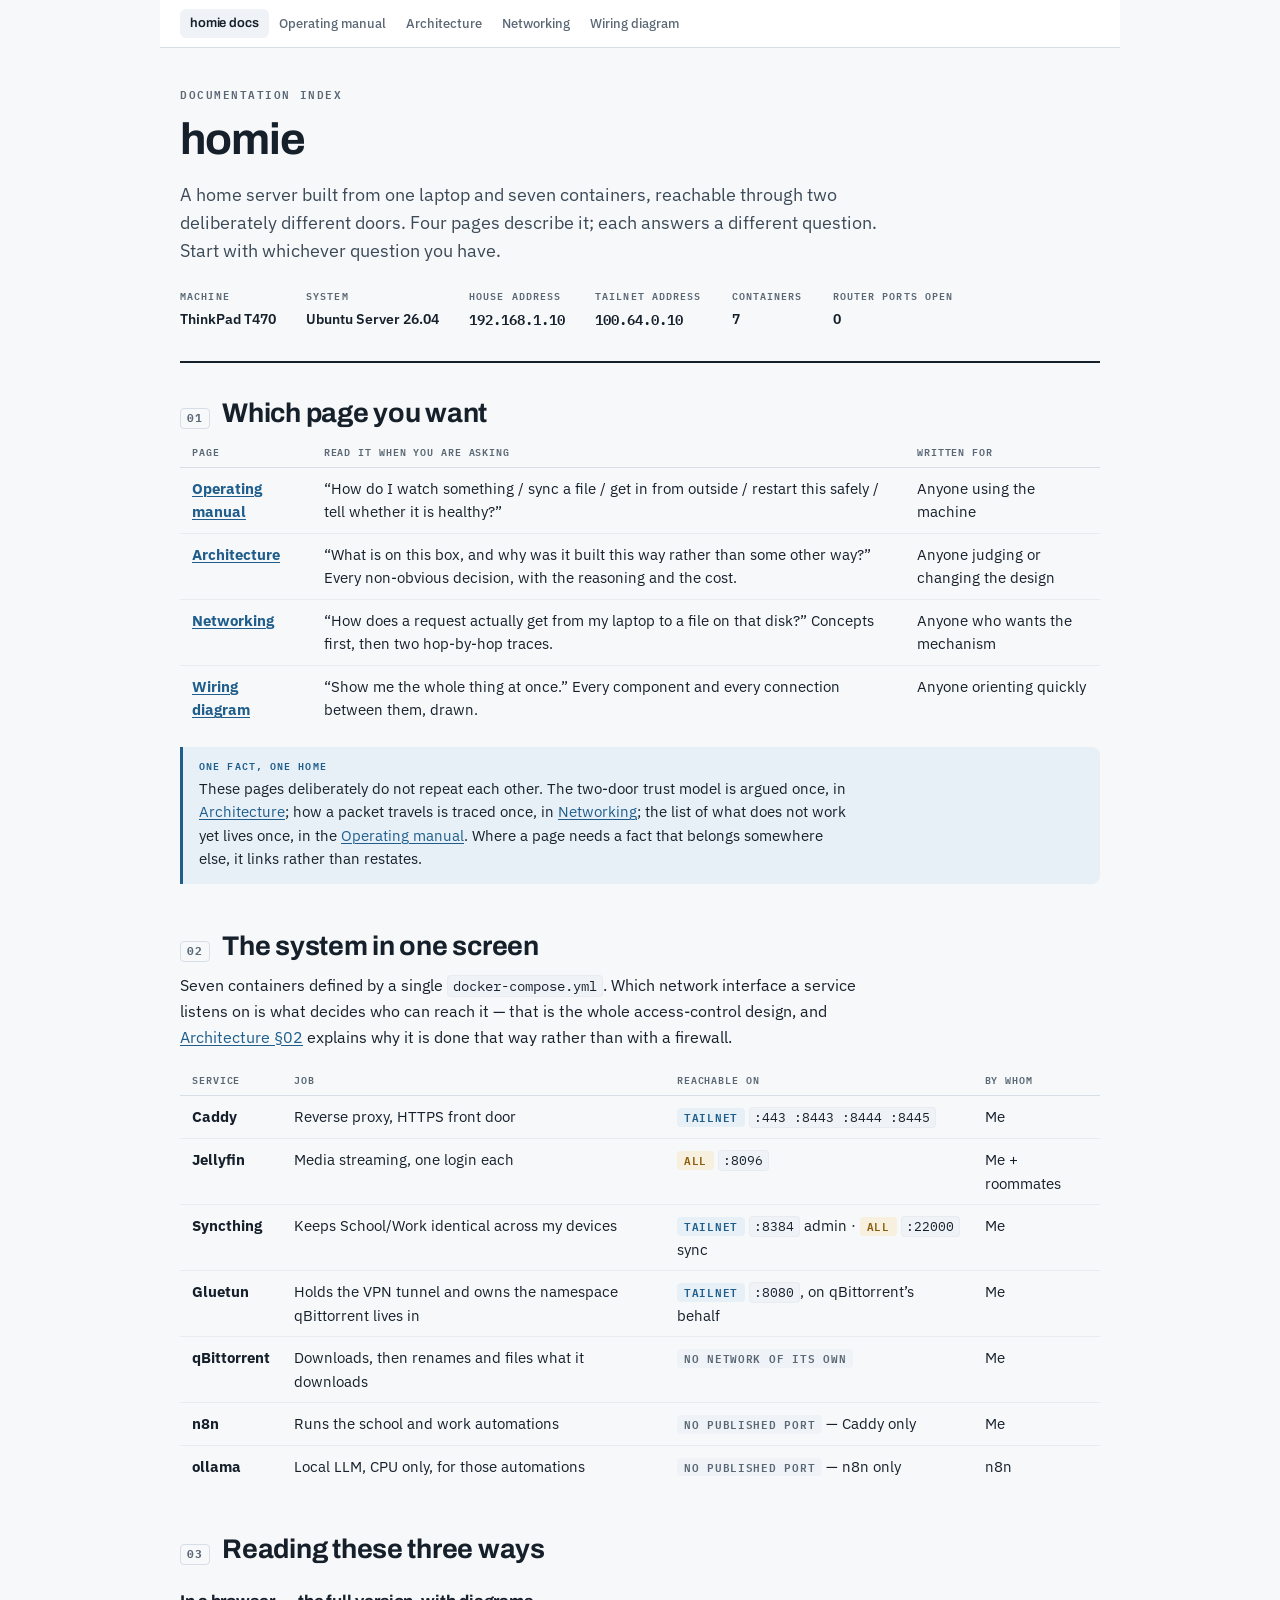
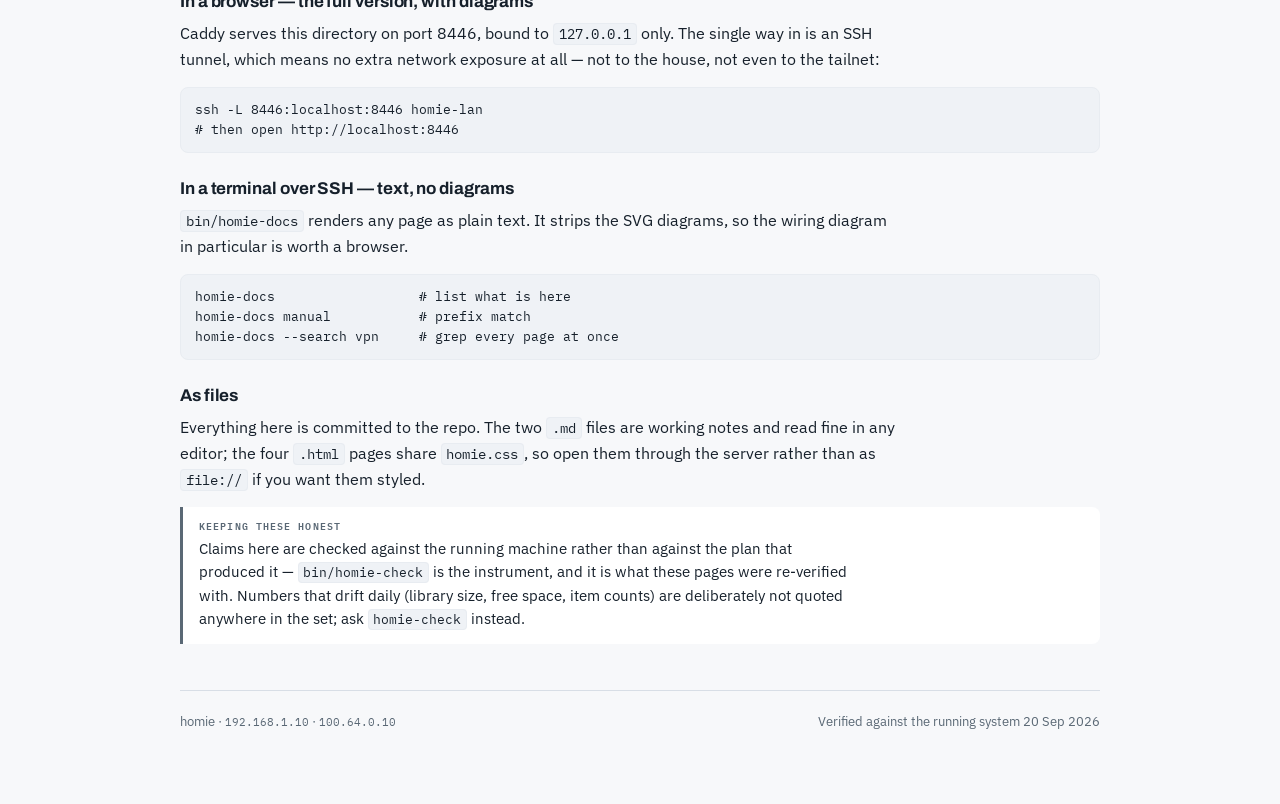
<file: docs/index.html>
<!doctype html>
<html lang="en">
<head>
<meta charset="utf-8">
<meta name="viewport" content="width=device-width,initial-scale=1,viewport-fit=cover">
<title>homie — documentation</title>
<link rel="preconnect" href="https://fonts.googleapis.com">
<link rel="preconnect" href="https://fonts.gstatic.com" crossorigin>
<link rel="stylesheet" href="https://fonts.googleapis.com/css2?family=Archivo:wght@600;700;800&family=IBM+Plex+Mono:wght@400;500;600&family=IBM+Plex+Sans:wght@400;500;600&display=swap">
<link rel="stylesheet" href="homie.css">
</head>
<body>
<div class="wrap">

<nav class="nav">
  <a class="nav-home" href="index.html" aria-current="page">homie docs</a>
  <a href="operating-manual.html">Operating manual</a>
  <a href="architecture.html">Architecture</a>
  <a href="networking.html">Networking</a>
  <a href="wiring-diagram.html">Wiring diagram</a>
</nav>

<header class="masthead">
  <div class="eyebrow">Documentation index</div>
  <h1>homie</h1>
  <p class="standfirst">
    A home server built from one laptop and seven containers, reachable through two
    deliberately different doors. Four pages describe it; each answers a different
    question. Start with whichever question you have.
  </p>
  <div class="facts">
    <div><div class="lbl">Machine</div><div class="val">ThinkPad T470</div></div>
    <div><div class="lbl">System</div><div class="val">Ubuntu Server 26.04</div></div>
    <div><div class="lbl">House address</div><div class="val mono">192.168.1.10</div></div>
    <div><div class="lbl">Tailnet address</div><div class="val mono">100.64.0.10</div></div>
    <div><div class="lbl">Containers</div><div class="val">7</div></div>
    <div><div class="lbl">Router ports open</div><div class="val">0</div></div>
  </div>
</header>

<section id="map">
  <div class="sec-head"><span class="sec-num">01</span><h2>Which page you want</h2></div>

  <div class="tablewrap">
  <table>
    <thead>
      <tr><th>Page</th><th>Read it when you are asking</th><th>Written for</th></tr>
    </thead>
    <tbody>
      <tr>
        <td><a href="operating-manual.html"><strong>Operating manual</strong></a></td>
        <td>“How do I watch something / sync a file / get in from outside / restart this
            safely / tell whether it is healthy?”</td>
        <td>Anyone using the machine</td>
      </tr>
      <tr>
        <td><a href="architecture.html"><strong>Architecture</strong></a></td>
        <td>“What is on this box, and why was it built this way rather than some other
            way?” Every non-obvious decision, with the reasoning and the cost.</td>
        <td>Anyone judging or changing the design</td>
      </tr>
      <tr>
        <td><a href="networking.html"><strong>Networking</strong></a></td>
        <td>“How does a request actually get from my laptop to a file on that disk?”
            Concepts first, then two hop-by-hop traces.</td>
        <td>Anyone who wants the mechanism</td>
      </tr>
      <tr>
        <td><a href="wiring-diagram.html"><strong>Wiring diagram</strong></a></td>
        <td>“Show me the whole thing at once.” Every component and every connection
            between them, drawn.</td>
        <td>Anyone orienting quickly</td>
      </tr>
    </tbody>
  </table>
  </div>

  <div class="note note-info">
    <span class="lbl">One fact, one home</span>
    <p>These pages deliberately do not repeat each other. The two-door trust model is
      argued once, in <a href="architecture.html">Architecture</a>; how a packet travels
      is traced once, in <a href="networking.html">Networking</a>; the list of what does
      not work yet lives once, in the
      <a href="operating-manual.html#gaps">Operating manual</a>. Where a page needs a
      fact that belongs somewhere else, it links rather than restates.</p>
  </div>
</section>

<section id="glance">
  <div class="sec-head"><span class="sec-num">02</span><h2>The system in one screen</h2></div>
  <p>
    Seven containers defined by a single <code>docker-compose.yml</code>. Which network
    interface a service listens on is what decides who can reach it — that is the whole
    access-control design, and <a href="architecture.html#doors">Architecture §02</a>
    explains why it is done that way rather than with a firewall.
  </p>

  <div class="tablewrap">
  <table>
    <thead>
      <tr><th>Service</th><th>Job</th><th>Reachable on</th><th>By whom</th></tr>
    </thead>
    <tbody>
      <tr><td><strong>Caddy</strong></td><td>Reverse proxy, HTTPS front door</td>
          <td><span class="tag tag-tailnet">tailnet</span> <code>:443 :8443 :8444 :8445</code></td><td>Me</td></tr>
      <tr><td><strong>Jellyfin</strong></td><td>Media streaming, one login each</td>
          <td><span class="tag tag-lan">all</span> <code>:8096</code></td><td>Me + roommates</td></tr>
      <tr><td><strong>Syncthing</strong></td><td>Keeps School/Work identical across my devices</td>
          <td><span class="tag tag-tailnet">tailnet</span> <code>:8384</code> admin · <span class="tag tag-lan">all</span> <code>:22000</code> sync</td><td>Me</td></tr>
      <tr><td><strong>Gluetun</strong></td><td>Holds the VPN tunnel and owns the namespace qBittorrent lives in</td>
          <td><span class="tag tag-tailnet">tailnet</span> <code>:8080</code>, on qBittorrent’s behalf</td><td>Me</td></tr>
      <tr><td><strong>qBittorrent</strong></td><td>Downloads, then renames and files what it downloads</td>
          <td><span class="tag">no network of its own</span></td><td>Me</td></tr>
      <tr><td><strong>n8n</strong></td><td>Runs the school and work automations</td>
          <td><span class="tag">no published port</span> — Caddy only</td><td>Me</td></tr>
      <tr><td><strong>ollama</strong></td><td>Local LLM, CPU only, for those automations</td>
          <td><span class="tag">no published port</span> — n8n only</td><td>n8n</td></tr>
    </tbody>
  </table>
  </div>
</section>

<section id="reading">
  <div class="sec-head"><span class="sec-num">03</span><h2>Reading these three ways</h2></div>

  <h3>In a browser — the full version, with diagrams</h3>
  <p>
    Caddy serves this directory on port 8446, bound to <code>127.0.0.1</code> only. The
    single way in is an SSH tunnel, which means no extra network exposure at all — not to
    the house, not even to the tailnet:
  </p>
<pre><code>ssh -L 8446:localhost:8446 homie-lan
# then open http://localhost:8446</code></pre>

  <h3>In a terminal over SSH — text, no diagrams</h3>
  <p>
    <code>bin/homie-docs</code> renders any page as plain text. It strips the SVG
    diagrams, so the wiring diagram in particular is worth a browser.
  </p>
<pre><code>homie-docs                  # list what is here
homie-docs manual           # prefix match
homie-docs --search vpn     # grep every page at once</code></pre>

  <h3>As files</h3>
  <p>
    Everything here is committed to the repo. The two <code>.md</code> files are working
    notes and read fine in any editor; the four <code>.html</code> pages share
    <code>homie.css</code>, so open them through the server rather than as
    <code>file://</code> if you want them styled.
  </p>

  <div class="note">
    <span class="lbl">Keeping these honest</span>
    <p>
      Claims here are checked against the running machine rather than against the plan
      that produced it — <code>bin/homie-check</code> is the instrument, and it is what
      these pages were re-verified with. Numbers that drift daily (library size, free
      space, item counts) are deliberately not quoted anywhere in the set; ask
      <code>homie-check</code> instead.
    </p>
  </div>
</section>

<footer>
  <span>homie · <span class="mono">192.168.1.10</span> · <span class="mono">100.64.0.10</span></span>
  <span>Verified against the running system 20 Sep 2026</span>
</footer>

</div>
</body>
</html>
</file>
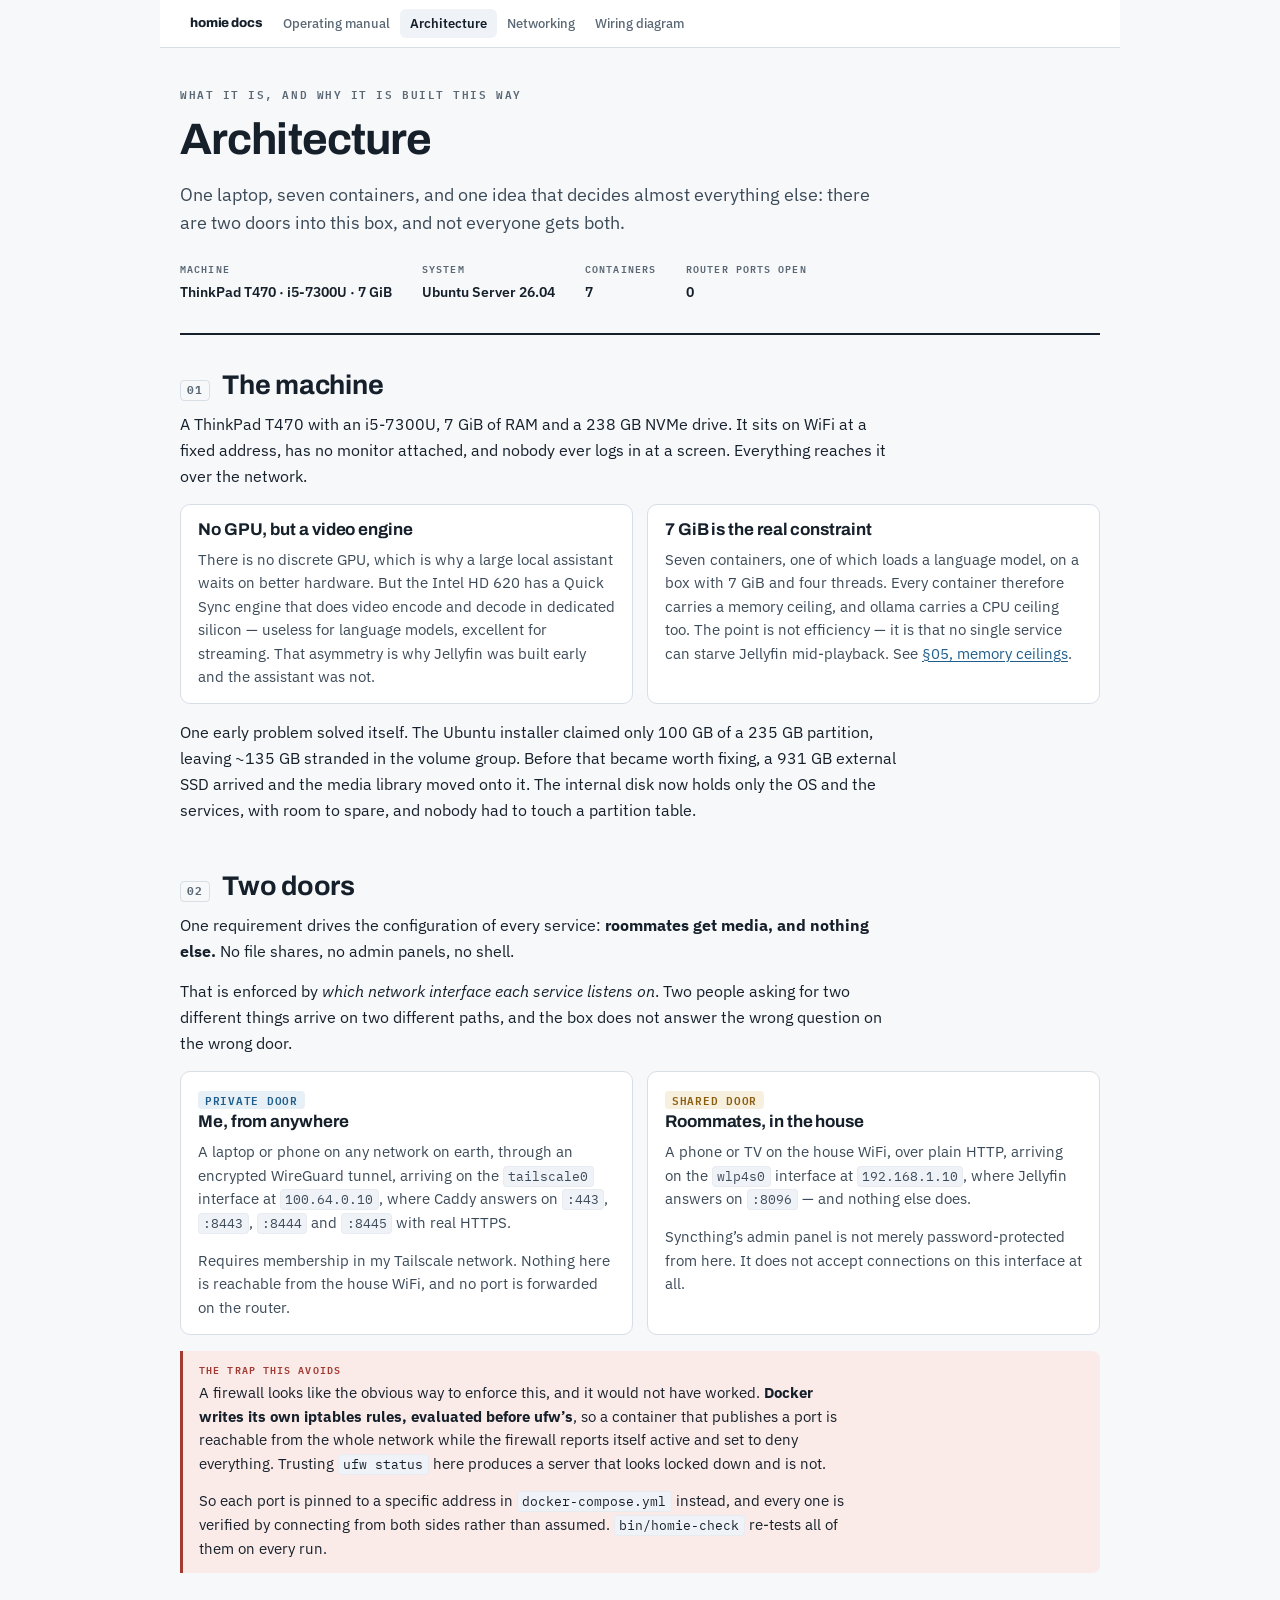
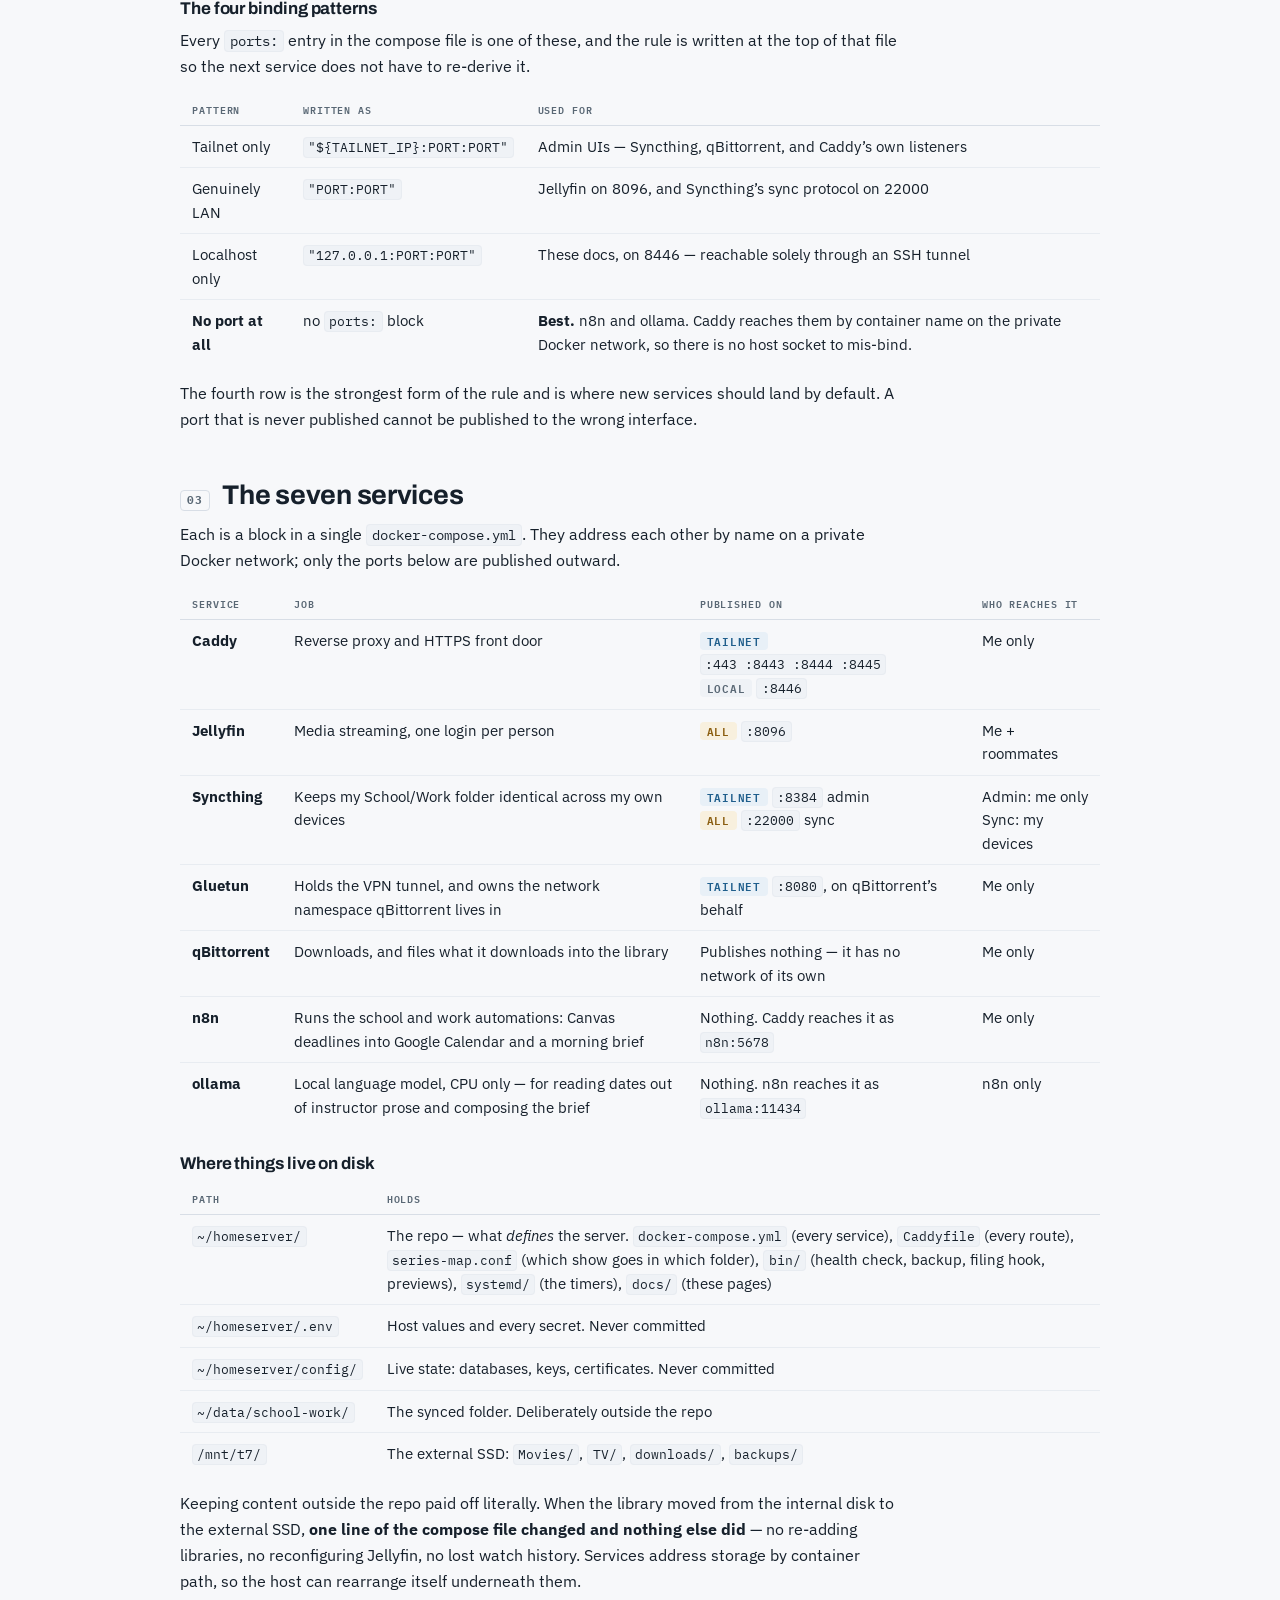
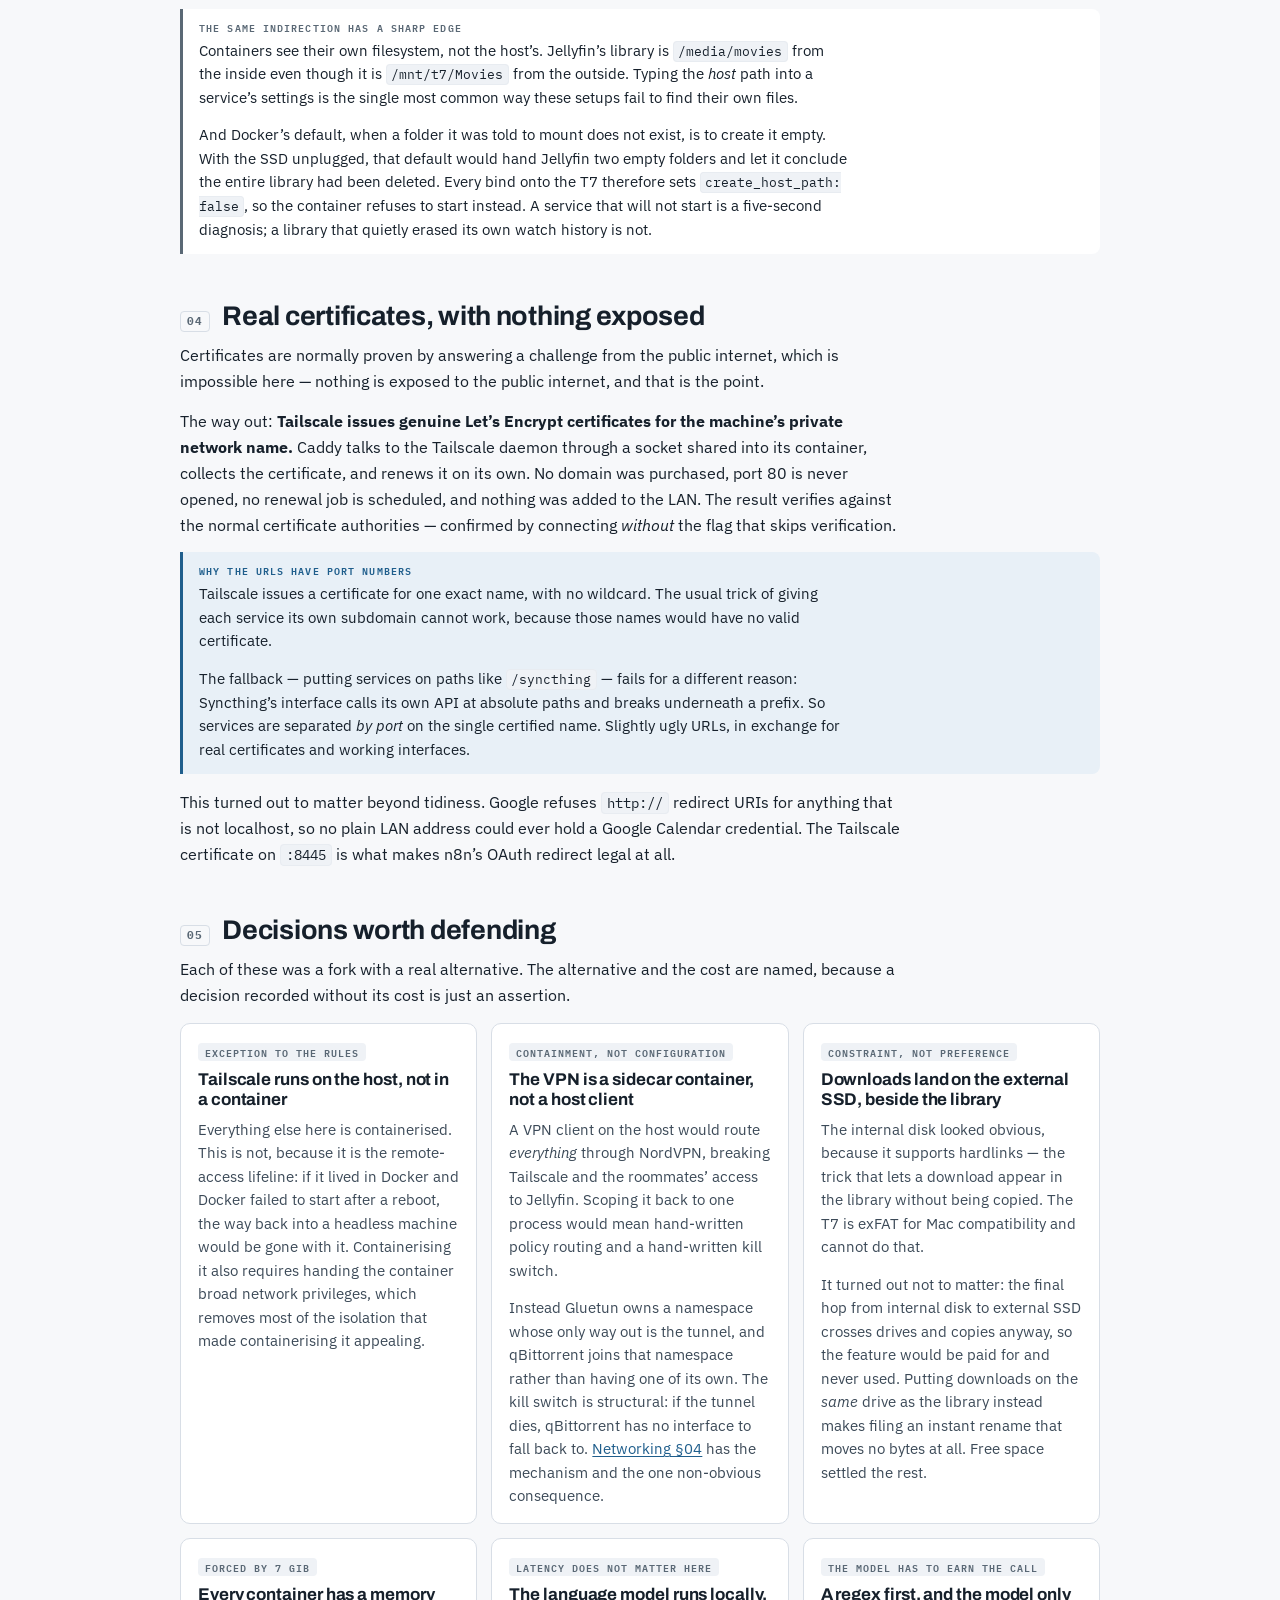
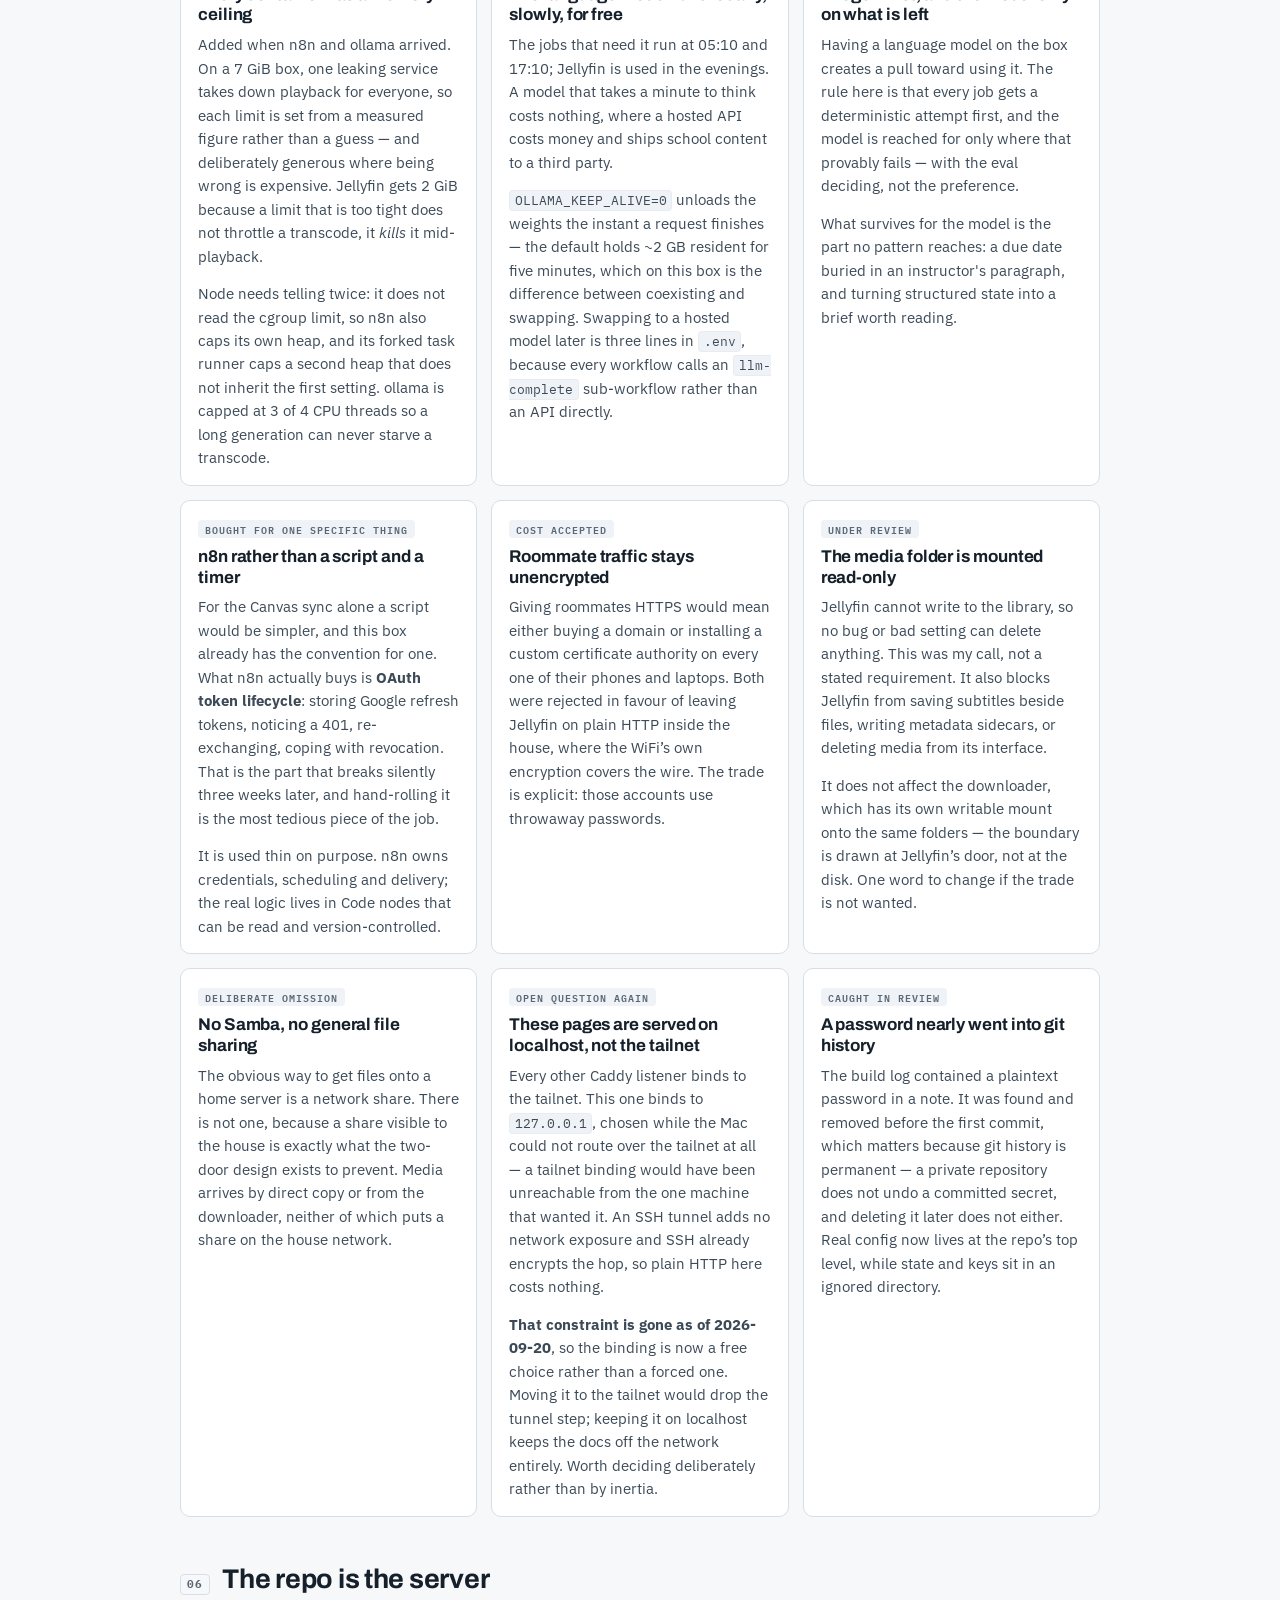
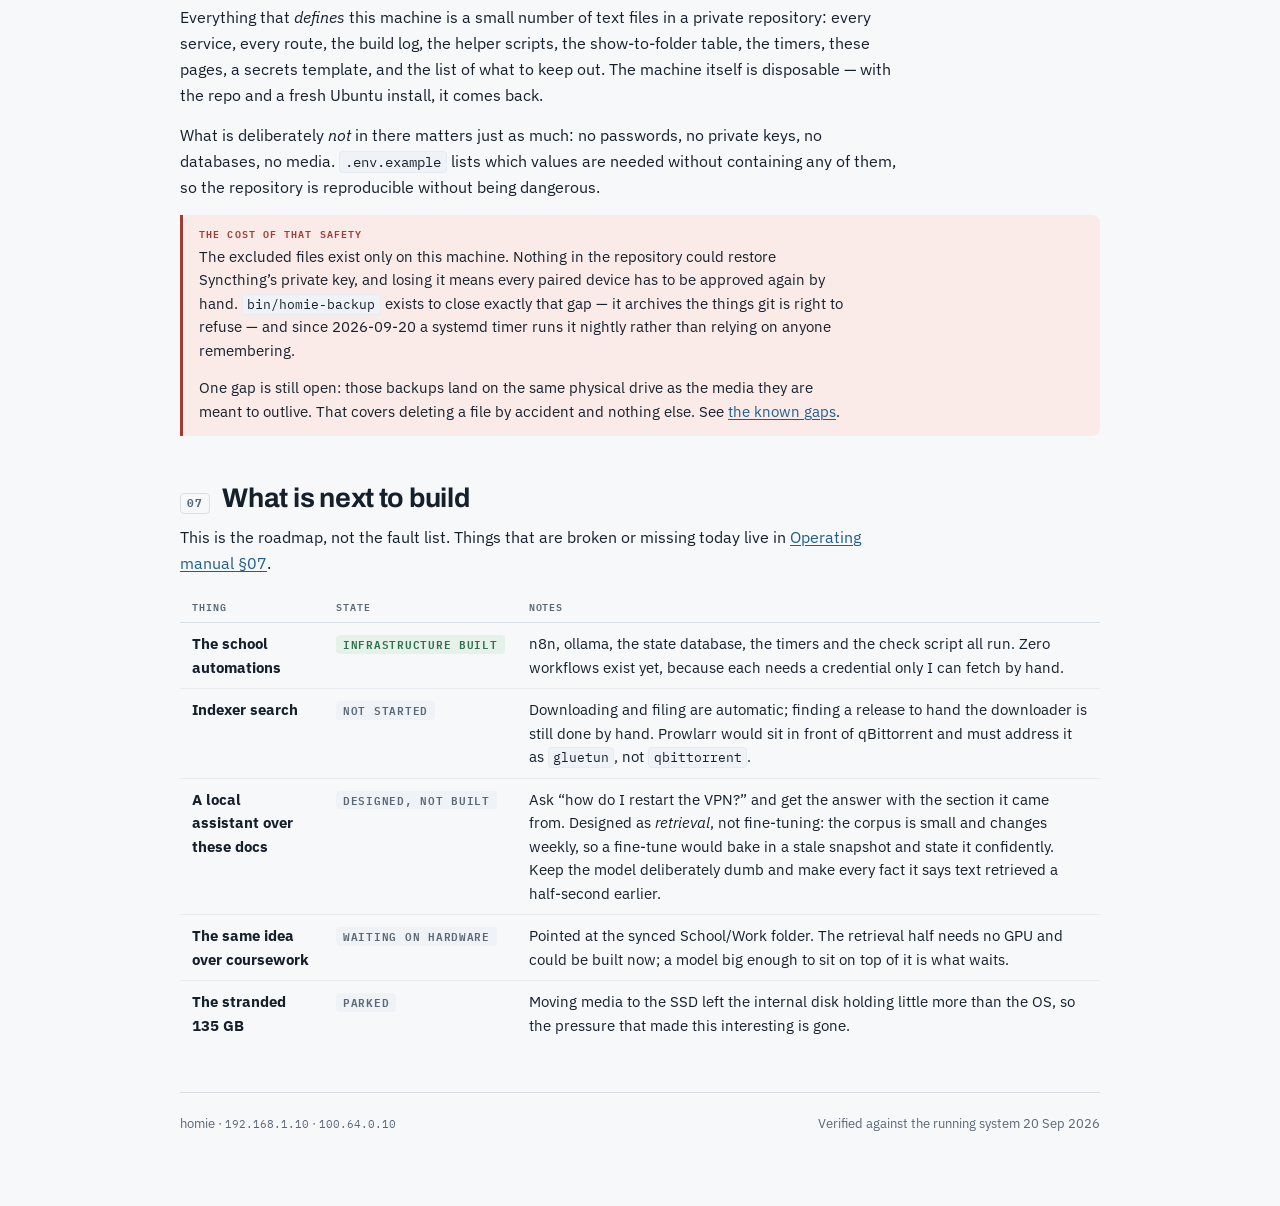
<file: docs/architecture.html>
<!doctype html>
<html lang="en">
<head>
<meta charset="utf-8">
<meta name="viewport" content="width=device-width,initial-scale=1,viewport-fit=cover">
<title>homie — architecture</title>
<link rel="preconnect" href="https://fonts.googleapis.com">
<link rel="preconnect" href="https://fonts.gstatic.com" crossorigin>
<link rel="stylesheet" href="https://fonts.googleapis.com/css2?family=Archivo:wght@600;700;800&family=IBM+Plex+Mono:wght@400;500;600&family=IBM+Plex+Sans:wght@400;500;600&display=swap">
<link rel="stylesheet" href="homie.css">
</head>
<body>
<div class="wrap">

<nav class="nav">
  <a class="nav-home" href="index.html">homie docs</a>
  <a href="operating-manual.html">Operating manual</a>
  <a href="architecture.html" aria-current="page">Architecture</a>
  <a href="networking.html">Networking</a>
  <a href="wiring-diagram.html">Wiring diagram</a>
</nav>

<header class="masthead">
  <div class="eyebrow">What it is, and why it is built this way</div>
  <h1>Architecture</h1>
  <p class="standfirst">
    One laptop, seven containers, and one idea that decides almost everything else:
    there are two doors into this box, and not everyone gets both.
  </p>
  <div class="facts">
    <div><div class="lbl">Machine</div><div class="val">ThinkPad T470 · i5-7300U · 7 GiB</div></div>
    <div><div class="lbl">System</div><div class="val">Ubuntu Server 26.04</div></div>
    <div><div class="lbl">Containers</div><div class="val">7</div></div>
    <div><div class="lbl">Router ports open</div><div class="val">0</div></div>
  </div>
</header>

<section id="machine">
  <div class="sec-head"><span class="sec-num">01</span><h2>The machine</h2></div>
  <p>
    A ThinkPad T470 with an i5-7300U, 7 GiB of RAM and a 238 GB NVMe drive. It sits on
    WiFi at a fixed address, has no monitor attached, and nobody ever logs in at a
    screen. Everything reaches it over the network.
  </p>

  <div class="cards cards-2">
    <div class="card">
      <h3>No GPU, but a video engine</h3>
      <p>
        There is no discrete GPU, which is why a large local assistant waits on better
        hardware. But the Intel HD 620 has a Quick Sync engine that does video encode and
        decode in dedicated silicon — useless for language models, excellent for
        streaming. That asymmetry is why Jellyfin was built early and the assistant was
        not.
      </p>
    </div>
    <div class="card">
      <h3>7 GiB is the real constraint</h3>
      <p>
        Seven containers, one of which loads a language model, on a box with 7 GiB and
        four threads. Every container therefore carries a memory ceiling, and ollama
        carries a CPU ceiling too. The point is not efficiency — it is that no single
        service can starve Jellyfin mid-playback. See
        <a href="#limits">§05, memory ceilings</a>.
      </p>
    </div>
  </div>

  <p>
    One early problem solved itself. The Ubuntu installer claimed only 100 GB of a 235 GB
    partition, leaving ~135 GB stranded in the volume group. Before that became worth
    fixing, a 931 GB external SSD arrived and the media library moved onto it. The
    internal disk now holds only the OS and the services, with room to spare, and nobody
    had to touch a partition table.
  </p>
</section>

<section id="doors">
  <div class="sec-head"><span class="sec-num">02</span><h2>Two doors</h2></div>
  <p>
    One requirement drives the configuration of every service: <strong>roommates get
    media, and nothing else.</strong> No file shares, no admin panels, no shell.
  </p>
  <p>
    That is enforced by <em>which network interface each service listens on</em>. Two
    people asking for two different things arrive on two different paths, and the box
    does not answer the wrong question on the wrong door.
  </p>

  <div class="cards cards-2">
    <div class="card">
      <span class="tag tag-tailnet">Private door</span>
      <h3>Me, from anywhere</h3>
      <p>
        A laptop or phone on any network on earth, through an encrypted WireGuard tunnel,
        arriving on the <code>tailscale0</code> interface at <code>100.64.0.10</code>,
        where Caddy answers on <code>:443</code>, <code>:8443</code>, <code>:8444</code>
        and <code>:8445</code> with real HTTPS.
      </p>
      <p>
        Requires membership in my Tailscale network. Nothing here is reachable from the
        house WiFi, and no port is forwarded on the router.
      </p>
    </div>
    <div class="card">
      <span class="tag tag-lan">Shared door</span>
      <h3>Roommates, in the house</h3>
      <p>
        A phone or TV on the house WiFi, over plain HTTP, arriving on the
        <code>wlp4s0</code> interface at <code>192.168.1.10</code>, where Jellyfin
        answers on <code>:8096</code> — and nothing else does.
      </p>
      <p>
        Syncthing’s admin panel is not merely password-protected from here. It does not
        accept connections on this interface at all.
      </p>
    </div>
  </div>

  <div class="note note-warn">
    <span class="lbl">The trap this avoids</span>
    <p>
      A firewall looks like the obvious way to enforce this, and it would not have
      worked. <strong>Docker writes its own iptables rules, evaluated before ufw’s</strong>,
      so a container that publishes a port is reachable from the whole network while the
      firewall reports itself active and set to deny everything. Trusting
      <code>ufw status</code> here produces a server that looks locked down and is not.
    </p>
    <p>
      So each port is pinned to a specific address in <code>docker-compose.yml</code>
      instead, and every one is verified by connecting from both sides rather than
      assumed. <code>bin/homie-check</code> re-tests all of them on every run.
    </p>
  </div>

  <h3>The four binding patterns</h3>
  <p>
    Every <code>ports:</code> entry in the compose file is one of these, and the rule is
    written at the top of that file so the next service does not have to re-derive it.
  </p>
  <div class="tablewrap">
  <table>
    <thead><tr><th>Pattern</th><th>Written as</th><th>Used for</th></tr></thead>
    <tbody>
      <tr><td>Tailnet only</td><td><code>"${TAILNET_IP}:PORT:PORT"</code></td>
          <td>Admin UIs — Syncthing, qBittorrent, and Caddy’s own listeners</td></tr>
      <tr><td>Genuinely LAN</td><td><code>"PORT:PORT"</code></td>
          <td>Jellyfin on 8096, and Syncthing’s sync protocol on 22000</td></tr>
      <tr><td>Localhost only</td><td><code>"127.0.0.1:PORT:PORT"</code></td>
          <td>These docs, on 8446 — reachable solely through an SSH tunnel</td></tr>
      <tr><td><strong>No port at all</strong></td><td>no <code>ports:</code> block</td>
          <td><strong>Best.</strong> n8n and ollama. Caddy reaches them by container name
              on the private Docker network, so there is no host socket to mis-bind.</td></tr>
    </tbody>
  </table>
  </div>
  <p>
    The fourth row is the strongest form of the rule and is where new services should
    land by default. A port that is never published cannot be published to the wrong
    interface.
  </p>
</section>

<section id="services">
  <div class="sec-head"><span class="sec-num">03</span><h2>The seven services</h2></div>
  <p>
    Each is a block in a single <code>docker-compose.yml</code>. They address each other
    by name on a private Docker network; only the ports below are published outward.
  </p>

  <div class="tablewrap">
  <table>
    <thead><tr><th>Service</th><th>Job</th><th>Published on</th><th>Who reaches it</th></tr></thead>
    <tbody>
      <tr><td><strong>Caddy</strong></td>
          <td>Reverse proxy and HTTPS front door</td>
          <td><span class="tag tag-tailnet">tailnet</span> <code>:443 :8443 :8444 :8445</code><br>
              <span class="tag">local</span> <code>:8446</code></td>
          <td>Me only</td></tr>
      <tr><td><strong>Jellyfin</strong></td>
          <td>Media streaming, one login per person</td>
          <td><span class="tag tag-lan">all</span> <code>:8096</code></td>
          <td>Me + roommates</td></tr>
      <tr><td><strong>Syncthing</strong></td>
          <td>Keeps my School/Work folder identical across my own devices</td>
          <td><span class="tag tag-tailnet">tailnet</span> <code>:8384</code> admin<br>
              <span class="tag tag-lan">all</span> <code>:22000</code> sync</td>
          <td>Admin: me only<br>Sync: my devices</td></tr>
      <tr><td><strong>Gluetun</strong></td>
          <td>Holds the VPN tunnel, and owns the network namespace qBittorrent lives in</td>
          <td><span class="tag tag-tailnet">tailnet</span> <code>:8080</code>,
              on qBittorrent’s behalf</td>
          <td>Me only</td></tr>
      <tr><td><strong>qBittorrent</strong></td>
          <td>Downloads, and files what it downloads into the library</td>
          <td>Publishes nothing — it has no network of its own</td>
          <td>Me only</td></tr>
      <tr><td><strong>n8n</strong></td>
          <td>Runs the school and work automations: Canvas deadlines into Google
              Calendar and a morning brief</td>
          <td>Nothing. Caddy reaches it as <code>n8n:5678</code></td>
          <td>Me only</td></tr>
      <tr><td><strong>ollama</strong></td>
          <td>Local language model, CPU only — for reading dates out of instructor prose and composing the brief</td>
          <td>Nothing. n8n reaches it as <code>ollama:11434</code></td>
          <td>n8n only</td></tr>
    </tbody>
  </table>
  </div>

  <h3>Where things live on disk</h3>
  <div class="tablewrap">
  <table>
    <thead><tr><th>Path</th><th>Holds</th></tr></thead>
    <tbody>
      <tr><td><code>~/homeserver/</code></td>
          <td>The repo — what <em>defines</em> the server. <code>docker-compose.yml</code>
              (every service), <code>Caddyfile</code> (every route),
              <code>series-map.conf</code> (which show goes in which folder),
              <code>bin/</code> (health check, backup, filing hook, previews),
              <code>systemd/</code> (the timers), <code>docs/</code> (these pages)</td></tr>
      <tr><td><code>~/homeserver/.env</code></td>
          <td>Host values and every secret. Never committed</td></tr>
      <tr><td><code>~/homeserver/config/</code></td>
          <td>Live state: databases, keys, certificates. Never committed</td></tr>
      <tr><td><code>~/data/school-work/</code></td>
          <td>The synced folder. Deliberately outside the repo</td></tr>
      <tr><td><code>/mnt/t7/</code></td>
          <td>The external SSD: <code>Movies/</code>, <code>TV/</code>,
              <code>downloads/</code>, <code>backups/</code></td></tr>
    </tbody>
  </table>
  </div>

  <p>
    Keeping content outside the repo paid off literally. When the library moved from the
    internal disk to the external SSD, <strong>one line of the compose file changed and
    nothing else did</strong> — no re-adding libraries, no reconfiguring Jellyfin, no
    lost watch history. Services address storage by container path, so the host can
    rearrange itself underneath them.
  </p>

  <div class="note">
    <span class="lbl">The same indirection has a sharp edge</span>
    <p>
      Containers see their own filesystem, not the host’s. Jellyfin’s library is
      <code>/media/movies</code> from the inside even though it is
      <code>/mnt/t7/Movies</code> from the outside. Typing the <em>host</em> path into a
      service’s settings is the single most common way these setups fail to find their
      own files.
    </p>
    <p>
      And Docker’s default, when a folder it was told to mount does not exist, is to
      create it empty. With the SSD unplugged, that default would hand Jellyfin two empty
      folders and let it conclude the entire library had been deleted. Every bind onto
      the T7 therefore sets <code>create_host_path: false</code>, so the container
      refuses to start instead. A service that will not start is a five-second diagnosis;
      a library that quietly erased its own watch history is not.
    </p>
  </div>
</section>

<section id="https">
  <div class="sec-head"><span class="sec-num">04</span><h2>Real certificates, with nothing exposed</h2></div>
  <p>
    Certificates are normally proven by answering a challenge from the public internet,
    which is impossible here — nothing is exposed to the public internet, and that is the
    point.
  </p>
  <p>
    The way out: <strong>Tailscale issues genuine Let’s Encrypt certificates for the
    machine’s private network name.</strong> Caddy talks to the Tailscale daemon through
    a socket shared into its container, collects the certificate, and renews it on its
    own. No domain was purchased, port 80 is never opened, no renewal job is scheduled,
    and nothing was added to the LAN. The result verifies against the normal certificate
    authorities — confirmed by connecting <em>without</em> the flag that skips
    verification.
  </p>

  <div class="note note-info">
    <span class="lbl">Why the URLs have port numbers</span>
    <p>
      Tailscale issues a certificate for one exact name, with no wildcard. The usual
      trick of giving each service its own subdomain cannot work, because those names
      would have no valid certificate.
    </p>
    <p>
      The fallback — putting services on paths like <code>/syncthing</code> — fails for a
      different reason: Syncthing’s interface calls its own API at absolute paths and
      breaks underneath a prefix. So services are separated <em>by port</em> on the single
      certified name. Slightly ugly URLs, in exchange for real certificates and working
      interfaces.
    </p>
  </div>

  <p>
    This turned out to matter beyond tidiness. Google refuses <code>http://</code>
    redirect URIs for anything that is not localhost, so no plain LAN address could ever
    hold a Google Calendar credential. The Tailscale certificate on
    <code>:8445</code> is what makes n8n’s OAuth redirect legal at all.
  </p>
</section>

<section id="decisions">
  <div class="sec-head"><span class="sec-num">05</span><h2>Decisions worth defending</h2></div>
  <p>
    Each of these was a fork with a real alternative. The alternative and the cost are
    named, because a decision recorded without its cost is just an assertion.
  </p>

  <div class="cards cards-2">

    <div class="card" id="tailscale-host">
      <span class="verdict">Exception to the rules</span>
      <h3>Tailscale runs on the host, not in a container</h3>
      <p>
        Everything else here is containerised. This is not, because it is the
        remote-access lifeline: if it lived in Docker and Docker failed to start after a
        reboot, the way back into a headless machine would be gone with it.
        Containerising it also requires handing the container broad network privileges,
        which removes most of the isolation that made containerising it appealing.
      </p>
    </div>

    <div class="card" id="vpn-sidecar">
      <span class="verdict">Containment, not configuration</span>
      <h3>The VPN is a sidecar container, not a host client</h3>
      <p>
        A VPN client on the host would route <em>everything</em> through NordVPN,
        breaking Tailscale and the roommates’ access to Jellyfin. Scoping it back to one
        process would mean hand-written policy routing and a hand-written kill switch.
      </p>
      <p>
        Instead Gluetun owns a namespace whose only way out is the tunnel, and
        qBittorrent joins that namespace rather than having one of its own. The kill
        switch is structural: if the tunnel dies, qBittorrent has no interface to fall
        back to. <a href="networking.html#vpn">Networking §04</a> has the mechanism and
        the one non-obvious consequence.
      </p>
    </div>

    <div class="card" id="downloads-t7">
      <span class="verdict">Constraint, not preference</span>
      <h3>Downloads land on the external SSD, beside the library</h3>
      <p>
        The internal disk looked obvious, because it supports hardlinks — the trick that
        lets a download appear in the library without being copied. The T7 is exFAT for
        Mac compatibility and cannot do that.
      </p>
      <p>
        It turned out not to matter: the final hop from internal disk to external SSD
        crosses drives and copies anyway, so the feature would be paid for and never
        used. Putting downloads on the <em>same</em> drive as the library instead makes
        filing an instant rename that moves no bytes at all. Free space settled the rest.
      </p>
    </div>

    <div class="card" id="limits">
      <span class="verdict">Forced by 7 GiB</span>
      <h3>Every container has a memory ceiling</h3>
      <p>
        Added when n8n and ollama arrived. On a 7 GiB box, one leaking service takes down
        playback for everyone, so each limit is set from a measured figure rather than a
        guess — and deliberately generous where being wrong is expensive. Jellyfin gets
        2 GiB because a limit that is too tight does not throttle a transcode, it
        <em>kills</em> it mid-playback.
      </p>
      <p>
        Node needs telling twice: it does not read the cgroup limit, so n8n also caps its
        own heap, and its forked task runner caps a second heap that does not inherit the
        first setting. ollama is capped at 3 of 4 CPU threads so a long generation can
        never starve a transcode.
      </p>
    </div>

    <div class="card" id="ollama-local">
      <span class="verdict">Latency does not matter here</span>
      <h3>The language model runs locally, slowly, for free</h3>
      <p>
        The jobs that need it run at 05:10 and 17:10; Jellyfin is used in the evenings.
        A model that takes a minute to think costs nothing, where a hosted API costs money
        and ships school content to a third party.
      </p>
      <p>
        <code>OLLAMA_KEEP_ALIVE=0</code> unloads the weights the instant a request
        finishes — the default holds ~2 GB resident for five minutes, which on this box is
        the difference between coexisting and swapping. Swapping to a hosted model later
        is three lines in <code>.env</code>, because every workflow calls an
        <code>llm-complete</code> sub-workflow rather than an API directly.
      </p>
    </div>

    <div class="card" id="rules-before-model">
      <span class="verdict">The model has to earn the call</span>
      <h3>A regex first, and the model only on what is left</h3>
      <p>
        Having a language model on the box creates a pull toward using it. The rule here is
        that every job gets a deterministic attempt first, and the model is reached for only
        where that provably fails — with the eval deciding, not the preference.
      </p>
      <p>
        What survives for the model is the part no pattern reaches: a due date buried in an
        instructor's paragraph, and turning structured state into a brief worth reading.
      </p>
    </div>

    <div class="card" id="n8n-why">
      <span class="verdict">Bought for one specific thing</span>
      <h3>n8n rather than a script and a timer</h3>
      <p>
        For the Canvas sync alone a script would be simpler, and this box already has the
        convention for one. What n8n actually buys is <strong>OAuth token
        lifecycle</strong>: storing Google refresh tokens, noticing a 401, re-exchanging,
        coping with revocation. That is the part that breaks silently three weeks later,
        and hand-rolling it is the most tedious piece of the job.
      </p>
      <p>
        It is used thin on purpose. n8n owns credentials, scheduling and delivery; the
        real logic lives in Code nodes that can be read and version-controlled.
      </p>
    </div>

    <div class="card" id="roommate-http">
      <span class="verdict">Cost accepted</span>
      <h3>Roommate traffic stays unencrypted</h3>
      <p>
        Giving roommates HTTPS would mean either buying a domain or installing a custom
        certificate authority on every one of their phones and laptops. Both were
        rejected in favour of leaving Jellyfin on plain HTTP inside the house, where the
        WiFi’s own encryption covers the wire. The trade is explicit: those accounts use
        throwaway passwords.
      </p>
    </div>

    <div class="card" id="readonly">
      <span class="verdict">Under review</span>
      <h3>The media folder is mounted read-only</h3>
      <p>
        Jellyfin cannot write to the library, so no bug or bad setting can delete
        anything. This was my call, not a stated requirement. It also blocks Jellyfin from
        saving subtitles beside files, writing metadata sidecars, or deleting media from
        its interface.
      </p>
      <p>
        It does not affect the downloader, which has its own writable mount onto the same
        folders — the boundary is drawn at Jellyfin’s door, not at the disk. One word to
        change if the trade is not wanted.
      </p>
    </div>

    <div class="card" id="no-samba">
      <span class="verdict">Deliberate omission</span>
      <h3>No Samba, no general file sharing</h3>
      <p>
        The obvious way to get files onto a home server is a network share. There is not
        one, because a share visible to the house is exactly what the two-door design
        exists to prevent. Media arrives by direct copy or from the downloader, neither of
        which puts a share on the house network.
      </p>
    </div>

    <div class="card" id="docs-localhost">
      <span class="verdict">Open question again</span>
      <h3>These pages are served on localhost, not the tailnet</h3>
      <p>
        Every other Caddy listener binds to the tailnet. This one binds to
        <code>127.0.0.1</code>, chosen while the Mac could not route over the tailnet at
        all — a tailnet binding would have been unreachable from the one machine that
        wanted it. An SSH tunnel adds no network exposure and SSH already encrypts the
        hop, so plain HTTP here costs nothing.
      </p>
      <p>
        <strong>That constraint is gone as of 2026-09-20</strong>, so the binding is now a
        free choice rather than a forced one. Moving it to the tailnet would drop the
        tunnel step; keeping it on localhost keeps the docs off the network entirely.
        Worth deciding deliberately rather than by inertia.
      </p>
    </div>

    <div class="card" id="secret-caught">
      <span class="verdict">Caught in review</span>
      <h3>A password nearly went into git history</h3>
      <p>
        The build log contained a plaintext password in a note. It was found and removed
        before the first commit, which matters because git history is permanent — a
        private repository does not undo a committed secret, and deleting it later does
        not either. Real config now lives at the repo’s top level, while state and keys
        sit in an ignored directory.
      </p>
    </div>

  </div>
</section>

<section id="repo">
  <div class="sec-head"><span class="sec-num">06</span><h2>The repo is the server</h2></div>
  <p>
    Everything that <em>defines</em> this machine is a small number of text files in a
    private repository: every service, every route, the build log, the helper scripts,
    the show-to-folder table, the timers, these pages, a secrets template, and the list of
    what to keep out. The machine itself is disposable — with the repo and a fresh Ubuntu
    install, it comes back.
  </p>
  <p>
    What is deliberately <em>not</em> in there matters just as much: no passwords, no
    private keys, no databases, no media. <code>.env.example</code> lists which values are
    needed without containing any of them, so the repository is reproducible without
    being dangerous.
  </p>

  <div class="note note-warn">
    <span class="lbl">The cost of that safety</span>
    <p>
      The excluded files exist only on this machine. Nothing in the repository could
      restore Syncthing’s private key, and losing it means every paired device has to be
      approved again by hand. <code>bin/homie-backup</code> exists to close exactly that
      gap — it archives the things git is right to refuse — and since 2026-09-20 a systemd
      timer runs it nightly rather than relying on anyone remembering.
    </p>
    <p>
      One gap is still open: those backups land on the same physical drive as the media
      they are meant to outlive. That covers deleting a file by accident and nothing else.
      See <a href="operating-manual.html#gaps">the known gaps</a>.
    </p>
  </div>
</section>

<section id="next">
  <div class="sec-head"><span class="sec-num">07</span><h2>What is next to build</h2></div>
  <p>
    This is the roadmap, not the fault list. Things that are broken or missing today live
    in <a href="operating-manual.html#gaps">Operating manual §07</a>.
  </p>

  <div class="tablewrap">
  <table>
    <thead><tr><th>Thing</th><th>State</th><th>Notes</th></tr></thead>
    <tbody>
      <tr>
        <td><strong>The school automations</strong></td>
        <td><span class="tag tag-ok">Infrastructure built</span></td>
        <td>n8n, ollama, the state database, the timers and the check script all run.
            Zero workflows exist yet, because each needs a credential only I can fetch by
            hand.</td>
      </tr>
      <tr>
        <td><strong>Indexer search</strong></td>
        <td><span class="tag">Not started</span></td>
        <td>Downloading and filing are automatic; finding a release to hand the
            downloader is still done by hand. Prowlarr would sit in front of qBittorrent
            and must address it as <code>gluetun</code>, not <code>qbittorrent</code>.</td>
      </tr>
      <tr>
        <td><strong>A local assistant over these docs</strong></td>
        <td><span class="tag">Designed, not built</span></td>
        <td>Ask “how do I restart the VPN?” and get the answer with the section it came
            from. Designed as <em>retrieval</em>, not fine-tuning: the corpus is small and
            changes weekly, so a fine-tune would bake in a stale snapshot and state it
            confidently. Keep the model deliberately dumb and make every fact it says text
            retrieved a half-second earlier.</td>
      </tr>
      <tr>
        <td><strong>The same idea over coursework</strong></td>
        <td><span class="tag">Waiting on hardware</span></td>
        <td>Pointed at the synced School/Work folder. The retrieval half needs no GPU and
            could be built now; a model big enough to sit on top of it is what waits.</td>
      </tr>
      <tr>
        <td><strong>The stranded 135 GB</strong></td>
        <td><span class="tag">Parked</span></td>
        <td>Moving media to the SSD left the internal disk holding little more than the
            OS, so the pressure that made this interesting is gone.</td>
      </tr>
    </tbody>
  </table>
  </div>
</section>

<footer>
  <span>homie · <span class="mono">192.168.1.10</span> · <span class="mono">100.64.0.10</span></span>
  <span>Verified against the running system 20 Sep 2026</span>
</footer>

</div>
</body>
</html>
</file>
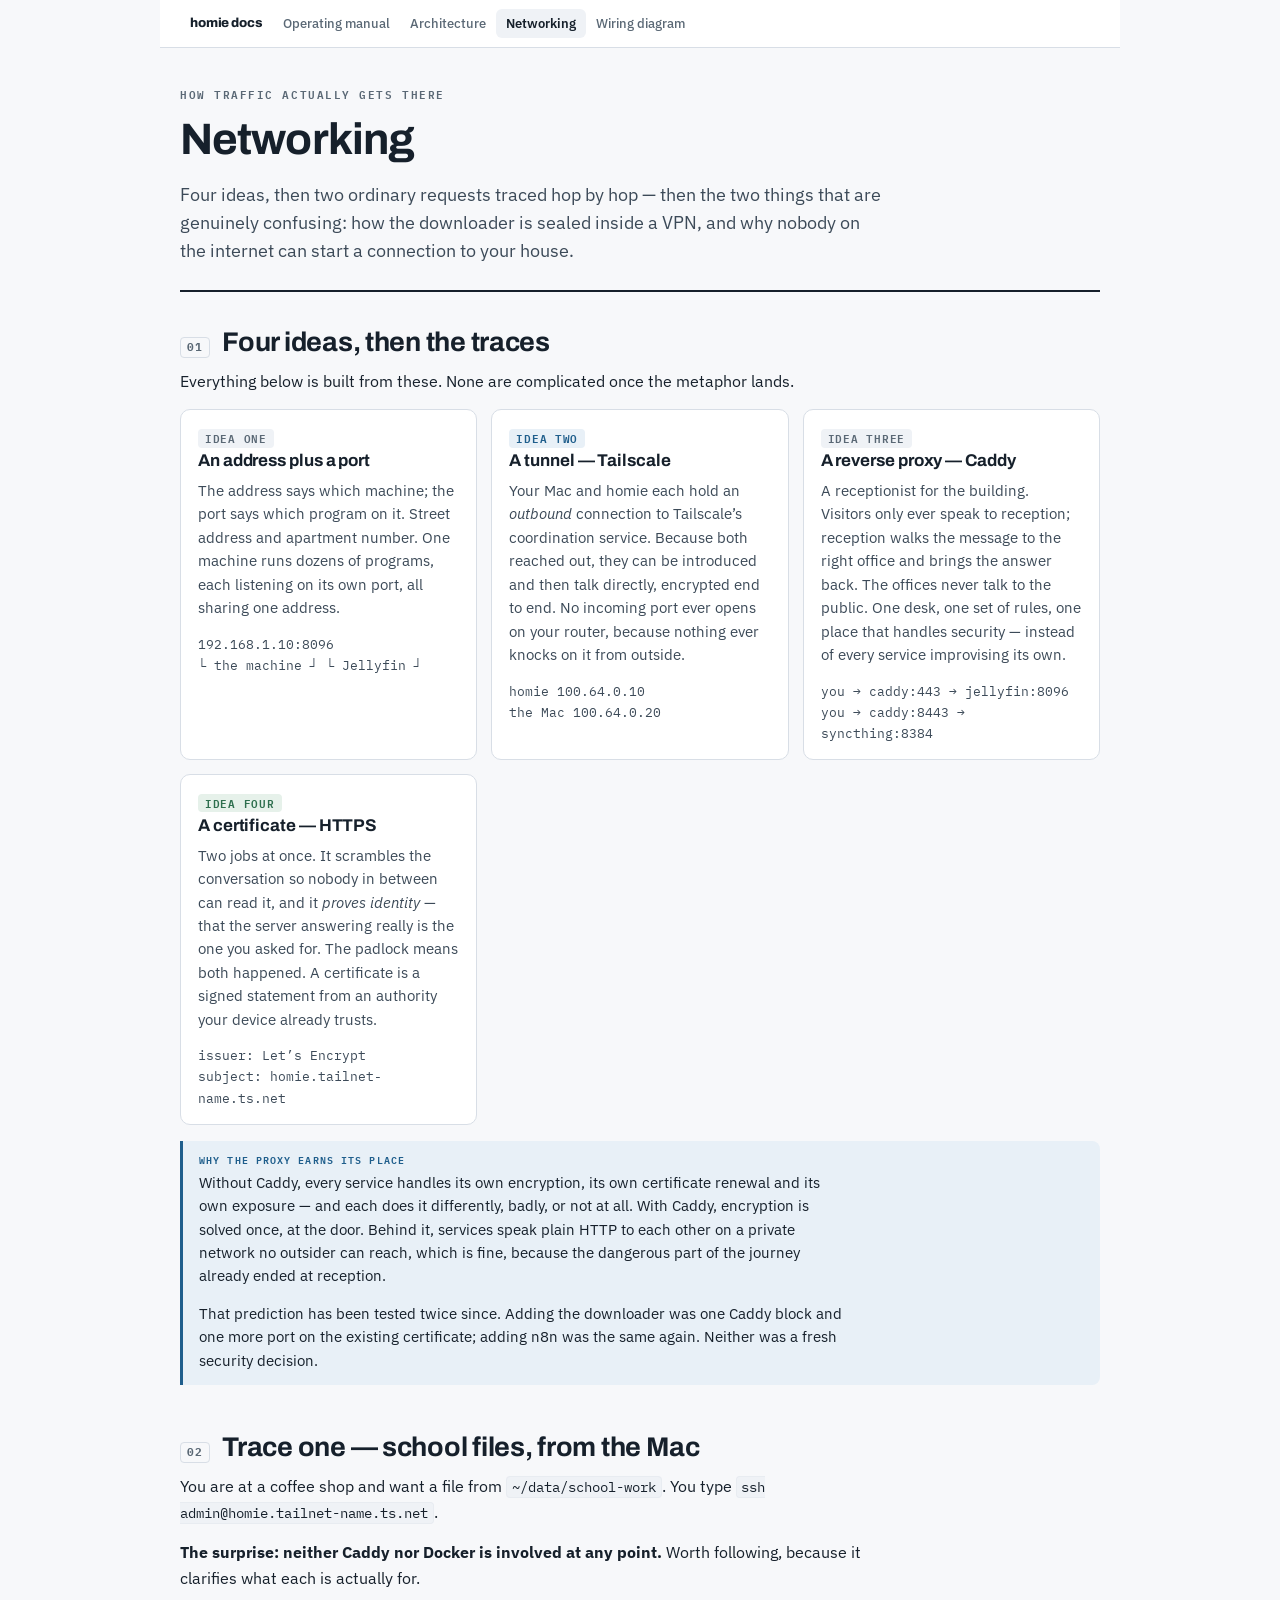
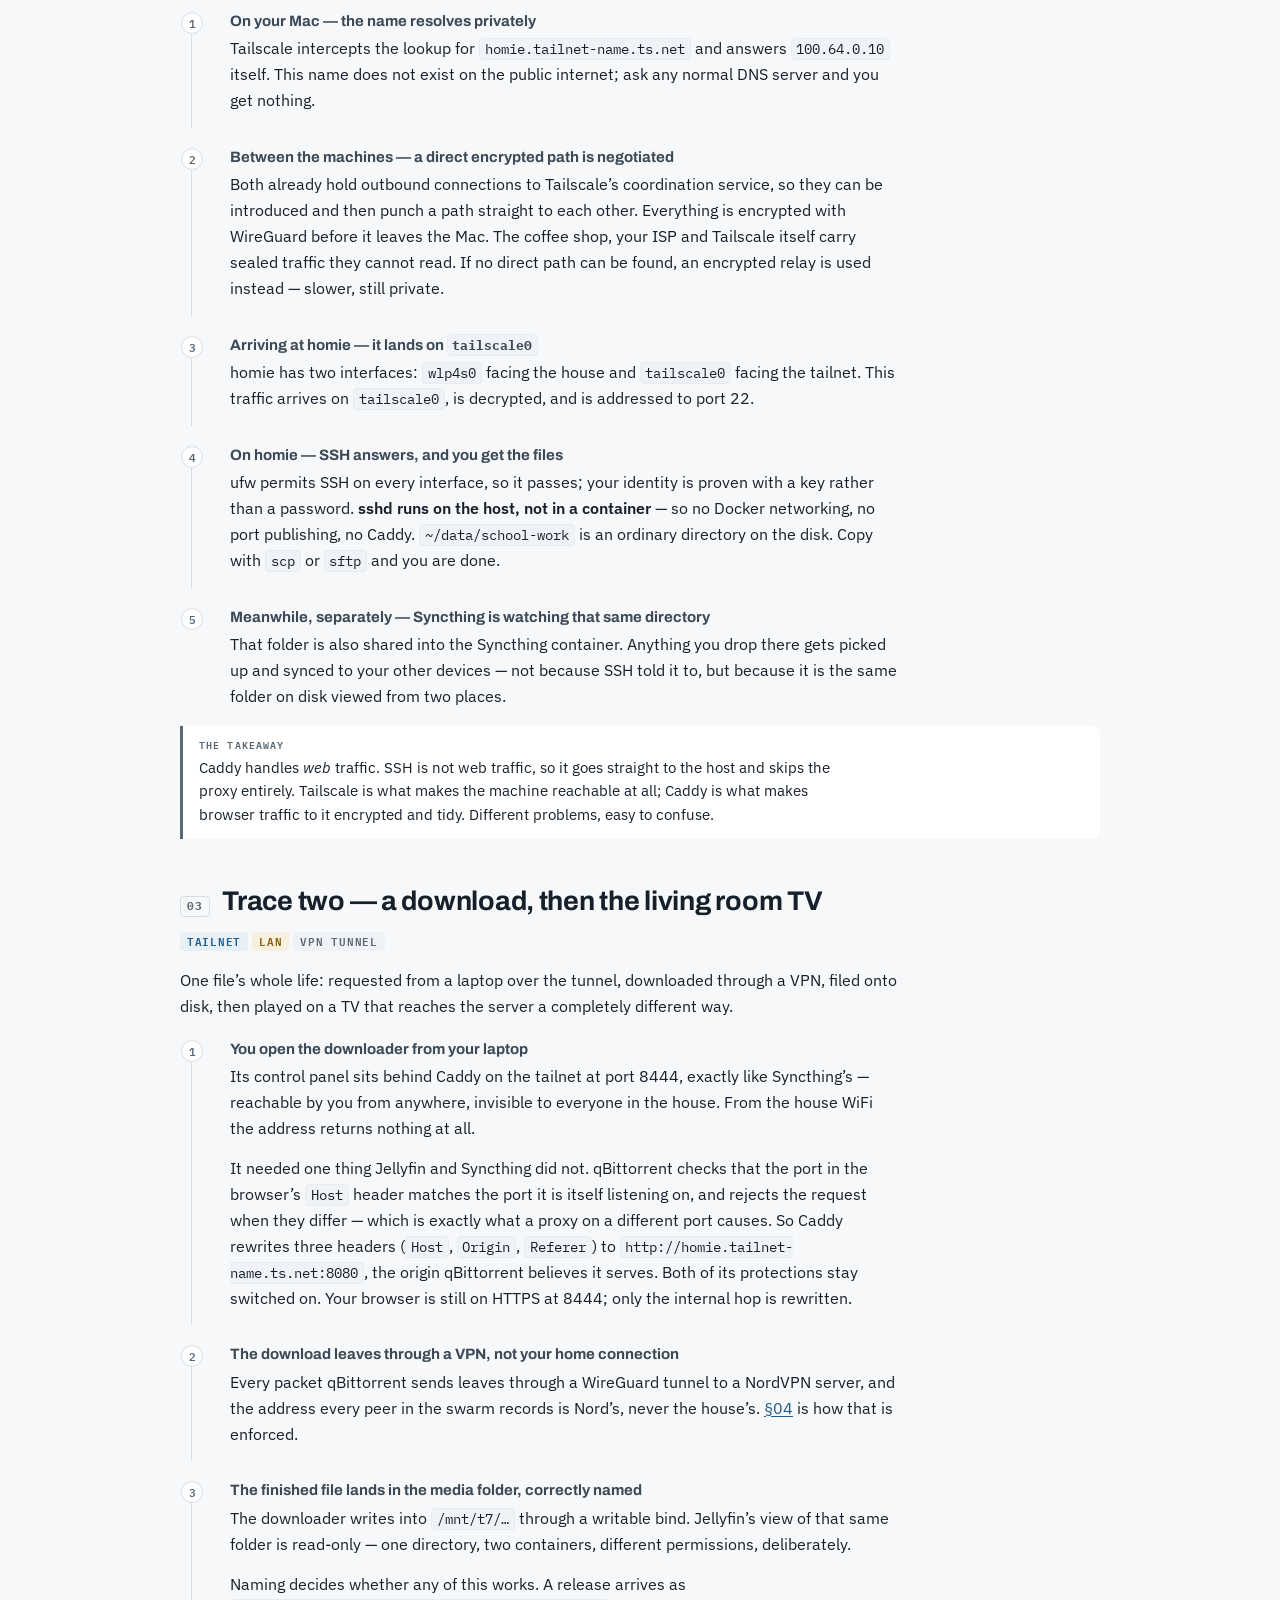
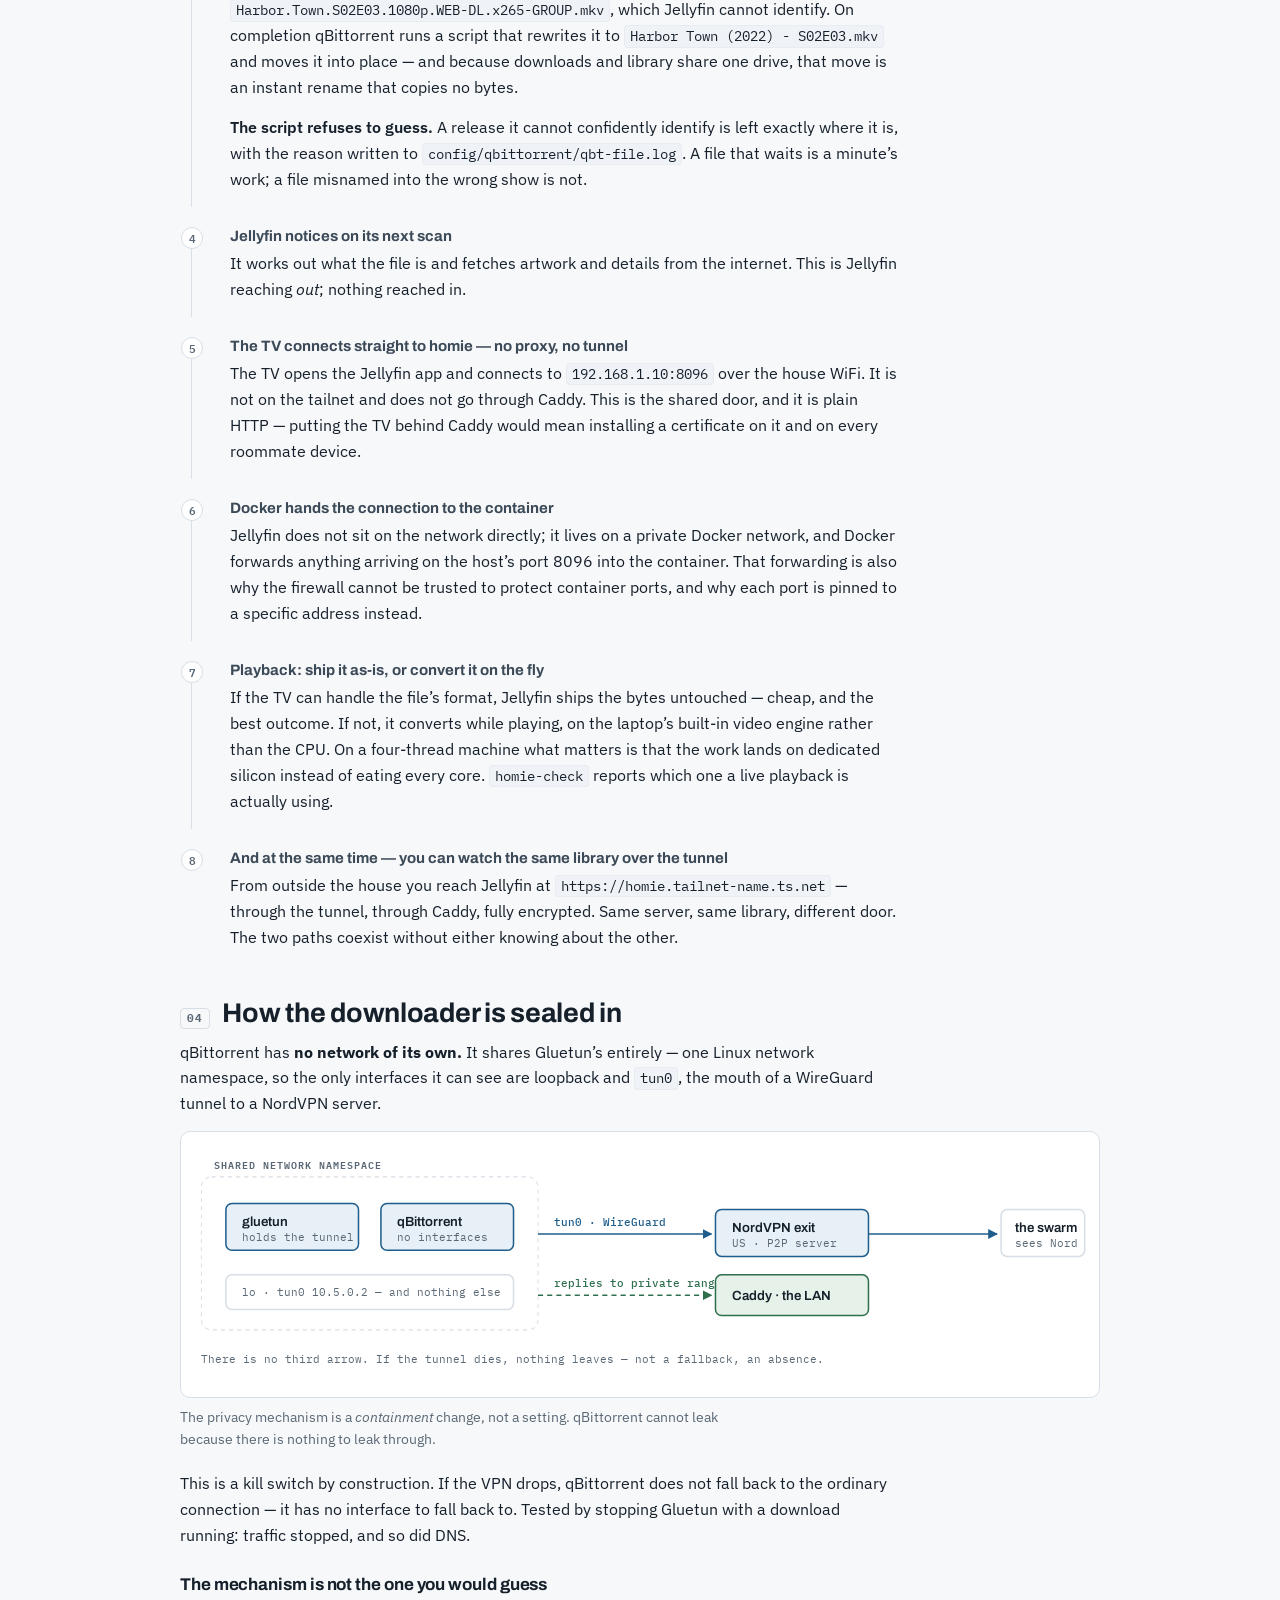
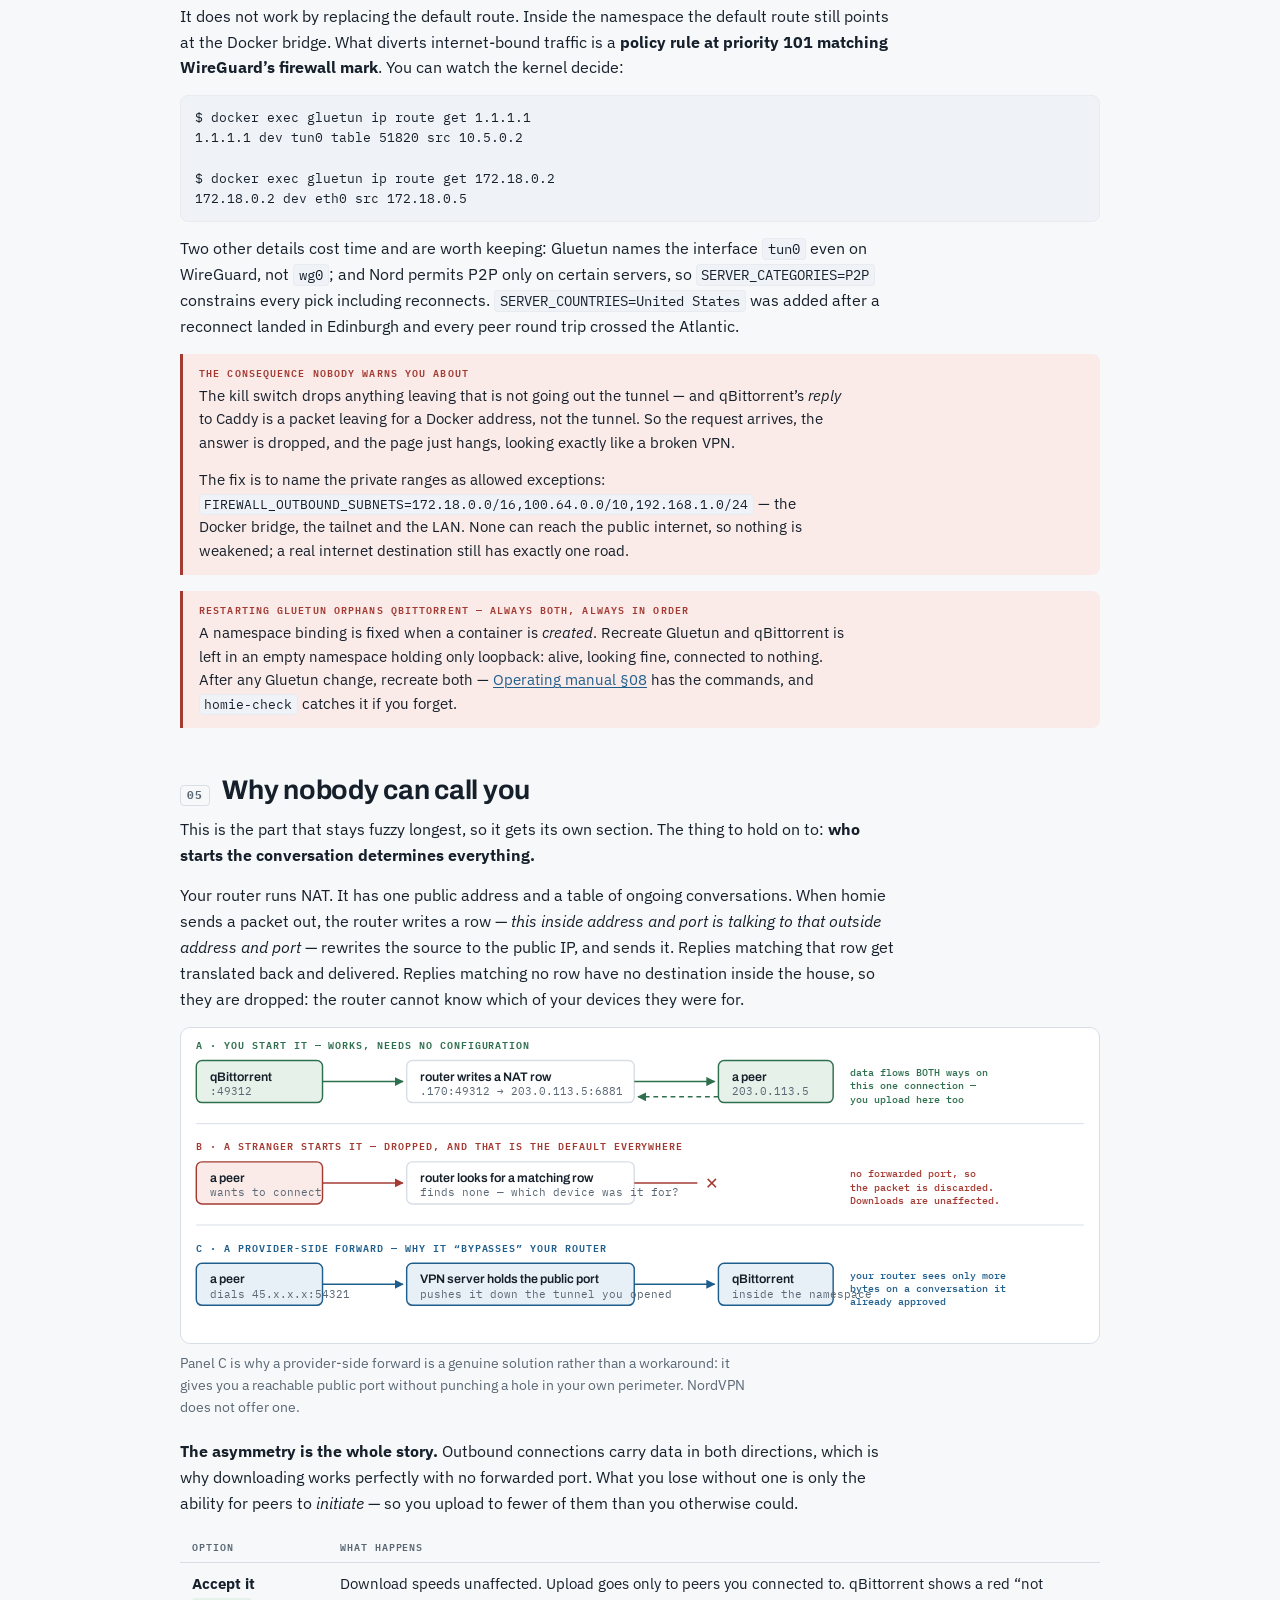
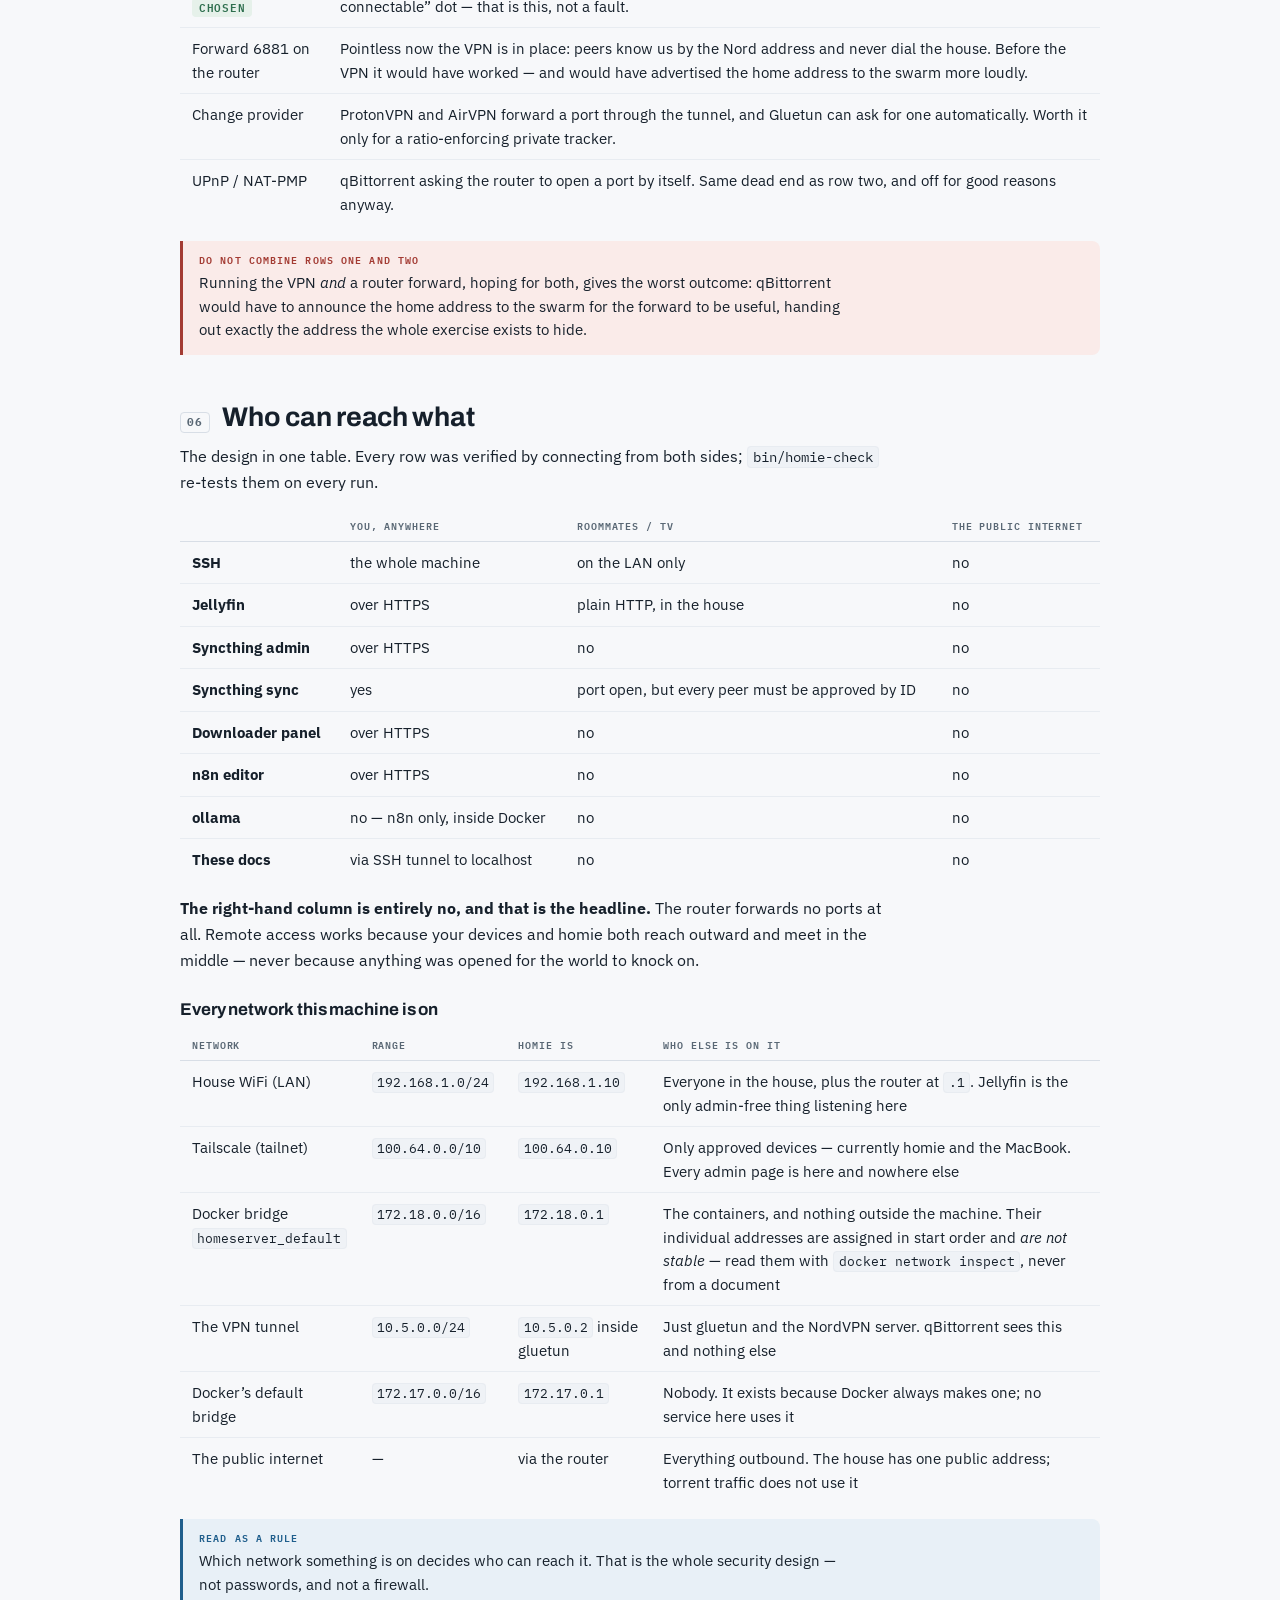
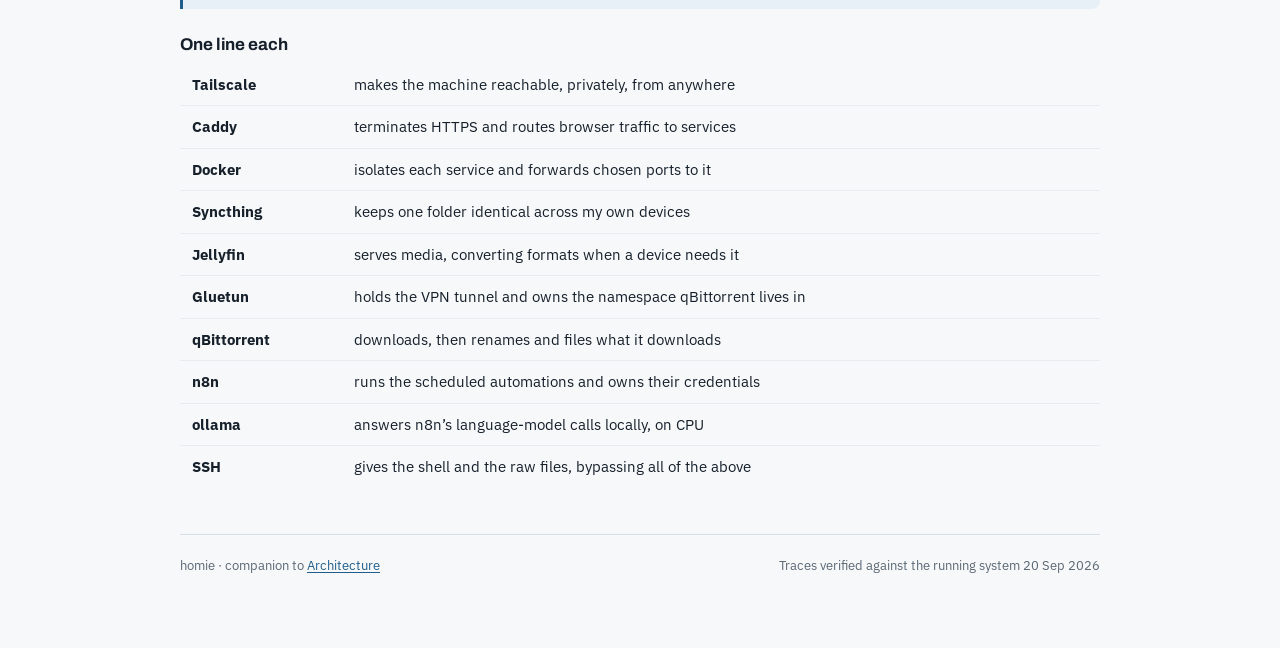
<file: docs/networking.html>
<!doctype html>
<html lang="en">
<head>
<meta charset="utf-8">
<meta name="viewport" content="width=device-width,initial-scale=1,viewport-fit=cover">
<title>homie — networking</title>
<link rel="preconnect" href="https://fonts.googleapis.com">
<link rel="preconnect" href="https://fonts.gstatic.com" crossorigin>
<link rel="stylesheet" href="https://fonts.googleapis.com/css2?family=Archivo:wght@600;700;800&family=IBM+Plex+Mono:wght@400;500;600&family=IBM+Plex+Sans:wght@400;500;600&display=swap">
<link rel="stylesheet" href="homie.css">
</head>
<body>
<div class="wrap">

<nav class="nav">
  <a class="nav-home" href="index.html">homie docs</a>
  <a href="operating-manual.html">Operating manual</a>
  <a href="architecture.html">Architecture</a>
  <a href="networking.html" aria-current="page">Networking</a>
  <a href="wiring-diagram.html">Wiring diagram</a>
</nav>

<header class="masthead">
  <div class="eyebrow">How traffic actually gets there</div>
  <h1>Networking</h1>
  <p class="standfirst">
    Four ideas, then two ordinary requests traced hop by hop — then the two things that
    are genuinely confusing: how the downloader is sealed inside a VPN, and why nobody on
    the internet can start a connection to your house.
  </p>
</header>

<section id="ideas">
  <div class="sec-head"><span class="sec-num">01</span><h2>Four ideas, then the traces</h2></div>
  <p>Everything below is built from these. None are complicated once the metaphor lands.</p>

  <div class="cards cards-2">
    <div class="card">
      <span class="tag">Idea one</span>
      <h3>An address plus a port</h3>
      <p>
        The address says which machine; the port says which program on it. Street address
        and apartment number. One machine runs dozens of programs, each listening on its
        own port, all sharing one address.
      </p>
      <p class="mono" style="font-size:13px">192.168.1.10:8096<br>└ the machine ┘ └ Jellyfin ┘</p>
    </div>

    <div class="card">
      <span class="tag tag-tailnet">Idea two</span>
      <h3>A tunnel — Tailscale</h3>
      <p>
        Your Mac and homie each hold an <em>outbound</em> connection to Tailscale’s
        coordination service. Because both reached out, they can be introduced and then
        talk directly, encrypted end to end. No incoming port ever opens on your router,
        because nothing ever knocks on it from outside.
      </p>
      <p class="mono" style="font-size:13px">homie   100.64.0.10<br>the Mac 100.64.0.20</p>
    </div>

    <div class="card">
      <span class="tag">Idea three</span>
      <h3>A reverse proxy — Caddy</h3>
      <p>
        A receptionist for the building. Visitors only ever speak to reception; reception
        walks the message to the right office and brings the answer back. The offices
        never talk to the public. One desk, one set of rules, one place that handles
        security — instead of every service improvising its own.
      </p>
      <p class="mono" style="font-size:13px">you → caddy:443  → jellyfin:8096<br>you → caddy:8443 → syncthing:8384</p>
    </div>

    <div class="card">
      <span class="tag tag-ok">Idea four</span>
      <h3>A certificate — HTTPS</h3>
      <p>
        Two jobs at once. It scrambles the conversation so nobody in between can read it,
        and it <em>proves identity</em> — that the server answering really is the one you
        asked for. The padlock means both happened. A certificate is a signed statement
        from an authority your device already trusts.
      </p>
      <p class="mono" style="font-size:13px">issuer:  Let’s Encrypt<br>subject: homie.tailnet-name.ts.net</p>
    </div>
  </div>

  <div class="note note-info">
    <span class="lbl">Why the proxy earns its place</span>
    <p>
      Without Caddy, every service handles its own encryption, its own certificate
      renewal and its own exposure — and each does it differently, badly, or not at all.
      With Caddy, encryption is solved once, at the door. Behind it, services speak plain
      HTTP to each other on a private network no outsider can reach, which is fine,
      because the dangerous part of the journey already ended at reception.
    </p>
    <p>
      That prediction has been tested twice since. Adding the downloader was one Caddy
      block and one more port on the existing certificate; adding n8n was the same again.
      Neither was a fresh security decision.
    </p>
  </div>
</section>

<section id="trace-ssh">
  <div class="sec-head"><span class="sec-num">02</span><h2>Trace one — school files, from the Mac</h2></div>
  <p>
    You are at a coffee shop and want a file from <code>~/data/school-work</code>. You
    type <code>ssh admin@homie.tailnet-name.ts.net</code>.
  </p>
  <p>
    <strong>The surprise: neither Caddy nor Docker is involved at any point.</strong>
    Worth following, because it clarifies what each is actually for.
  </p>

  <ol class="steps">
    <li>
      <h4>On your Mac — the name resolves privately</h4>
      <p>
        Tailscale intercepts the lookup for <code>homie.tailnet-name.ts.net</code> and
        answers <code>100.64.0.10</code> itself. This name does not exist on the public
        internet; ask any normal DNS server and you get nothing.
      </p>
    </li>
    <li>
      <h4>Between the machines — a direct encrypted path is negotiated</h4>
      <p>
        Both already hold outbound connections to Tailscale’s coordination service, so
        they can be introduced and then punch a path straight to each other. Everything is
        encrypted with WireGuard before it leaves the Mac. The coffee shop, your ISP and
        Tailscale itself carry sealed traffic they cannot read. If no direct path can be
        found, an encrypted relay is used instead — slower, still private.
      </p>
    </li>
    <li>
      <h4>Arriving at homie — it lands on <code>tailscale0</code></h4>
      <p>
        homie has two interfaces: <code>wlp4s0</code> facing the house and
        <code>tailscale0</code> facing the tailnet. This traffic arrives on
        <code>tailscale0</code>, is decrypted, and is addressed to port 22.
      </p>
    </li>
    <li>
      <h4>On homie — SSH answers, and you get the files</h4>
      <p>
        ufw permits SSH on every interface, so it passes; your identity is proven with a
        key rather than a password. <strong>sshd runs on the host, not in a
        container</strong> — so no Docker networking, no port publishing, no Caddy.
        <code>~/data/school-work</code> is an ordinary directory on the disk. Copy with
        <code>scp</code> or <code>sftp</code> and you are done.
      </p>
    </li>
    <li>
      <h4>Meanwhile, separately — Syncthing is watching that same directory</h4>
      <p>
        That folder is also shared into the Syncthing container. Anything you drop there
        gets picked up and synced to your other devices — not because SSH told it to, but
        because it is the same folder on disk viewed from two places.
      </p>
    </li>
  </ol>

  <div class="note">
    <span class="lbl">The takeaway</span>
    <p>
      Caddy handles <em>web</em> traffic. SSH is not web traffic, so it goes straight to
      the host and skips the proxy entirely. Tailscale is what makes the machine
      reachable at all; Caddy is what makes browser traffic to it encrypted and tidy.
      Different problems, easy to confuse.
    </p>
  </div>
</section>

<section id="trace-media">
  <div class="sec-head"><span class="sec-num">03</span><h2>Trace two — a download, then the living room TV</h2></div>
  <p>
    <span class="tag tag-tailnet">tailnet</span>
    <span class="tag tag-lan">LAN</span>
    <span class="tag">VPN tunnel</span>
  </p>
  <p>
    One file’s whole life: requested from a laptop over the tunnel, downloaded through a
    VPN, filed onto disk, then played on a TV that reaches the server a completely
    different way.
  </p>

  <ol class="steps">
    <li>
      <h4>You open the downloader from your laptop</h4>
      <p>
        Its control panel sits behind Caddy on the tailnet at port 8444, exactly like
        Syncthing’s — reachable by you from anywhere, invisible to everyone in the house.
        From the house WiFi the address returns nothing at all.
      </p>
      <p>
        It needed one thing Jellyfin and Syncthing did not. qBittorrent checks that the
        port in the browser’s <code>Host</code> header matches the port it is itself
        listening on, and rejects the request when they differ — which is exactly what a
        proxy on a different port causes. So Caddy rewrites three headers
        (<code>Host</code>, <code>Origin</code>, <code>Referer</code>) to
        <code>http://homie.tailnet-name.ts.net:8080</code>, the origin qBittorrent believes
        it serves. Both of its protections stay switched on. Your browser is still on
        HTTPS at 8444; only the internal hop is rewritten.
      </p>
    </li>
    <li>
      <h4>The download leaves through a VPN, not your home connection</h4>
      <p>
        Every packet qBittorrent sends leaves through a WireGuard tunnel to a NordVPN
        server, and the address every peer in the swarm records is Nord’s, never the
        house’s. <a href="#vpn">§04</a> is how that is enforced.
      </p>
    </li>
    <li>
      <h4>The finished file lands in the media folder, correctly named</h4>
      <p>
        The downloader writes into <code>/mnt/t7/…</code> through a writable bind.
        Jellyfin’s view of that same folder is read-only — one directory, two containers,
        different permissions, deliberately.
      </p>
      <p>
        Naming decides whether any of this works. A release arrives as
        <code>Harbor.Town.S02E03.1080p.WEB-DL.x265-GROUP.mkv</code>, which Jellyfin cannot
        identify. On completion qBittorrent runs a script that rewrites it to
        <code>Harbor Town (2022) - S02E03.mkv</code> and moves it into place — and because
        downloads and library share one drive, that move is an instant rename that copies
        no bytes.
      </p>
      <p>
        <strong>The script refuses to guess.</strong> A release it cannot confidently
        identify is left exactly where it is, with the reason written to
        <code>config/qbittorrent/qbt-file.log</code>. A file that waits is a minute’s
        work; a file misnamed into the wrong show is not.
      </p>
    </li>
    <li>
      <h4>Jellyfin notices on its next scan</h4>
      <p>
        It works out what the file is and fetches artwork and details from the internet.
        This is Jellyfin reaching <em>out</em>; nothing reached in.
      </p>
    </li>
    <li>
      <h4>The TV connects straight to homie — no proxy, no tunnel</h4>
      <p>
        The TV opens the Jellyfin app and connects to <code>192.168.1.10:8096</code> over
        the house WiFi. It is not on the tailnet and does not go through Caddy. This is
        the shared door, and it is plain HTTP — putting the TV behind Caddy would mean
        installing a certificate on it and on every roommate device.
      </p>
    </li>
    <li>
      <h4>Docker hands the connection to the container</h4>
      <p>
        Jellyfin does not sit on the network directly; it lives on a private Docker
        network, and Docker forwards anything arriving on the host’s port 8096 into the
        container. That forwarding is also why the firewall cannot be trusted to protect
        container ports, and why each port is pinned to a specific address instead.
      </p>
    </li>
    <li>
      <h4>Playback: ship it as-is, or convert it on the fly</h4>
      <p>
        If the TV can handle the file’s format, Jellyfin ships the bytes untouched —
        cheap, and the best outcome. If not, it converts while playing, on the laptop’s
        built-in video engine rather than the CPU. On a four-thread machine what matters
        is that the work lands on dedicated silicon instead of eating every core.
        <code>homie-check</code> reports which one a live playback is actually using.
      </p>
    </li>
    <li>
      <h4>And at the same time — you can watch the same library over the tunnel</h4>
      <p>
        From outside the house you reach Jellyfin at
        <code>https://homie.tailnet-name.ts.net</code> — through the tunnel, through Caddy,
        fully encrypted. Same server, same library, different door. The two paths coexist
        without either knowing about the other.
      </p>
    </li>
  </ol>
</section>

<section id="vpn">
  <div class="sec-head"><span class="sec-num">04</span><h2>How the downloader is sealed in</h2></div>
  <p>
    qBittorrent has <strong>no network of its own.</strong> It shares Gluetun’s entirely —
    one Linux network namespace, so the only interfaces it can see are loopback and
    <code>tun0</code>, the mouth of a WireGuard tunnel to a NordVPN server.
  </p>

  <figure>
    <div class="figwrap">
    <svg class="diagram" viewBox="0 0 900 260" role="img"
         aria-label="Diagram. A dashed box labelled shared network namespace contains two programs, gluetun and qBittorrent. A single arrow labelled tun0 WireGuard leaves the box toward a NordVPN exit server and on to the peer swarm. A second short arrow labelled replies only goes from the namespace back to Caddy on the Docker bridge. No other path leaves the box.">
      <rect class="d-zone" x="20" y="44" width="330" height="150" rx="10"/>
      <text class="d-zonelbl" x="32" y="36">shared network namespace</text>

      <rect class="d-box d-box-t" x="44" y="70" width="130" height="46" rx="6"/>
      <text class="d-name" x="60" y="92">gluetun</text>
      <text class="d-sub"  x="60" y="107">holds the tunnel</text>

      <rect class="d-box d-box-t" x="196" y="70" width="130" height="46" rx="6"/>
      <text class="d-name" x="212" y="92">qBittorrent</text>
      <text class="d-sub"  x="212" y="107">no interfaces</text>

      <rect class="d-box" x="44" y="140" width="282" height="34" rx="6"/>
      <text class="d-sub" x="60" y="161">lo · tun0 10.5.0.2 — and nothing else</text>

      <path class="d-line d-line-t" d="M350 100 H 520" marker-end="url(#nk-t)"/>
      <text class="d-edge d-edge-t" x="366" y="92">tun0 · WireGuard</text>

      <rect class="d-box d-box-t" x="524" y="76" width="150" height="46" rx="6"/>
      <text class="d-name" x="540" y="98">NordVPN exit</text>
      <text class="d-sub"  x="540" y="113">US · P2P server</text>

      <path class="d-line d-line-t" d="M674 100 H 800" marker-end="url(#nk-t)"/>
      <rect class="d-box" x="804" y="76" width="82" height="46" rx="6"/>
      <text class="d-name" x="818" y="98">the swarm</text>
      <text class="d-sub"  x="818" y="113">sees Nord</text>

      <path class="d-line d-line-d d-dash" d="M350 160 H 520" marker-end="url(#nk-d)"/>
      <text class="d-edge d-edge-d" x="366" y="152">replies to private ranges only</text>
      <rect class="d-box d-box-d" x="524" y="140" width="150" height="40" rx="6"/>
      <text class="d-name" x="540" y="165">Caddy · the LAN</text>

      <text class="d-sub" x="20" y="226">There is no third arrow. If the tunnel dies, nothing leaves — not a fallback, an absence.</text>

      <defs>
        <marker id="nk-t" viewBox="0 0 10 10" refX="9" refY="5" markerWidth="6" markerHeight="6" orient="auto-start-reverse">
          <path d="M0,0 L10,5 L0,10 z" fill="var(--tailnet)"/>
        </marker>
        <marker id="nk-d" viewBox="0 0 10 10" refX="9" refY="5" markerWidth="6" markerHeight="6" orient="auto-start-reverse">
          <path d="M0,0 L10,5 L0,10 z" fill="var(--disk)"/>
        </marker>
      </defs>
    </svg>
    </div>
    <figcaption>
      The privacy mechanism is a <em>containment</em> change, not a setting. qBittorrent
      cannot leak because there is nothing to leak through.
    </figcaption>
  </figure>

  <p>
    This is a kill switch by construction. If the VPN drops, qBittorrent does not fall
    back to the ordinary connection — it has no interface to fall back to. Tested by
    stopping Gluetun with a download running: traffic stopped, and so did DNS.
  </p>

  <h3>The mechanism is not the one you would guess</h3>
  <p>
    It does not work by replacing the default route. Inside the namespace the default
    route still points at the Docker bridge. What diverts internet-bound traffic is a
    <strong>policy rule at priority 101 matching WireGuard’s firewall mark</strong>. You
    can watch the kernel decide:
  </p>
<pre><code>$ docker exec gluetun ip route get 1.1.1.1
1.1.1.1 dev tun0 table 51820 src 10.5.0.2

$ docker exec gluetun ip route get 172.18.0.2
172.18.0.2 dev eth0 src 172.18.0.5</code></pre>
  <p>
    Two other details cost time and are worth keeping: Gluetun names the interface
    <code>tun0</code> even on WireGuard, not <code>wg0</code>; and Nord permits P2P only
    on certain servers, so <code>SERVER_CATEGORIES=P2P</code> constrains every pick
    including reconnects. <code>SERVER_COUNTRIES=United States</code> was added after a
    reconnect landed in Edinburgh and every peer round trip crossed the Atlantic.
  </p>

  <div class="note note-warn">
    <span class="lbl">The consequence nobody warns you about</span>
    <p>
      The kill switch drops anything leaving that is not going out the tunnel — and
      qBittorrent’s <em>reply</em> to Caddy is a packet leaving for a Docker address, not
      the tunnel. So the request arrives, the answer is dropped, and the page just hangs,
      looking exactly like a broken VPN.
    </p>
    <p>
      The fix is to name the private ranges as allowed exceptions:
      <code>FIREWALL_OUTBOUND_SUBNETS=172.18.0.0/16,100.64.0.0/10,192.168.1.0/24</code> —
      the Docker bridge, the tailnet and the LAN. None can reach the public internet, so
      nothing is weakened; a real internet destination still has exactly one road.
    </p>
  </div>

  <div class="note note-warn">
    <span class="lbl">Restarting Gluetun orphans qBittorrent — always both, always in order</span>
    <p>
      A namespace binding is fixed when a container is <em>created</em>. Recreate Gluetun
      and qBittorrent is left in an empty namespace holding only loopback: alive, looking
      fine, connected to nothing. After any Gluetun change, recreate both —
      <a href="operating-manual.html#restart">Operating manual §08</a> has the commands,
      and <code>homie-check</code> catches it if you forget.
    </p>
  </div>
</section>

<section id="inbound">
  <div class="sec-head"><span class="sec-num">05</span><h2>Why nobody can call you</h2></div>
  <p>
    This is the part that stays fuzzy longest, so it gets its own section. The thing to
    hold on to: <strong>who starts the conversation determines everything.</strong>
  </p>
  <p>
    Your router runs NAT. It has one public address and a table of ongoing conversations.
    When homie sends a packet out, the router writes a row — <em>this inside address and
    port is talking to that outside address and port</em> — rewrites the source to the
    public IP, and sends it. Replies matching that row get translated back and delivered.
    Replies matching no row have no destination inside the house, so they are dropped:
    the router cannot know which of your devices they were for.
  </p>

  <figure>
    <div class="figwrap">
    <svg class="diagram" viewBox="0 0 960 330" role="img"
         aria-label="Three panels. A: you start the connection — qBittorrent to the router, which writes a NAT row, out to a peer; data flows both ways on that one connection. B: a stranger starts it — a peer sends to your public address, the router finds no matching row and drops the packet. C: a provider-side port forward — a peer connects to a public port on the VPN server, which pushes it down the tunnel you already opened, surfacing inside the namespace; your router only ever sees more bytes on a conversation it already approved.">

      <!-- PANEL A -->
      <text class="d-zonelbl" x="16" y="22" style="fill:var(--disk)">A · you start it — works, needs no configuration</text>
      <rect class="d-box d-box-d" x="16" y="34" width="132" height="44" rx="6"/>
      <text class="d-name" x="30" y="55">qBittorrent</text>
      <text class="d-sub"  x="30" y="70">:49312</text>
      <path class="d-line d-line-d" d="M148 56 H 232" marker-end="url(#nb-d)"/>
      <rect class="d-box" x="236" y="34" width="238" height="44" rx="6"/>
      <text class="d-name" x="250" y="55">router writes a NAT row</text>
      <text class="d-sub"  x="250" y="70">.170:49312 → 203.0.113.5:6881</text>
      <path class="d-line d-line-d" d="M474 56 H 558" marker-end="url(#nb-d)"/>
      <rect class="d-box d-box-d" x="562" y="34" width="120" height="44" rx="6"/>
      <text class="d-name" x="576" y="55">a peer</text>
      <text class="d-sub"  x="576" y="70">203.0.113.5</text>
      <path class="d-line d-line-d d-dash" d="M562 72 H 478" marker-end="url(#nb-d)"/>
      <text class="d-edge d-edge-d" x="700" y="50">data flows BOTH ways on</text>
      <text class="d-edge d-edge-d" x="700" y="64">this one connection —</text>
      <text class="d-edge d-edge-d" x="700" y="78">you upload here too</text>

      <line x1="16" y1="100" x2="944" y2="100" stroke="var(--rule)" stroke-width="1"/>

      <!-- PANEL B -->
      <text class="d-zonelbl" x="16" y="128" style="fill:var(--alert)">B · a stranger starts it — dropped, and that is the default everywhere</text>
      <rect class="d-box d-box-a" x="16" y="140" width="132" height="44" rx="6"/>
      <text class="d-name" x="30" y="161">a peer</text>
      <text class="d-sub"  x="30" y="176">wants to connect</text>
      <path class="d-line d-line-a" d="M148 162 H 232" marker-end="url(#nb-a)"/>
      <rect class="d-box" x="236" y="140" width="238" height="44" rx="6"/>
      <text class="d-name" x="250" y="161">router looks for a matching row</text>
      <text class="d-sub"  x="250" y="176">finds none — which device was it for?</text>
      <path class="d-line d-line-a" d="M474 162 H 540"/>
      <text x="548" y="168" style="font:700 17px var(--disp); fill:var(--alert)">✕</text>
      <text class="d-edge d-edge-a" x="700" y="156">no forwarded port, so</text>
      <text class="d-edge d-edge-a" x="700" y="170">the packet is discarded.</text>
      <text class="d-edge d-edge-a" x="700" y="184">Downloads are unaffected.</text>

      <line x1="16" y1="206" x2="944" y2="206" stroke="var(--rule)" stroke-width="1"/>

      <!-- PANEL C -->
      <text class="d-zonelbl" x="16" y="234" style="fill:var(--tailnet)">C · a provider-side forward — why it “bypasses” your router</text>
      <rect class="d-box d-box-t" x="16" y="246" width="132" height="44" rx="6"/>
      <text class="d-name" x="30" y="267">a peer</text>
      <text class="d-sub"  x="30" y="282">dials 45.x.x.x:54321</text>
      <path class="d-line d-line-t" d="M148 268 H 232" marker-end="url(#nb-t)"/>
      <rect class="d-box d-box-t" x="236" y="246" width="238" height="44" rx="6"/>
      <text class="d-name" x="250" y="267">VPN server holds the public port</text>
      <text class="d-sub"  x="250" y="282">pushes it down the tunnel you opened</text>
      <path class="d-line d-line-t" d="M474 268 H 558" marker-end="url(#nb-t)"/>
      <rect class="d-box d-box-t" x="562" y="246" width="120" height="44" rx="6"/>
      <text class="d-name" x="576" y="267">qBittorrent</text>
      <text class="d-sub"  x="576" y="282">inside the namespace</text>
      <text class="d-edge d-edge-t" x="700" y="262">your router sees only more</text>
      <text class="d-edge d-edge-t" x="700" y="276">bytes on a conversation it</text>
      <text class="d-edge d-edge-t" x="700" y="290">already approved</text>

      <defs>
        <marker id="nb-d" viewBox="0 0 10 10" refX="9" refY="5" markerWidth="6" markerHeight="6" orient="auto-start-reverse">
          <path d="M0,0 L10,5 L0,10 z" fill="var(--disk)"/>
        </marker>
        <marker id="nb-a" viewBox="0 0 10 10" refX="9" refY="5" markerWidth="6" markerHeight="6" orient="auto-start-reverse">
          <path d="M0,0 L10,5 L0,10 z" fill="var(--alert)"/>
        </marker>
        <marker id="nb-t" viewBox="0 0 10 10" refX="9" refY="5" markerWidth="6" markerHeight="6" orient="auto-start-reverse">
          <path d="M0,0 L10,5 L0,10 z" fill="var(--tailnet)"/>
        </marker>
      </defs>
    </svg>
    </div>
    <figcaption>
      Panel C is why a provider-side forward is a genuine solution rather than a
      workaround: it gives you a reachable public port without punching a hole in your own
      perimeter. NordVPN does not offer one.
    </figcaption>
  </figure>

  <p>
    <strong>The asymmetry is the whole story.</strong> Outbound connections carry data in
    both directions, which is why downloading works perfectly with no forwarded port.
    What you lose without one is only the ability for peers to <em>initiate</em> — so you
    upload to fewer of them than you otherwise could.
  </p>

  <div class="tablewrap">
  <table>
    <thead><tr><th>Option</th><th>What happens</th></tr></thead>
    <tbody>
      <tr><td><strong>Accept it</strong> <span class="tag tag-ok">chosen</span></td>
          <td>Download speeds unaffected. Upload goes only to peers you connected to.
              qBittorrent shows a red “not connectable” dot — that is this, not a fault.</td></tr>
      <tr><td>Forward 6881 on the router</td>
          <td>Pointless now the VPN is in place: peers know us by the Nord address and
              never dial the house. Before the VPN it would have worked — and would have
              advertised the home address to the swarm more loudly.</td></tr>
      <tr><td>Change provider</td>
          <td>ProtonVPN and AirVPN forward a port through the tunnel, and Gluetun can ask
              for one automatically. Worth it only for a ratio-enforcing private tracker.</td></tr>
      <tr><td>UPnP / NAT-PMP</td>
          <td>qBittorrent asking the router to open a port by itself. Same dead end as row
              two, and off for good reasons anyway.</td></tr>
    </tbody>
  </table>
  </div>

  <div class="note note-warn">
    <span class="lbl">Do not combine rows one and two</span>
    <p>
      Running the VPN <em>and</em> a router forward, hoping for both, gives the worst
      outcome: qBittorrent would have to announce the home address to the swarm for the
      forward to be useful, handing out exactly the address the whole exercise exists to
      hide.
    </p>
  </div>
</section>

<section id="reach">
  <div class="sec-head"><span class="sec-num">06</span><h2>Who can reach what</h2></div>
  <p>
    The design in one table. Every row was verified by connecting from both sides;
    <code>bin/homie-check</code> re-tests them on every run.
  </p>

  <div class="tablewrap">
  <table>
    <thead>
      <tr><th></th><th>You, anywhere</th><th>Roommates / TV</th><th>The public internet</th></tr>
    </thead>
    <tbody>
      <tr><td><strong>SSH</strong></td><td>the whole machine</td><td>on the LAN only</td><td>no</td></tr>
      <tr><td><strong>Jellyfin</strong></td><td>over HTTPS</td><td>plain HTTP, in the house</td><td>no</td></tr>
      <tr><td><strong>Syncthing admin</strong></td><td>over HTTPS</td><td>no</td><td>no</td></tr>
      <tr><td><strong>Syncthing sync</strong></td><td>yes</td><td>port open, but every peer must be approved by ID</td><td>no</td></tr>
      <tr><td><strong>Downloader panel</strong></td><td>over HTTPS</td><td>no</td><td>no</td></tr>
      <tr><td><strong>n8n editor</strong></td><td>over HTTPS</td><td>no</td><td>no</td></tr>
      <tr><td><strong>ollama</strong></td><td>no — n8n only, inside Docker</td><td>no</td><td>no</td></tr>
      <tr><td><strong>These docs</strong></td><td>via SSH tunnel to localhost</td><td>no</td><td>no</td></tr>
    </tbody>
  </table>
  </div>

  <p>
    <strong>The right-hand column is entirely no, and that is the headline.</strong> The
    router forwards no ports at all. Remote access works because your devices and homie
    both reach outward and meet in the middle — never because anything was opened for the
    world to knock on.
  </p>

  <h3>Every network this machine is on</h3>
  <div class="tablewrap">
  <table>
    <thead><tr><th>Network</th><th>Range</th><th>homie is</th><th>Who else is on it</th></tr></thead>
    <tbody>
      <tr><td>House WiFi (LAN)</td><td><code>192.168.1.0/24</code></td><td><code>192.168.1.10</code></td>
          <td>Everyone in the house, plus the router at <code>.1</code>. Jellyfin is the
              only admin-free thing listening here</td></tr>
      <tr><td>Tailscale (tailnet)</td><td><code>100.64.0.0/10</code></td><td><code>100.64.0.10</code></td>
          <td>Only approved devices — currently homie and the MacBook. Every admin page
              is here and nowhere else</td></tr>
      <tr><td>Docker bridge<br><code>homeserver_default</code></td><td><code>172.18.0.0/16</code></td><td><code>172.18.0.1</code></td>
          <td>The containers, and nothing outside the machine. Their individual addresses
              are assigned in start order and <em>are not stable</em> — read them with
              <code>docker network inspect</code>, never from a document</td></tr>
      <tr><td>The VPN tunnel</td><td><code>10.5.0.0/24</code></td><td><code>10.5.0.2</code> inside gluetun</td>
          <td>Just gluetun and the NordVPN server. qBittorrent sees this and nothing
              else</td></tr>
      <tr><td>Docker’s default bridge</td><td><code>172.17.0.0/16</code></td><td><code>172.17.0.1</code></td>
          <td>Nobody. It exists because Docker always makes one; no service here uses
              it</td></tr>
      <tr><td>The public internet</td><td>—</td><td>via the router</td>
          <td>Everything outbound. The house has one public address; torrent traffic does
              not use it</td></tr>
    </tbody>
  </table>
  </div>

  <div class="note note-info">
    <span class="lbl">Read as a rule</span>
    <p>
      Which network something is on decides who can reach it. That is the whole security
      design — not passwords, and not a firewall.
    </p>
  </div>

  <h3>One line each</h3>
  <div class="tablewrap">
  <table>
    <tbody>
      <tr><td><strong>Tailscale</strong></td><td>makes the machine reachable, privately, from anywhere</td></tr>
      <tr><td><strong>Caddy</strong></td><td>terminates HTTPS and routes browser traffic to services</td></tr>
      <tr><td><strong>Docker</strong></td><td>isolates each service and forwards chosen ports to it</td></tr>
      <tr><td><strong>Syncthing</strong></td><td>keeps one folder identical across my own devices</td></tr>
      <tr><td><strong>Jellyfin</strong></td><td>serves media, converting formats when a device needs it</td></tr>
      <tr><td><strong>Gluetun</strong></td><td>holds the VPN tunnel and owns the namespace qBittorrent lives in</td></tr>
      <tr><td><strong>qBittorrent</strong></td><td>downloads, then renames and files what it downloads</td></tr>
      <tr><td><strong>n8n</strong></td><td>runs the scheduled automations and owns their credentials</td></tr>
      <tr><td><strong>ollama</strong></td><td>answers n8n’s language-model calls locally, on CPU</td></tr>
      <tr><td><strong>SSH</strong></td><td>gives the shell and the raw files, bypassing all of the above</td></tr>
    </tbody>
  </table>
  </div>
</section>

<footer>
  <span>homie · companion to <a href="architecture.html">Architecture</a></span>
  <span>Traces verified against the running system 20 Sep 2026</span>
</footer>

</div>
</body>
</html>
</file>
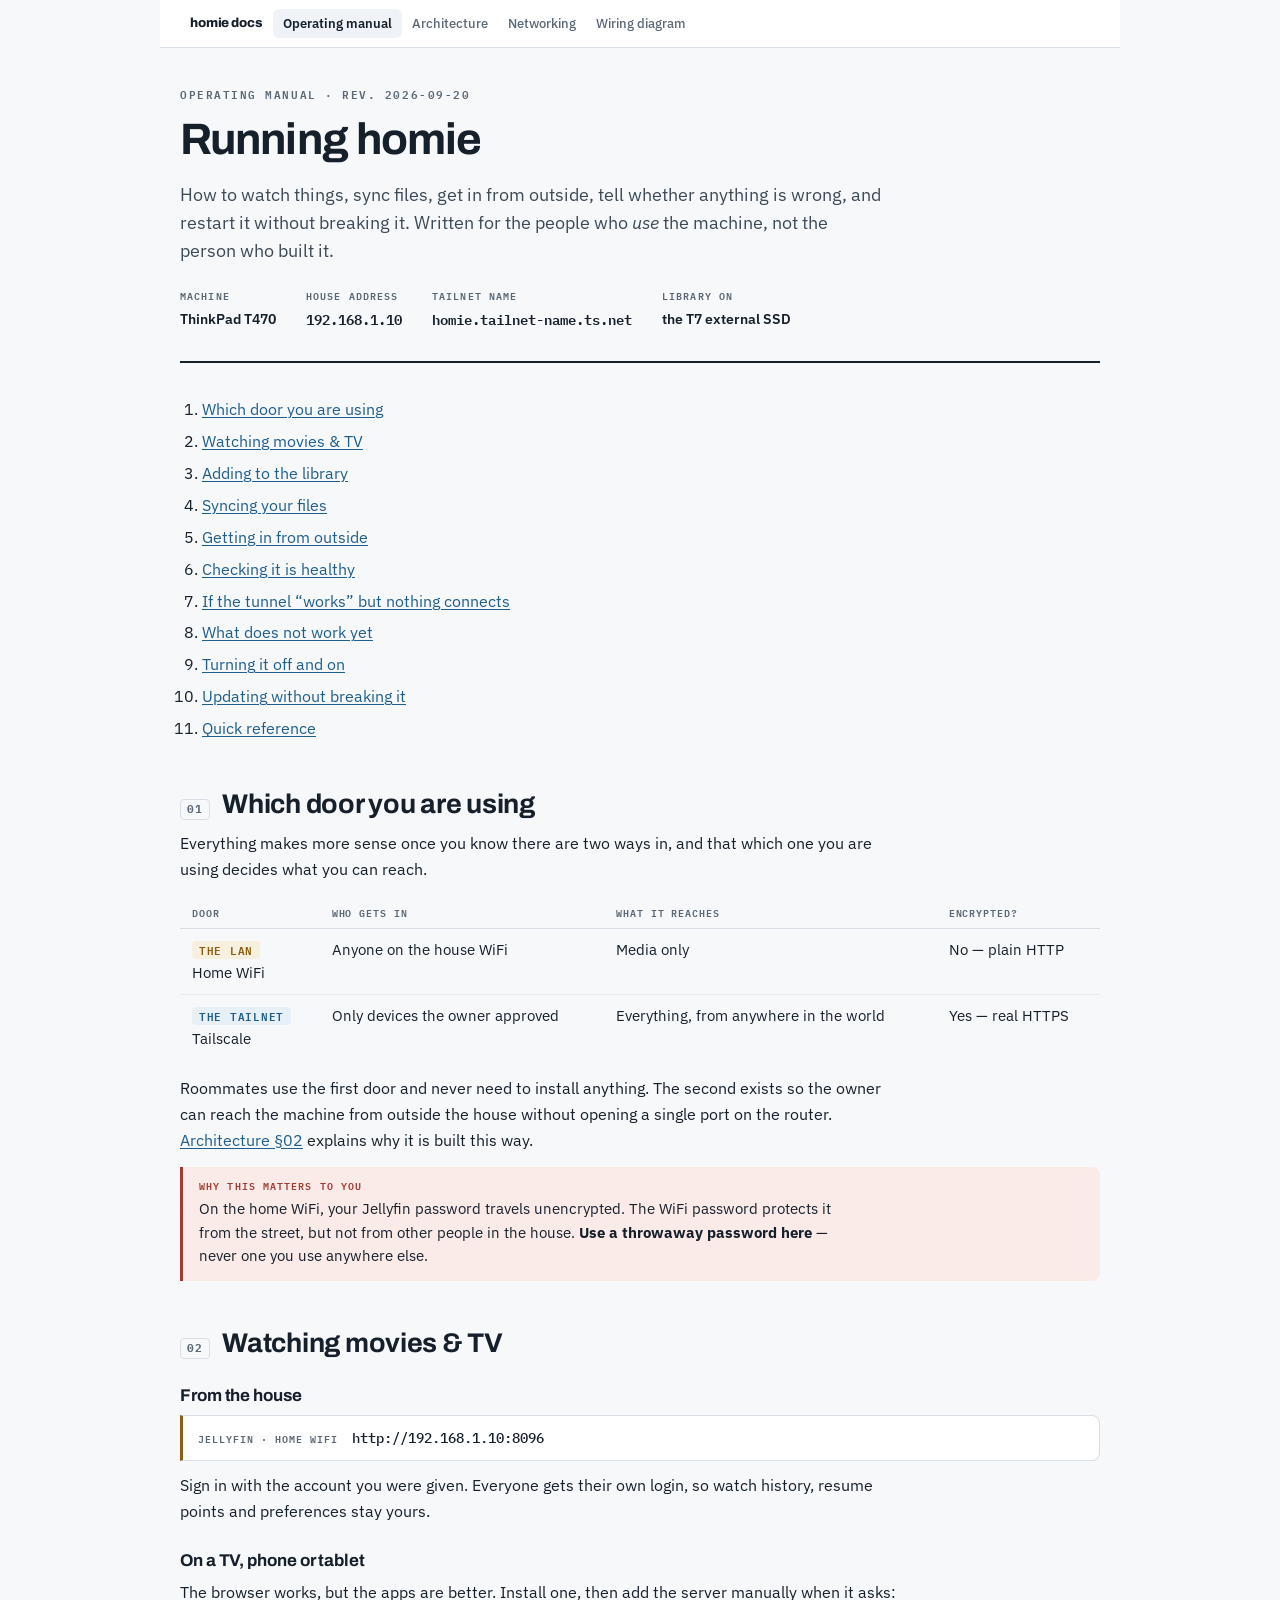
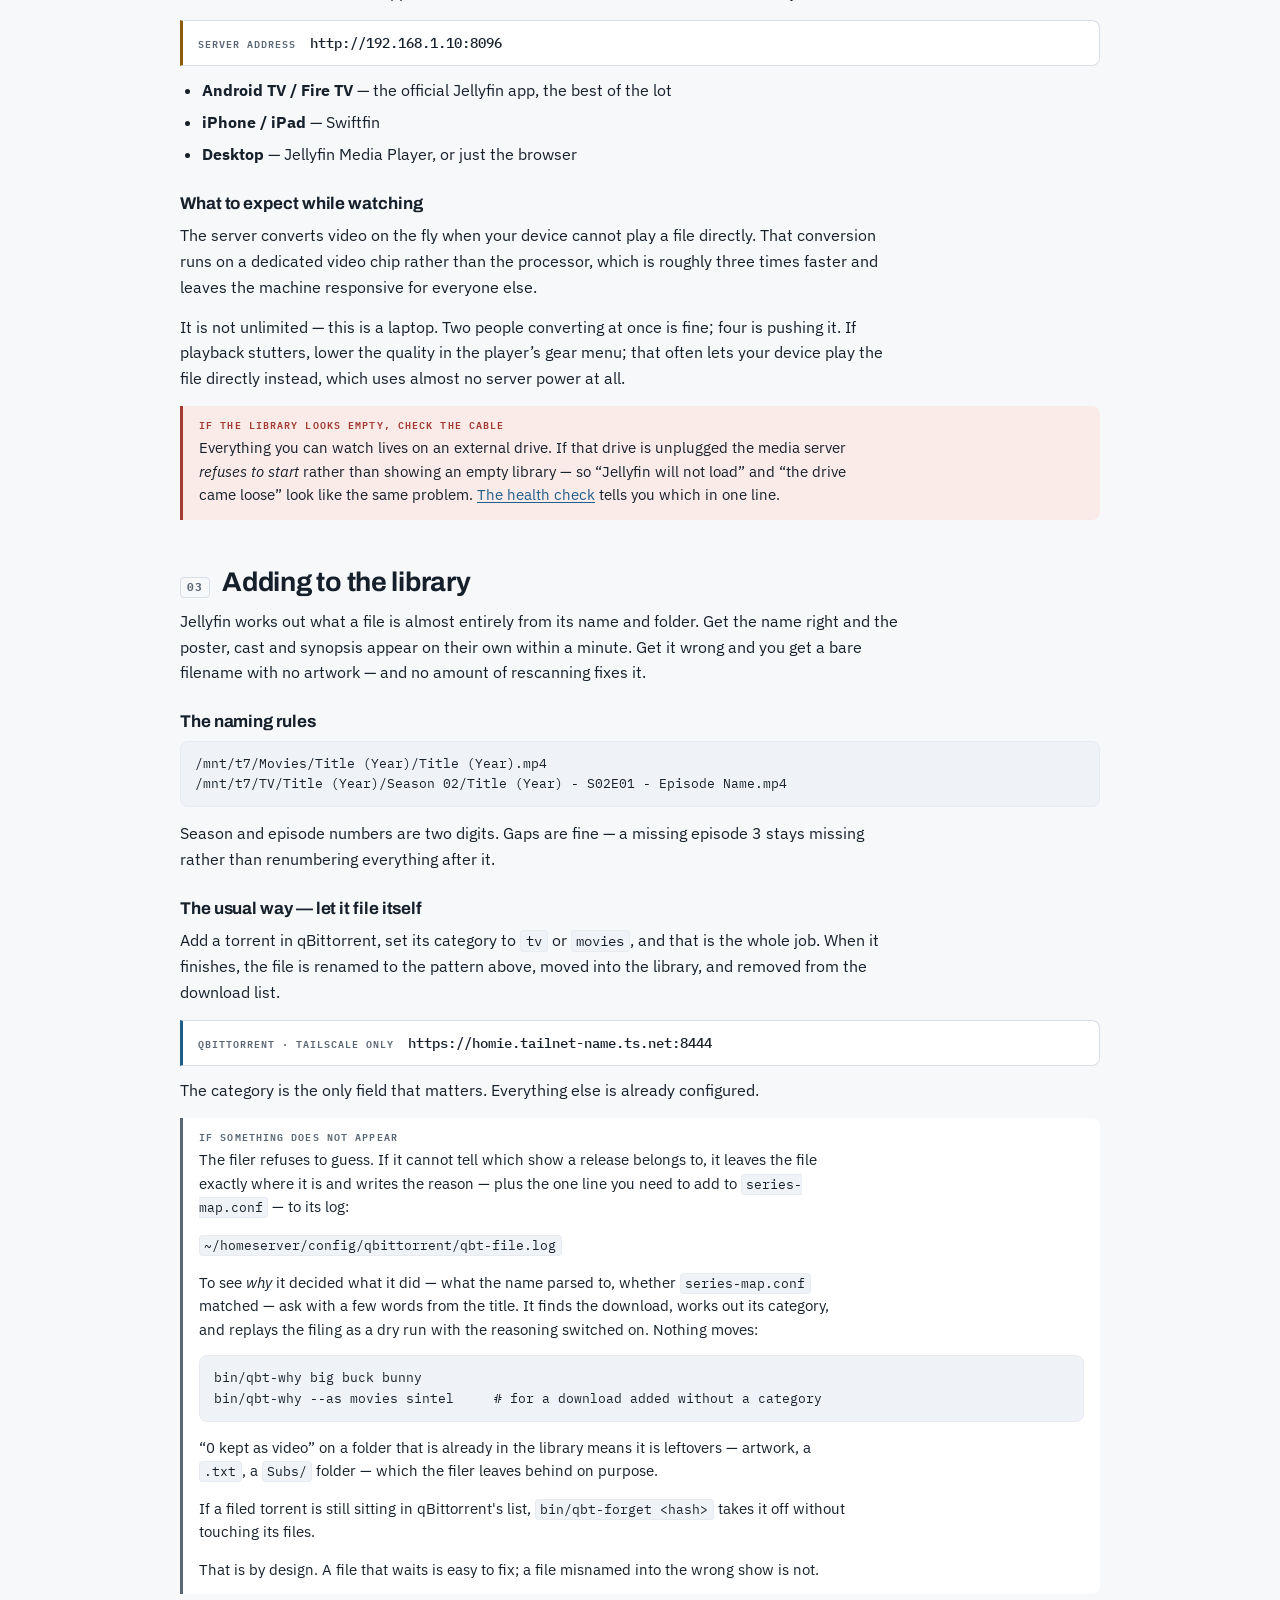
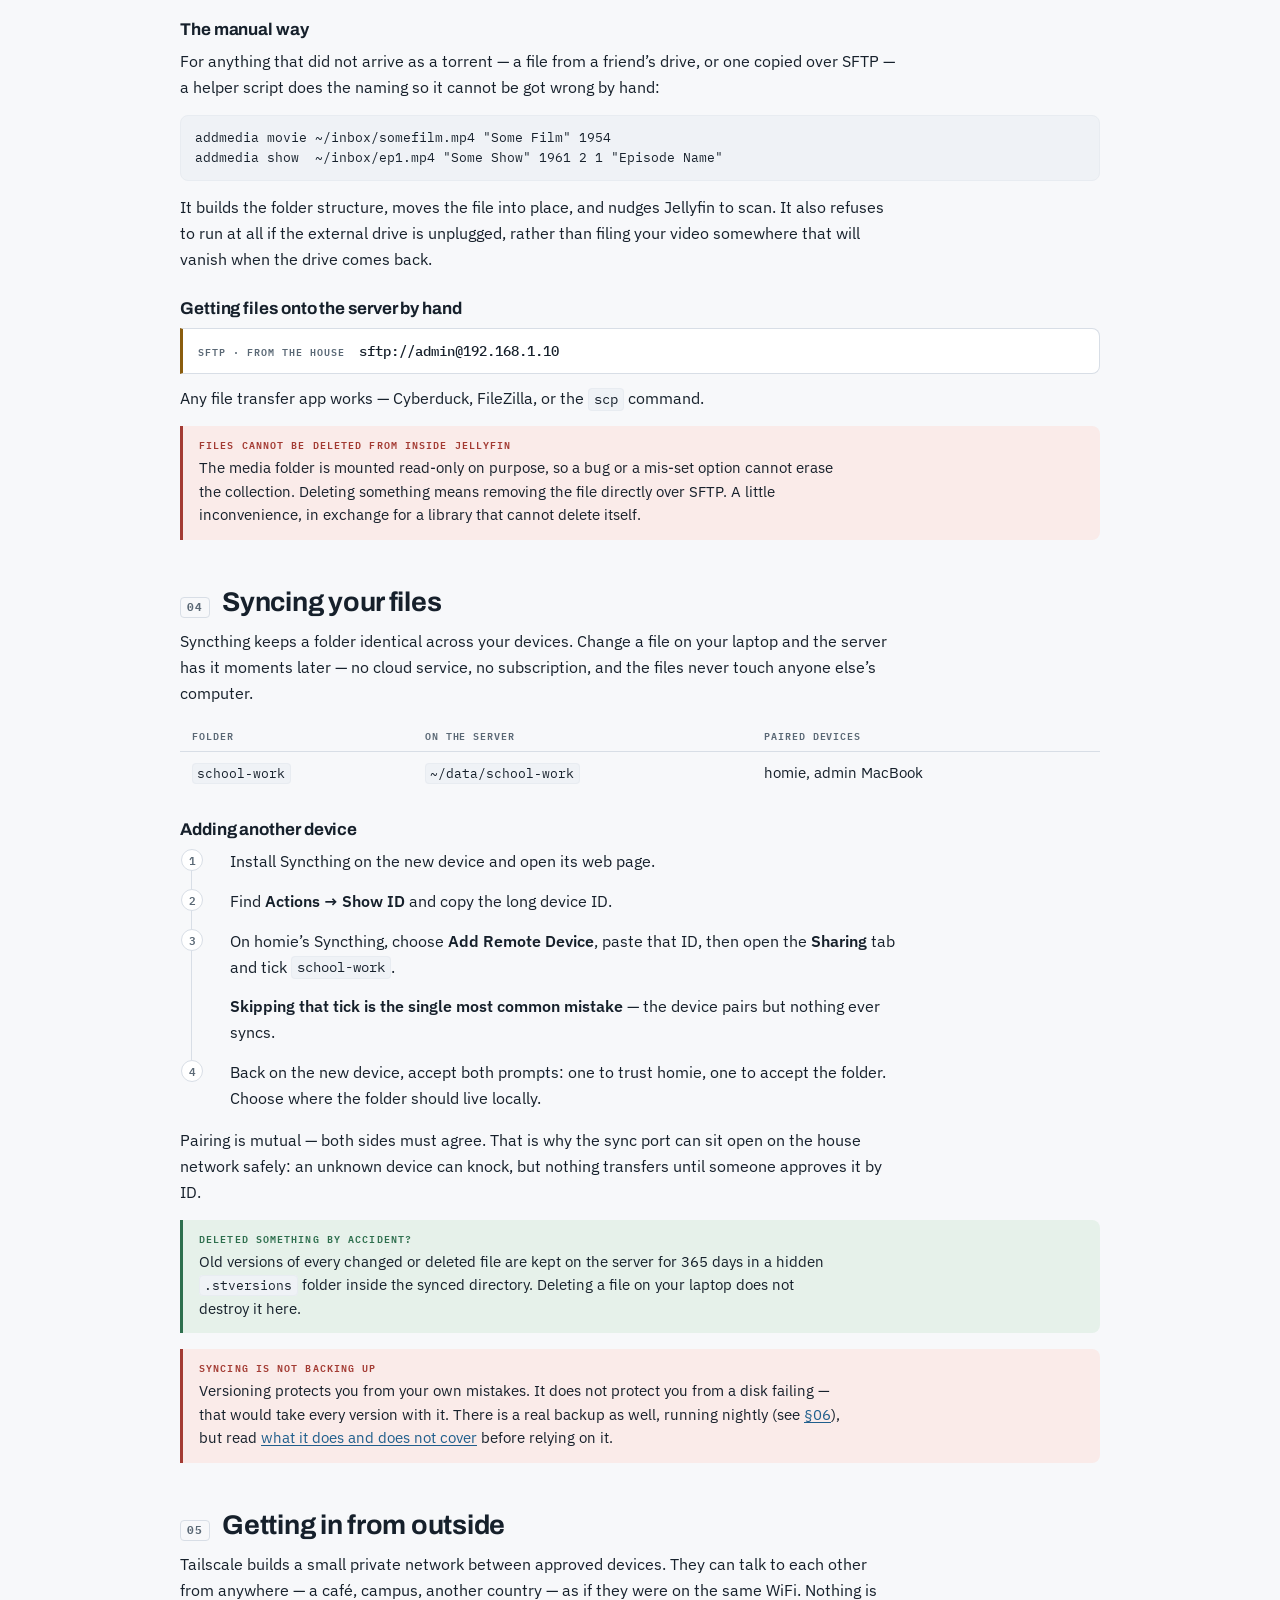
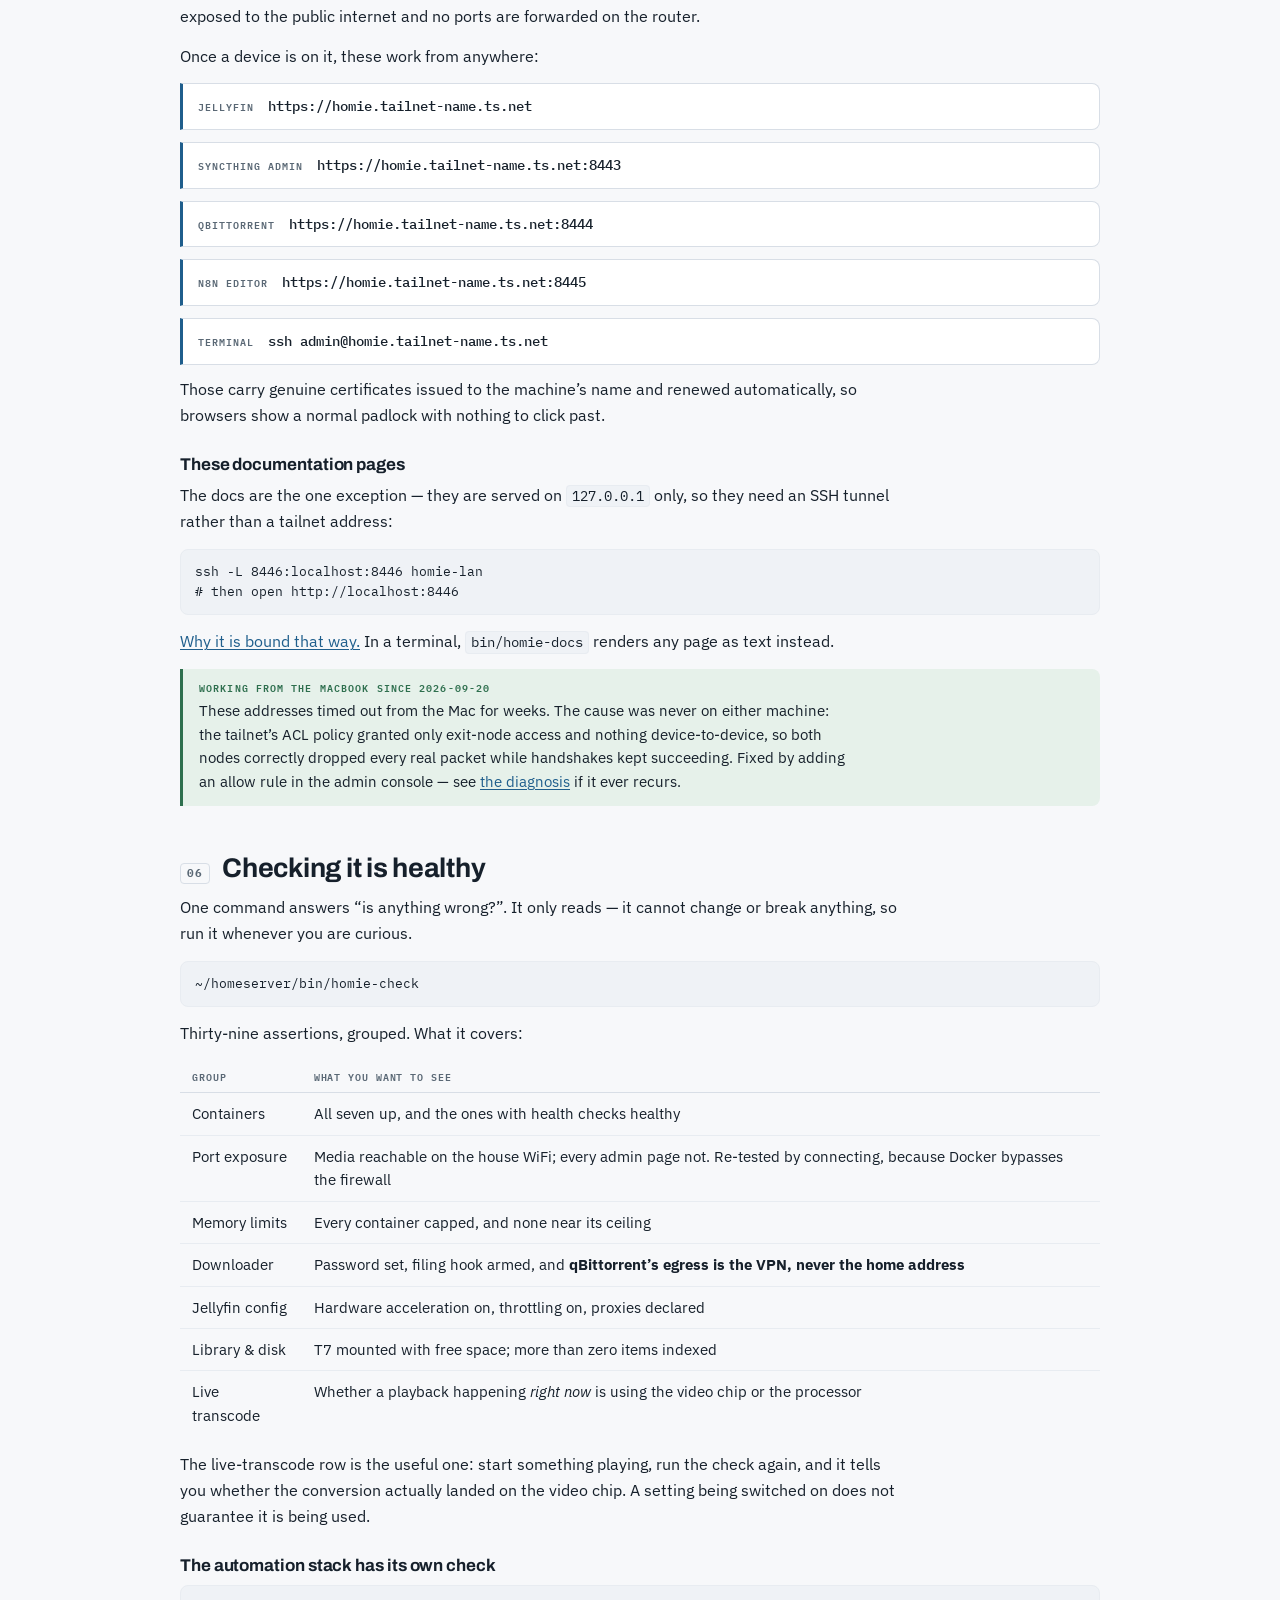
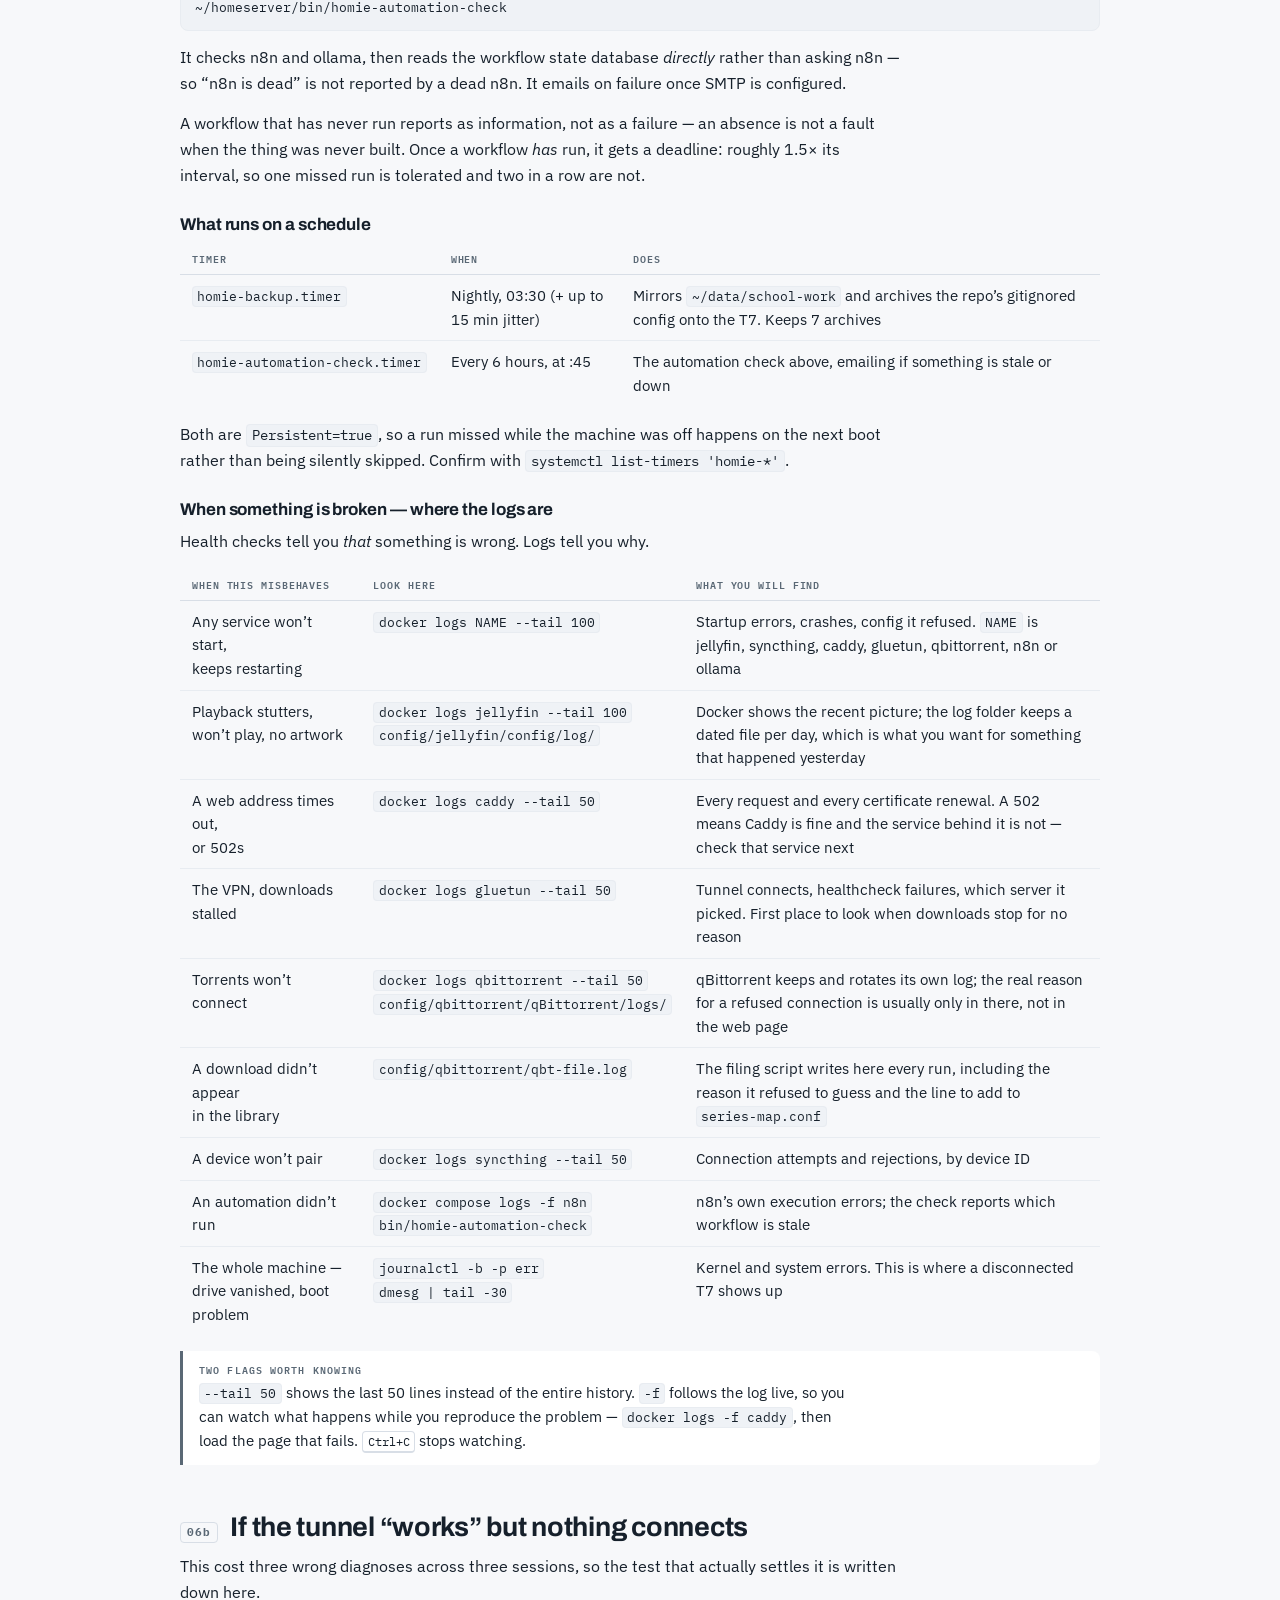
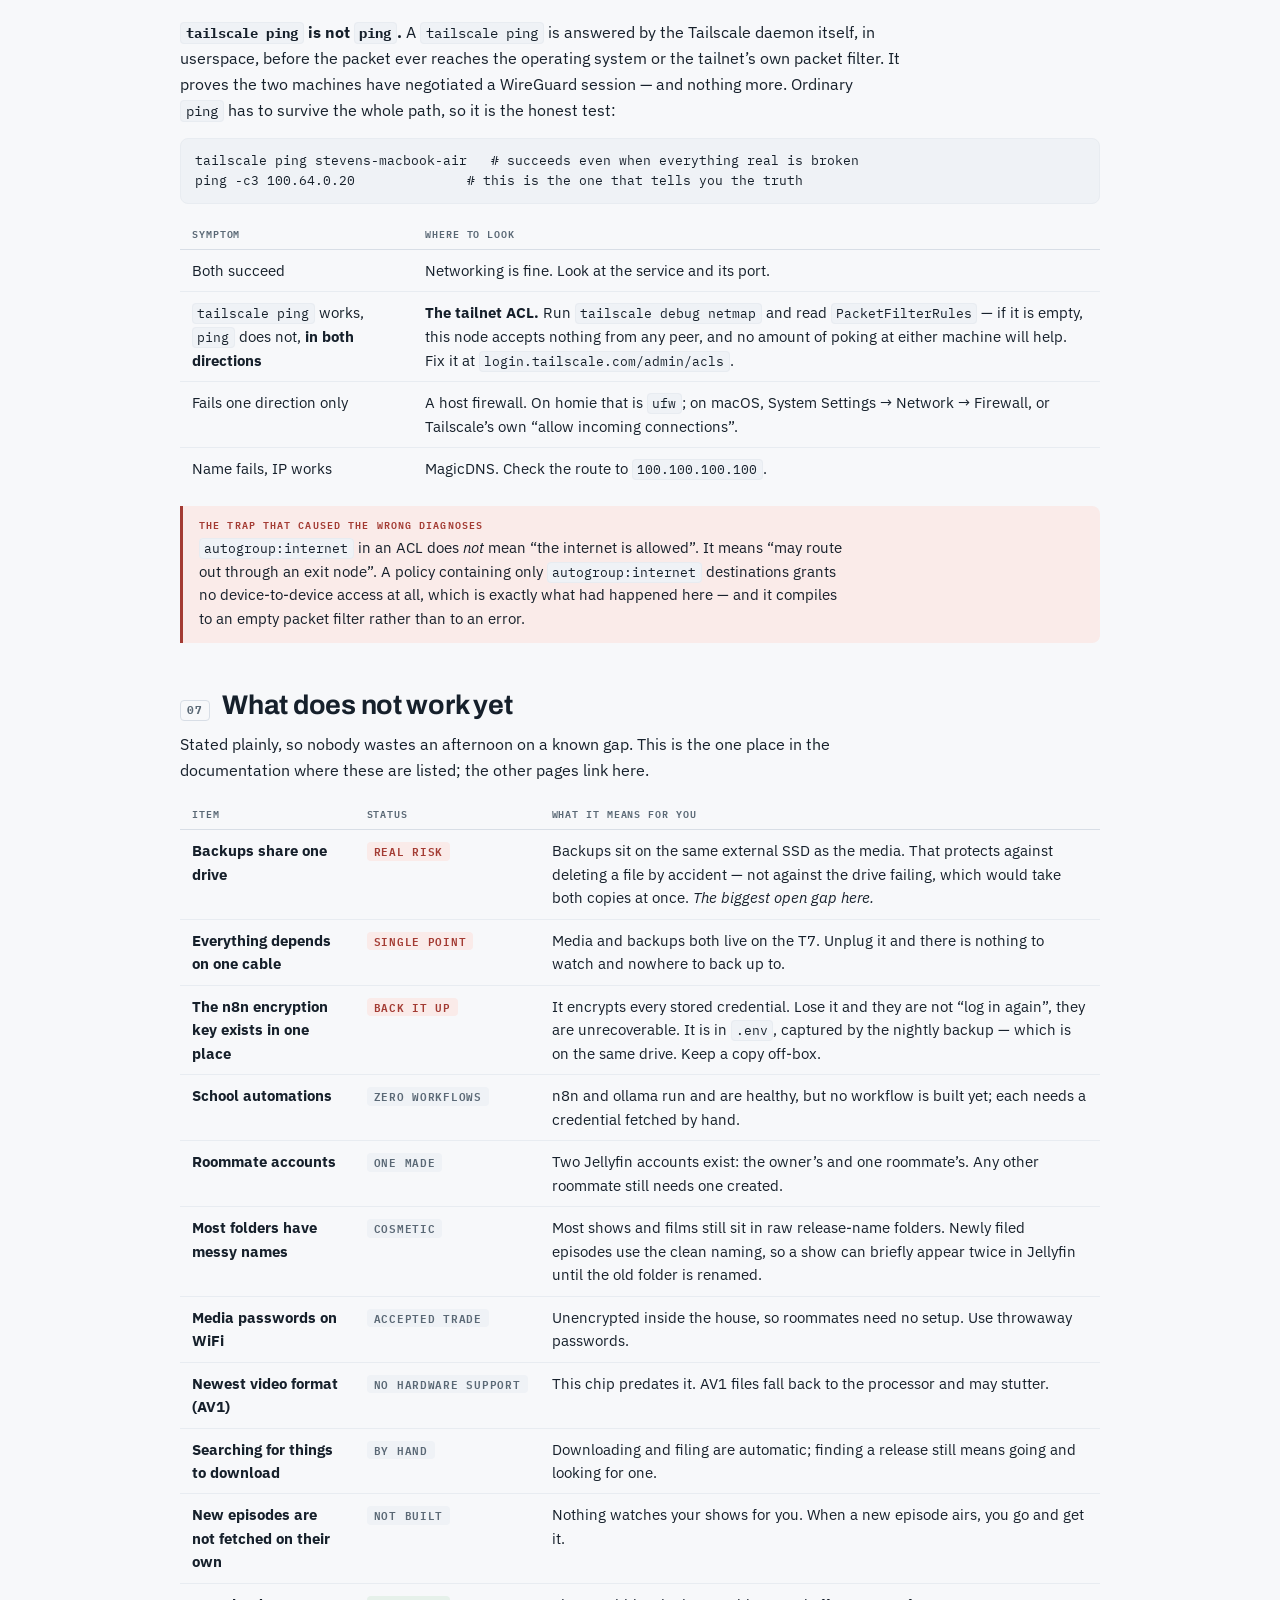
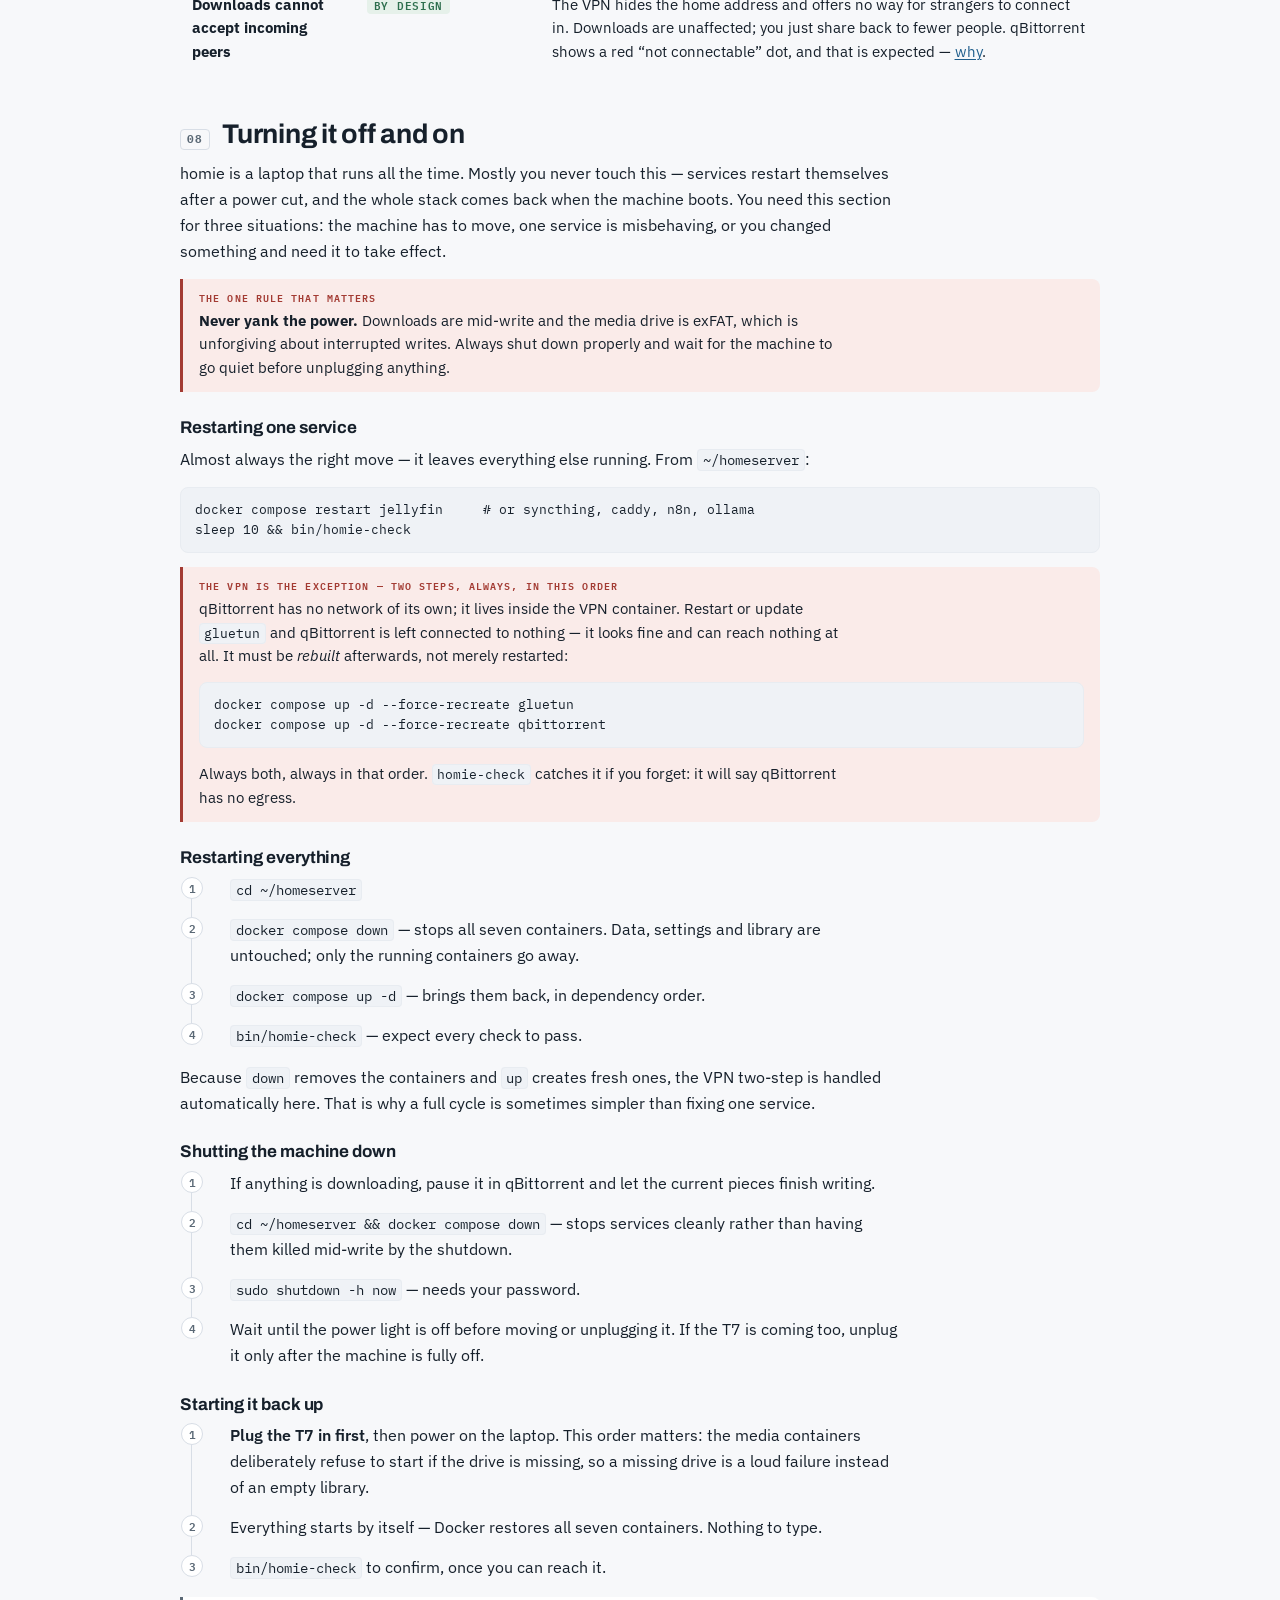
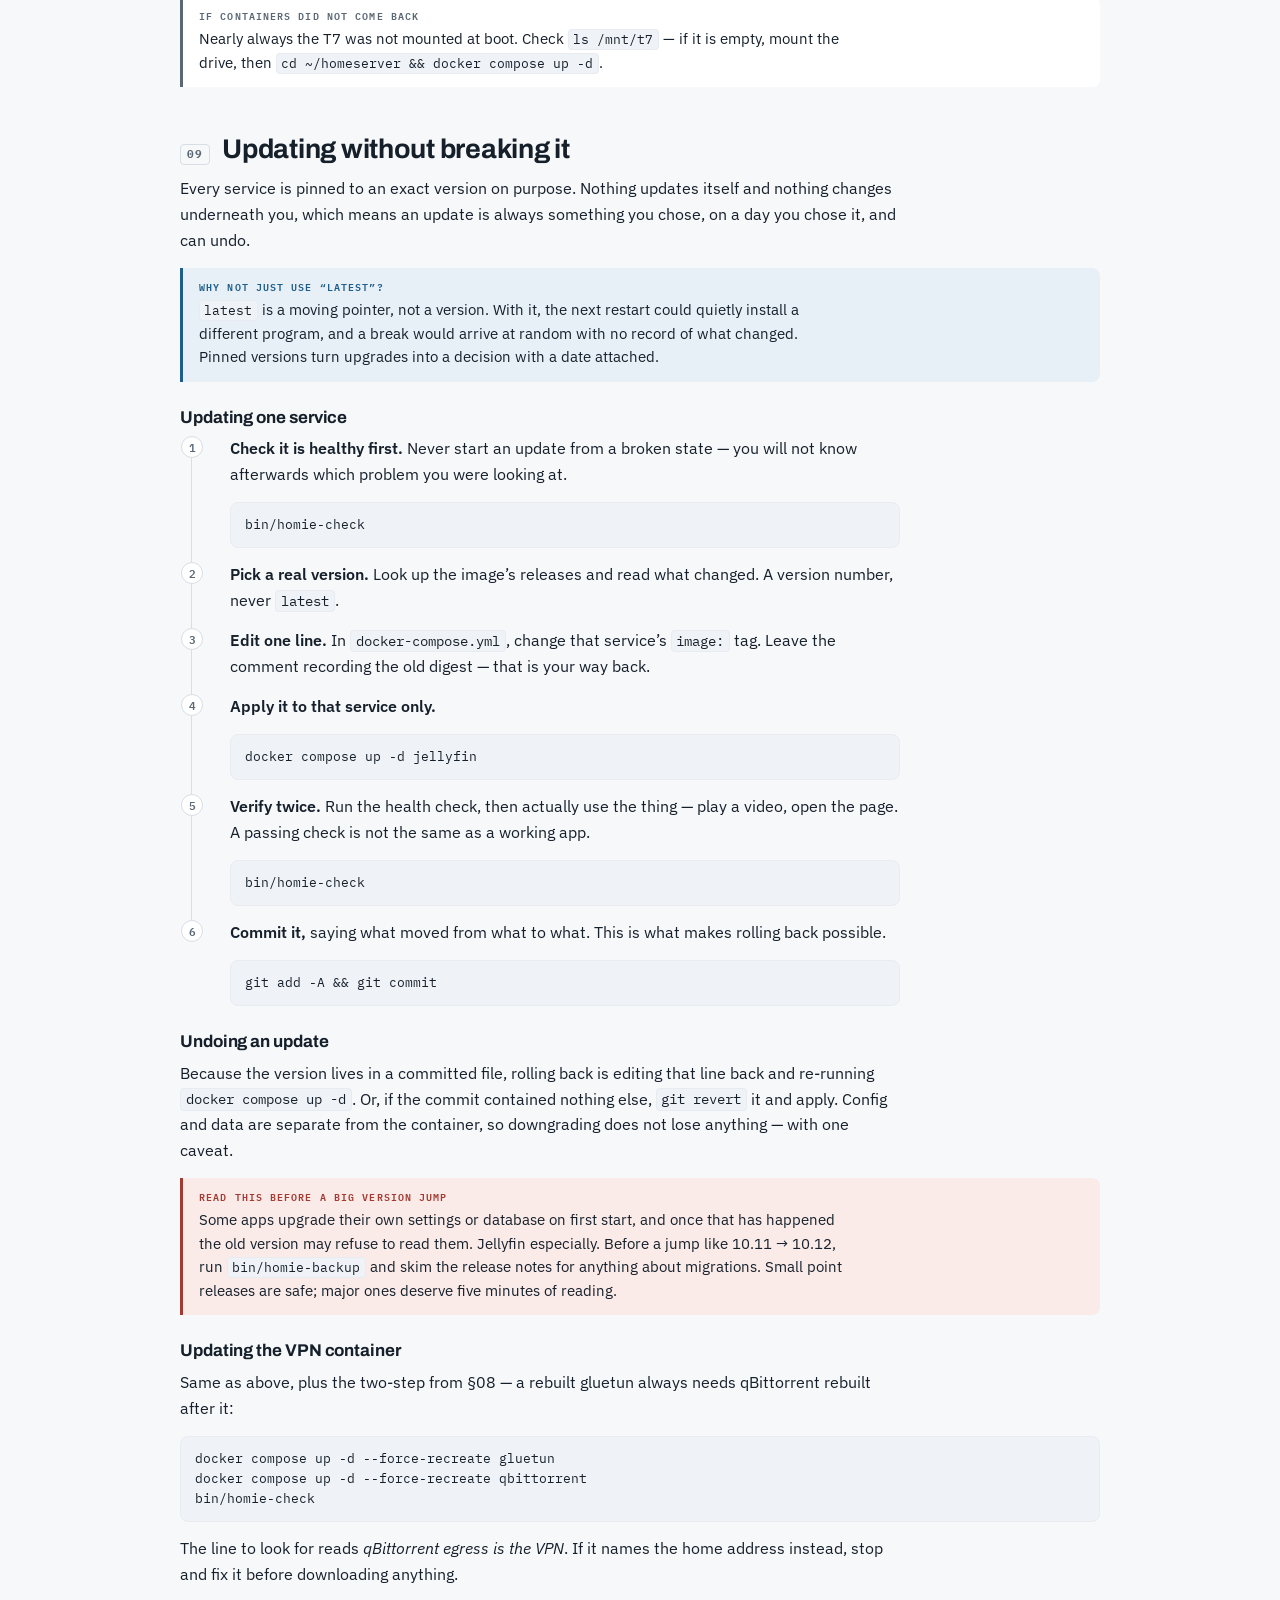
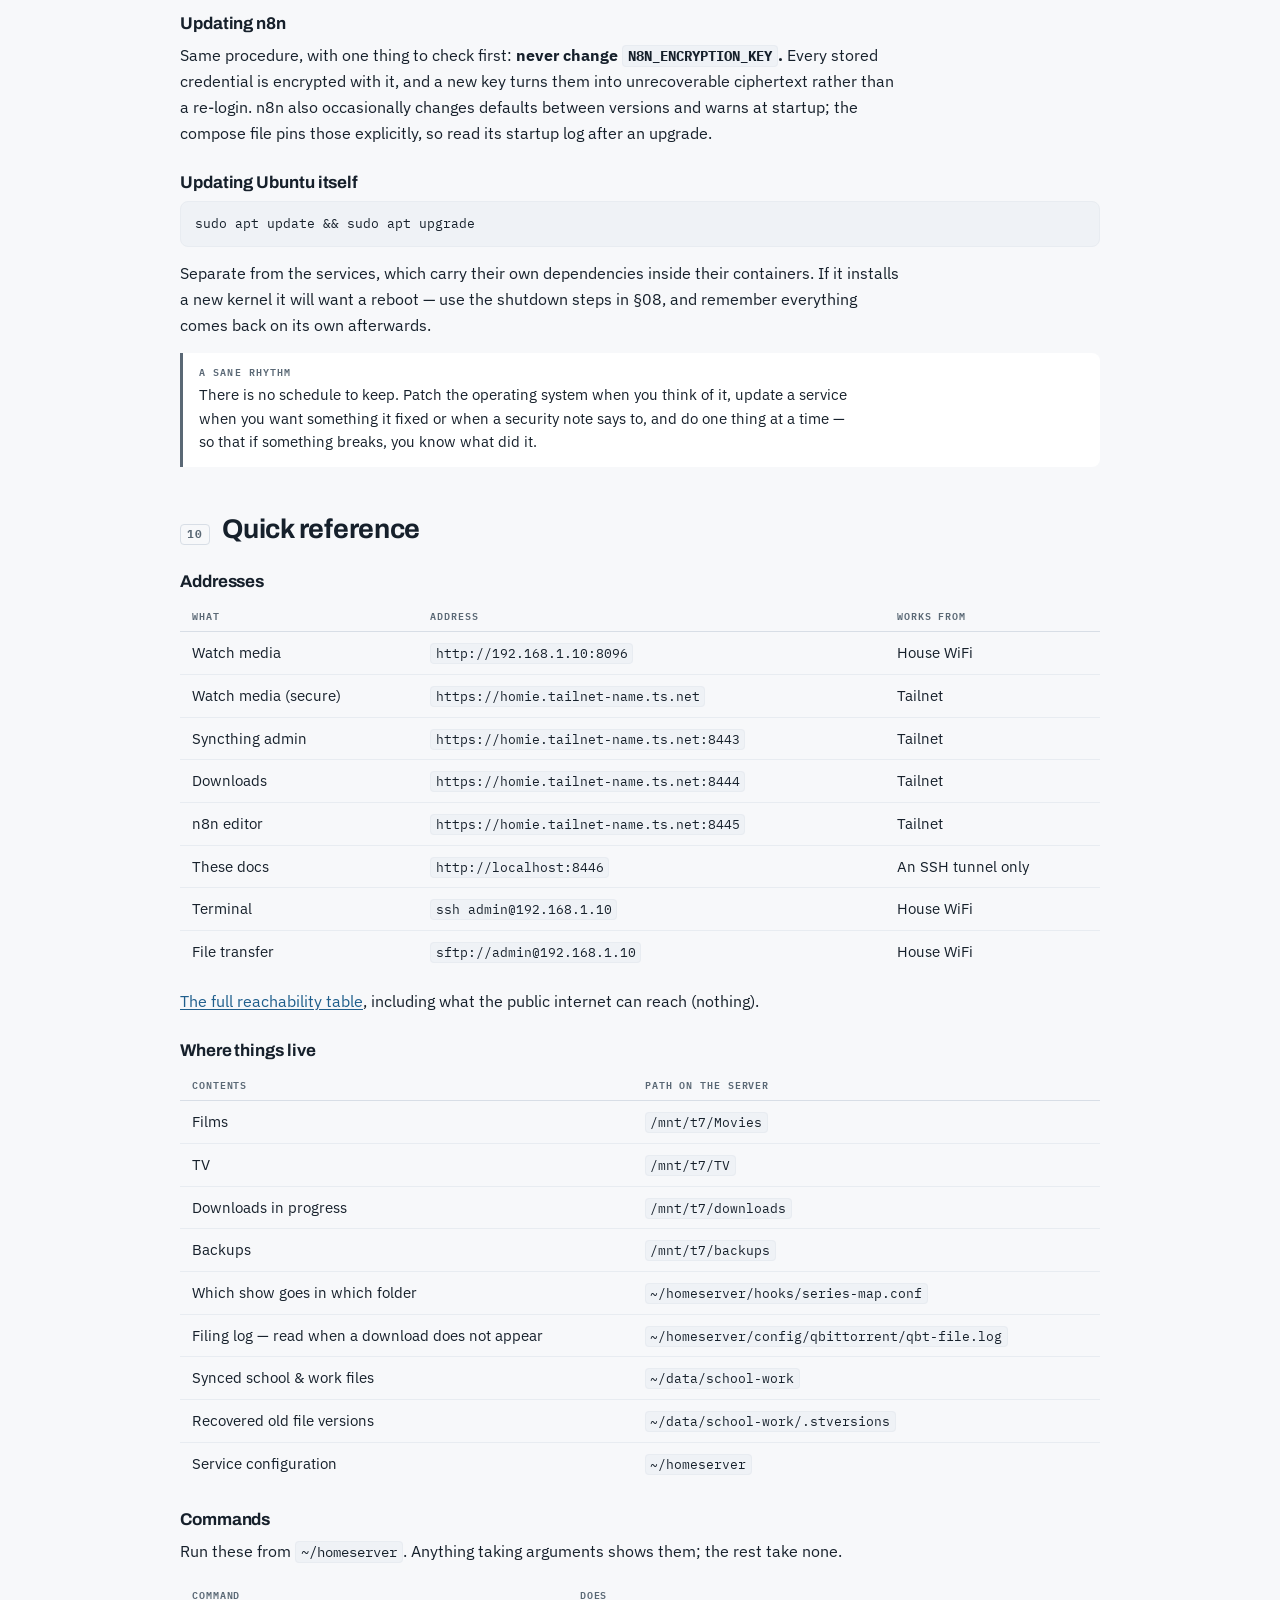
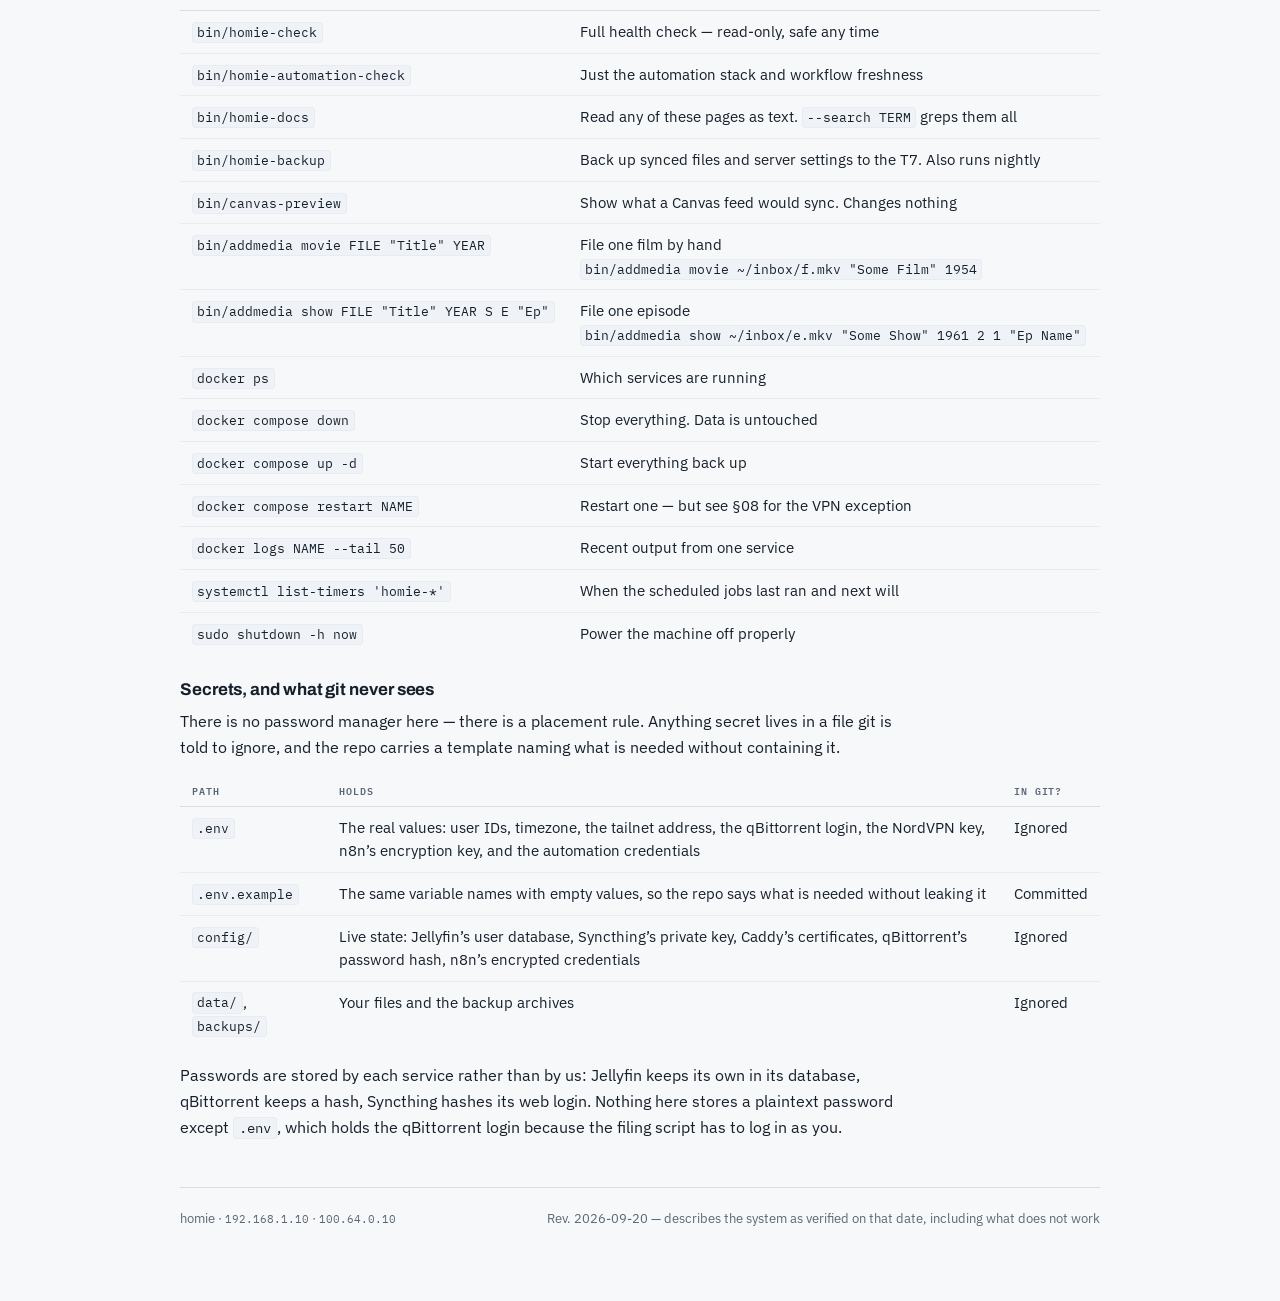
<file: docs/operating-manual.html>
<!doctype html>
<html lang="en">
<head>
<meta charset="utf-8">
<meta name="viewport" content="width=device-width,initial-scale=1,viewport-fit=cover">
<title>homie — operating manual</title>
<link rel="preconnect" href="https://fonts.googleapis.com">
<link rel="preconnect" href="https://fonts.gstatic.com" crossorigin>
<link rel="stylesheet" href="https://fonts.googleapis.com/css2?family=Archivo:wght@600;700;800&family=IBM+Plex+Mono:wght@400;500;600&family=IBM+Plex+Sans:wght@400;500;600&display=swap">
<link rel="stylesheet" href="homie.css">
</head>
<body>
<div class="wrap">

<nav class="nav">
  <a class="nav-home" href="index.html">homie docs</a>
  <a href="operating-manual.html" aria-current="page">Operating manual</a>
  <a href="architecture.html">Architecture</a>
  <a href="networking.html">Networking</a>
  <a href="wiring-diagram.html">Wiring diagram</a>
</nav>

<header class="masthead">
  <div class="eyebrow">Operating manual · Rev. 2026-09-20</div>
  <h1>Running homie</h1>
  <p class="standfirst">
    How to watch things, sync files, get in from outside, tell whether anything is
    wrong, and restart it without breaking it. Written for the people who <em>use</em>
    the machine, not the person who built it.
  </p>
  <div class="facts">
    <div><div class="lbl">Machine</div><div class="val">ThinkPad T470</div></div>
    <div><div class="lbl">House address</div><div class="val mono">192.168.1.10</div></div>
    <div><div class="lbl">Tailnet name</div><div class="val mono">homie.tailnet-name.ts.net</div></div>
    <div><div class="lbl">Library on</div><div class="val">the T7 external SSD</div></div>
  </div>
</header>

<section id="contents">
  <ol>
    <li><a href="#doors">Which door you are using</a></li>
    <li><a href="#watch">Watching movies &amp; TV</a></li>
    <li><a href="#add">Adding to the library</a></li>
    <li><a href="#sync">Syncing your files</a></li>
    <li><a href="#remote">Getting in from outside</a></li>
    <li><a href="#health">Checking it is healthy</a></li>
    <li><a href="#tunnel-diag">If the tunnel “works” but nothing connects</a></li>
    <li><a href="#gaps">What does not work yet</a></li>
    <li><a href="#restart">Turning it off and on</a></li>
    <li><a href="#update">Updating without breaking it</a></li>
    <li><a href="#quickref">Quick reference</a></li>
  </ol>
</section>

<section id="doors">
  <div class="sec-head"><span class="sec-num">01</span><h2>Which door you are using</h2></div>
  <p>
    Everything makes more sense once you know there are two ways in, and that which one
    you are using decides what you can reach.
  </p>

  <div class="tablewrap">
  <table>
    <thead><tr><th>Door</th><th>Who gets in</th><th>What it reaches</th><th>Encrypted?</th></tr></thead>
    <tbody>
      <tr><td><span class="tag tag-lan">the LAN</span><br>Home WiFi</td>
          <td>Anyone on the house WiFi</td>
          <td>Media only</td>
          <td>No — plain HTTP</td></tr>
      <tr><td><span class="tag tag-tailnet">the tailnet</span><br>Tailscale</td>
          <td>Only devices the owner approved</td>
          <td>Everything, from anywhere in the world</td>
          <td>Yes — real HTTPS</td></tr>
    </tbody>
  </table>
  </div>

  <p>
    Roommates use the first door and never need to install anything. The second exists so
    the owner can reach the machine from outside the house without opening a single port
    on the router. <a href="architecture.html#doors">Architecture §02</a> explains why it
    is built this way.
  </p>

  <div class="note note-warn">
    <span class="lbl">Why this matters to you</span>
    <p>
      On the home WiFi, your Jellyfin password travels unencrypted. The WiFi password
      protects it from the street, but not from other people in the house.
      <strong>Use a throwaway password here</strong> — never one you use anywhere else.
    </p>
  </div>
</section>

<section id="watch">
  <div class="sec-head"><span class="sec-num">02</span><h2>Watching movies &amp; TV</h2></div>

  <h3>From the house</h3>
  <div class="addr addr-lan">
    <span class="lbl">Jellyfin · home WiFi</span>
    <span class="val">http://192.168.1.10:8096</span>
  </div>
  <p>
    Sign in with the account you were given. Everyone gets their own login, so watch
    history, resume points and preferences stay yours.
  </p>

  <h3>On a TV, phone or tablet</h3>
  <p>The browser works, but the apps are better. Install one, then add the server manually when it asks:</p>
  <div class="addr addr-lan">
    <span class="lbl">Server address</span>
    <span class="val">http://192.168.1.10:8096</span>
  </div>
  <ul>
    <li><strong>Android TV / Fire TV</strong> — the official Jellyfin app, the best of the lot</li>
    <li><strong>iPhone / iPad</strong> — Swiftfin</li>
    <li><strong>Desktop</strong> — Jellyfin Media Player, or just the browser</li>
  </ul>

  <h3>What to expect while watching</h3>
  <p>
    The server converts video on the fly when your device cannot play a file directly.
    That conversion runs on a dedicated video chip rather than the processor, which is
    roughly three times faster and leaves the machine responsive for everyone else.
  </p>
  <p>
    It is not unlimited — this is a laptop. Two people converting at once is fine; four
    is pushing it. If playback stutters, lower the quality in the player’s gear menu;
    that often lets your device play the file directly instead, which uses almost no
    server power at all.
  </p>

  <div class="note note-warn">
    <span class="lbl">If the library looks empty, check the cable</span>
    <p>
      Everything you can watch lives on an external drive. If that drive is unplugged the
      media server <em>refuses to start</em> rather than showing an empty library — so
      “Jellyfin will not load” and “the drive came loose” look like the same problem.
      <a href="#health">The health check</a> tells you which in one line.
    </p>
  </div>
</section>

<section id="add">
  <div class="sec-head"><span class="sec-num">03</span><h2>Adding to the library</h2></div>
  <p>
    Jellyfin works out what a file is almost entirely from its name and folder. Get the
    name right and the poster, cast and synopsis appear on their own within a minute. Get
    it wrong and you get a bare filename with no artwork — and no amount of rescanning
    fixes it.
  </p>

  <h3>The naming rules</h3>
<pre><code>/mnt/t7/Movies/Title (Year)/Title (Year).mp4
/mnt/t7/TV/Title (Year)/Season 02/Title (Year) - S02E01 - Episode Name.mp4</code></pre>
  <p>
    Season and episode numbers are two digits. Gaps are fine — a missing episode 3 stays
    missing rather than renumbering everything after it.
  </p>

  <h3>The usual way — let it file itself</h3>
  <p>
    Add a torrent in qBittorrent, set its category to <code>tv</code> or
    <code>movies</code>, and that is the whole job. When it finishes, the file is renamed
    to the pattern above, moved into the library, and removed from the download list.
  </p>
  <div class="addr">
    <span class="lbl">qBittorrent · Tailscale only</span>
    <span class="val">https://homie.tailnet-name.ts.net:8444</span>
  </div>
  <p>The category is the only field that matters. Everything else is already configured.</p>

  <div class="note">
    <span class="lbl">If something does not appear</span>
    <p>
      The filer refuses to guess. If it cannot tell which show a release belongs to, it
      leaves the file exactly where it is and writes the reason — plus the one line you
      need to add to <code>series-map.conf</code> — to its log:
    </p>
    <p><code>~/homeserver/config/qbittorrent/qbt-file.log</code></p>
    <p>
      To see <em>why</em> it decided what it did — what the name parsed to, whether
      <code>series-map.conf</code> matched —
      ask with a few words from the title. It finds the download, works out its category,
      and replays the filing as a dry run with the reasoning switched on. Nothing moves:
    </p>
<pre><code>bin/qbt-why big buck bunny
bin/qbt-why --as movies sintel     # for a download added without a category</code></pre>
    <p>
      “0 kept as video” on a folder that is already in the library means it is leftovers —
      artwork, a <code>.txt</code>, a <code>Subs/</code> folder — which the filer leaves behind
      on purpose.
    </p>
    <p>
      If a filed torrent is still sitting in qBittorrent's list, <code>bin/qbt-forget
      &lt;hash&gt;</code> takes it off without touching its files.
    </p>
    <p>
      That is by design. A file that waits is easy to fix; a file misnamed into the wrong
      show is not.
    </p>
  </div>

  <h3>The manual way</h3>
  <p>
    For anything that did not arrive as a torrent — a file from a friend’s drive, or one
    copied over SFTP — a helper script does the naming so it cannot be got wrong by hand:
  </p>
<pre><code>addmedia movie ~/inbox/somefilm.mp4 "Some Film" 1954
addmedia show  ~/inbox/ep1.mp4 "Some Show" 1961 2 1 "Episode Name"</code></pre>
  <p>
    It builds the folder structure, moves the file into place, and nudges Jellyfin to
    scan. It also refuses to run at all if the external drive is unplugged, rather than
    filing your video somewhere that will vanish when the drive comes back.
  </p>

  <h3>Getting files onto the server by hand</h3>
  <div class="addr addr-lan">
    <span class="lbl">SFTP · from the house</span>
    <span class="val">sftp://admin@192.168.1.10</span>
  </div>
  <p>Any file transfer app works — Cyberduck, FileZilla, or the <code>scp</code> command.</p>

  <div class="note note-warn">
    <span class="lbl">Files cannot be deleted from inside Jellyfin</span>
    <p>
      The media folder is mounted read-only on purpose, so a bug or a mis-set option
      cannot erase the collection. Deleting something means removing the file directly
      over SFTP. A little inconvenience, in exchange for a library that cannot delete
      itself.
    </p>
  </div>
</section>

<section id="sync">
  <div class="sec-head"><span class="sec-num">04</span><h2>Syncing your files</h2></div>
  <p>
    Syncthing keeps a folder identical across your devices. Change a file on your laptop
    and the server has it moments later — no cloud service, no subscription, and the
    files never touch anyone else’s computer.
  </p>

  <div class="tablewrap">
  <table>
    <thead><tr><th>Folder</th><th>On the server</th><th>Paired devices</th></tr></thead>
    <tbody>
      <tr><td><code>school-work</code></td><td><code>~/data/school-work</code></td>
          <td>homie, admin MacBook</td></tr>
    </tbody>
  </table>
  </div>

  <h3>Adding another device</h3>
  <ol class="steps">
    <li><p>Install Syncthing on the new device and open its web page.</p></li>
    <li><p>Find <strong>Actions → Show ID</strong> and copy the long device ID.</p></li>
    <li>
      <p>
        On homie’s Syncthing, choose <strong>Add Remote Device</strong>, paste that ID,
        then open the <strong>Sharing</strong> tab and tick <code>school-work</code>.
      </p>
      <p>
        <strong>Skipping that tick is the single most common mistake</strong> — the
        device pairs but nothing ever syncs.
      </p>
    </li>
    <li>
      <p>
        Back on the new device, accept both prompts: one to trust homie, one to accept
        the folder. Choose where the folder should live locally.
      </p>
    </li>
  </ol>
  <p>
    Pairing is mutual — both sides must agree. That is why the sync port can sit open on
    the house network safely: an unknown device can knock, but nothing transfers until
    someone approves it by ID.
  </p>

  <div class="note note-ok">
    <span class="lbl">Deleted something by accident?</span>
    <p>
      Old versions of every changed or deleted file are kept on the server for 365 days
      in a hidden <code>.stversions</code> folder inside the synced directory. Deleting a
      file on your laptop does not destroy it here.
    </p>
  </div>

  <div class="note note-warn">
    <span class="lbl">Syncing is not backing up</span>
    <p>
      Versioning protects you from your own mistakes. It does not protect you from a disk
      failing — that would take every version with it. There is a real backup as well,
      running nightly (see <a href="#health">§06</a>), but read
      <a href="#gaps">what it does and does not cover</a> before relying on it.
    </p>
  </div>
</section>

<section id="remote">
  <div class="sec-head"><span class="sec-num">05</span><h2>Getting in from outside</h2></div>
  <p>
    Tailscale builds a small private network between approved devices. They can talk to
    each other from anywhere — a café, campus, another country — as if they were on the
    same WiFi. Nothing is exposed to the public internet and no ports are forwarded on
    the router.
  </p>
  <p>Once a device is on it, these work from anywhere:</p>

  <div class="addr"><span class="lbl">Jellyfin</span><span class="val">https://homie.tailnet-name.ts.net</span></div>
  <div class="addr"><span class="lbl">Syncthing admin</span><span class="val">https://homie.tailnet-name.ts.net:8443</span></div>
  <div class="addr"><span class="lbl">qBittorrent</span><span class="val">https://homie.tailnet-name.ts.net:8444</span></div>
  <div class="addr"><span class="lbl">n8n editor</span><span class="val">https://homie.tailnet-name.ts.net:8445</span></div>
  <div class="addr"><span class="lbl">Terminal</span><span class="val">ssh admin@homie.tailnet-name.ts.net</span></div>

  <p>
    Those carry genuine certificates issued to the machine’s name and renewed
    automatically, so browsers show a normal padlock with nothing to click past.
  </p>

  <h3>These documentation pages</h3>
  <p>
    The docs are the one exception — they are served on <code>127.0.0.1</code> only, so
    they need an SSH tunnel rather than a tailnet address:
  </p>
<pre><code>ssh -L 8446:localhost:8446 homie-lan
# then open http://localhost:8446</code></pre>
  <p>
    <a href="architecture.html#docs-localhost">Why it is bound that way.</a> In a terminal,
    <code>bin/homie-docs</code> renders any page as text instead.
  </p>

  <div class="note note-ok">
    <span class="lbl">Working from the MacBook since 2026-09-20</span>
    <p>
      These addresses timed out from the Mac for weeks. The cause was never on either
      machine: the tailnet’s ACL policy granted only exit-node access and nothing
      device-to-device, so both nodes correctly dropped every real packet while
      handshakes kept succeeding. Fixed by adding an allow rule in the admin console —
      see <a href="#tunnel-diag">the diagnosis</a> if it ever recurs.
    </p>
  </div>
</section>

<section id="health">
  <div class="sec-head"><span class="sec-num">06</span><h2>Checking it is healthy</h2></div>
  <p>
    One command answers “is anything wrong?”. It only reads — it cannot change or break
    anything, so run it whenever you are curious.
  </p>
<pre><code>~/homeserver/bin/homie-check</code></pre>
  <p>Thirty-nine assertions, grouped. What it covers:</p>

  <div class="tablewrap">
  <table>
    <thead><tr><th>Group</th><th>What you want to see</th></tr></thead>
    <tbody>
      <tr><td>Containers</td><td>All seven up, and the ones with health checks healthy</td></tr>
      <tr><td>Port exposure</td><td>Media reachable on the house WiFi; every admin page not.
          Re-tested by connecting, because Docker bypasses the firewall</td></tr>
      <tr><td>Memory limits</td><td>Every container capped, and none near its ceiling</td></tr>
      <tr><td>Downloader</td><td>Password set, filing hook armed, and
          <strong>qBittorrent’s egress is the VPN, never the home address</strong></td></tr>
      <tr><td>Jellyfin config</td><td>Hardware acceleration on, throttling on, proxies declared</td></tr>
      <tr><td>Library &amp; disk</td><td>T7 mounted with free space; more than zero items indexed</td></tr>
      <tr><td>Live transcode</td><td>Whether a playback happening <em>right now</em> is using
          the video chip or the processor</td></tr>
    </tbody>
  </table>
  </div>

  <p>
    The live-transcode row is the useful one: start something playing, run the check
    again, and it tells you whether the conversion actually landed on the video chip. A
    setting being switched on does not guarantee it is being used.
  </p>

  <h3>The automation stack has its own check</h3>
<pre><code>~/homeserver/bin/homie-automation-check</code></pre>
  <p>
    It checks n8n and ollama, then reads the workflow state database <em>directly</em>
    rather than asking n8n — so “n8n is dead” is not reported by a dead n8n. It emails on
    failure once SMTP is configured.
  </p>
  <p>
    A workflow that has never run reports as information, not as a failure — an absence is
    not a fault when the thing was never built. Once a workflow <em>has</em> run, it gets a
    deadline: roughly 1.5× its interval, so one missed run is tolerated and two in a row are
    not.
  </p>

  <h3>What runs on a schedule</h3>
  <div class="tablewrap">
  <table>
    <thead><tr><th>Timer</th><th>When</th><th>Does</th></tr></thead>
    <tbody>
      <tr><td><code>homie-backup.timer</code></td><td>Nightly, 03:30 (+ up to 15 min jitter)</td>
          <td>Mirrors <code>~/data/school-work</code> and archives the repo’s
              gitignored config onto the T7. Keeps 7 archives</td></tr>
      <tr><td><code>homie-automation-check.timer</code></td><td>Every 6 hours, at :45</td>
          <td>The automation check above, emailing if something is stale or down</td></tr>
    </tbody>
  </table>
  </div>
  <p>
    Both are <code>Persistent=true</code>, so a run missed while the machine was off
    happens on the next boot rather than being silently skipped. Confirm with
    <code>systemctl list-timers 'homie-*'</code>.
  </p>

  <h3>When something is broken — where the logs are</h3>
  <p>Health checks tell you <em>that</em> something is wrong. Logs tell you why.</p>

  <div class="tablewrap">
  <table>
    <thead><tr><th>When this misbehaves</th><th>Look here</th><th>What you will find</th></tr></thead>
    <tbody>
      <tr><td>Any service won’t start,<br>keeps restarting</td>
          <td><code>docker logs NAME --tail 100</code></td>
          <td>Startup errors, crashes, config it refused. <code>NAME</code> is jellyfin,
              syncthing, caddy, gluetun, qbittorrent, n8n or ollama</td></tr>
      <tr><td>Playback stutters,<br>won’t play, no artwork</td>
          <td><code>docker logs jellyfin --tail 100</code><br>
              <code>config/jellyfin/config/log/</code></td>
          <td>Docker shows the recent picture; the log folder keeps a dated file per day,
              which is what you want for something that happened yesterday</td></tr>
      <tr><td>A web address times out,<br>or 502s</td>
          <td><code>docker logs caddy --tail 50</code></td>
          <td>Every request and every certificate renewal. A 502 means Caddy is fine and
              the service behind it is not — check that service next</td></tr>
      <tr><td>The VPN, downloads stalled</td>
          <td><code>docker logs gluetun --tail 50</code></td>
          <td>Tunnel connects, healthcheck failures, which server it picked. First place
              to look when downloads stop for no reason</td></tr>
      <tr><td>Torrents won’t connect</td>
          <td><code>docker logs qbittorrent --tail 50</code><br>
              <code>config/qbittorrent/qBittorrent/logs/</code></td>
          <td>qBittorrent keeps and rotates its own log; the real reason for a refused
              connection is usually only in there, not in the web page</td></tr>
      <tr><td>A download didn’t appear<br>in the library</td>
          <td><code>config/qbittorrent/qbt-file.log</code></td>
          <td>The filing script writes here every run, including the reason it refused to
              guess and the line to add to <code>series-map.conf</code></td></tr>
      <tr><td>A device won’t pair</td>
          <td><code>docker logs syncthing --tail 50</code></td>
          <td>Connection attempts and rejections, by device ID</td></tr>
      <tr><td>An automation didn’t run</td>
          <td><code>docker compose logs -f n8n</code><br><code>bin/homie-automation-check</code></td>
          <td>n8n’s own execution errors; the check reports which workflow is stale</td></tr>
      <tr><td>The whole machine —<br>drive vanished, boot problem</td>
          <td><code>journalctl -b -p err</code><br><code>dmesg | tail -30</code></td>
          <td>Kernel and system errors. This is where a disconnected T7 shows up</td></tr>
    </tbody>
  </table>
  </div>

  <div class="note">
    <span class="lbl">Two flags worth knowing</span>
    <p>
      <code>--tail 50</code> shows the last 50 lines instead of the entire history.
      <code>-f</code> follows the log live, so you can watch what happens while you
      reproduce the problem — <code>docker logs -f caddy</code>, then load the page that
      fails. <kbd>Ctrl+C</kbd> stops watching.
    </p>
  </div>
</section>

<section id="tunnel-diag">
  <div class="sec-head"><span class="sec-num">06b</span><h2>If the tunnel “works” but nothing connects</h2></div>
  <p>
    This cost three wrong diagnoses across three sessions, so the test that actually
    settles it is written down here.
  </p>
  <p>
    <strong><code>tailscale ping</code> is not <code>ping</code>.</strong> A
    <code>tailscale ping</code> is answered by the Tailscale daemon itself, in userspace,
    before the packet ever reaches the operating system or the tailnet’s own packet
    filter. It proves the two machines have negotiated a WireGuard session — and nothing
    more. Ordinary <code>ping</code> has to survive the whole path, so it is the honest
    test:
  </p>
<pre><code>tailscale ping stevens-macbook-air   # succeeds even when everything real is broken
ping -c3 100.64.0.20              # this is the one that tells you the truth</code></pre>

  <div class="tablewrap">
  <table>
    <thead><tr><th>Symptom</th><th>Where to look</th></tr></thead>
    <tbody>
      <tr><td>Both succeed</td><td>Networking is fine. Look at the service and its port.</td></tr>
      <tr><td><code>tailscale ping</code> works, <code>ping</code> does not, <strong>in both directions</strong></td>
          <td><strong>The tailnet ACL.</strong> Run <code>tailscale debug netmap</code> and read
              <code>PacketFilterRules</code> — if it is empty, this node accepts nothing from
              any peer, and no amount of poking at either machine will help. Fix it at
              <code>login.tailscale.com/admin/acls</code>.</td></tr>
      <tr><td>Fails one direction only</td><td>A host firewall. On homie that is
              <code>ufw</code>; on macOS, System Settings → Network → Firewall, or
              Tailscale’s own “allow incoming connections”.</td></tr>
      <tr><td>Name fails, IP works</td><td>MagicDNS. Check the route to
              <code>100.100.100.100</code>.</td></tr>
    </tbody>
  </table>
  </div>

  <div class="note note-warn">
    <span class="lbl">The trap that caused the wrong diagnoses</span>
    <p>
      <code>autogroup:internet</code> in an ACL does <em>not</em> mean “the internet is
      allowed”. It means “may route out through an exit node”. A policy containing only
      <code>autogroup:internet</code> destinations grants no device-to-device access at
      all, which is exactly what had happened here — and it compiles to an empty packet
      filter rather than to an error.
    </p>
  </div>
</section>

<section id="gaps">
  <div class="sec-head"><span class="sec-num">07</span><h2>What does not work yet</h2></div>
  <p>
    Stated plainly, so nobody wastes an afternoon on a known gap. This is the one place
    in the documentation where these are listed; the other pages link here.
  </p>

  <div class="tablewrap">
  <table>
    <thead><tr><th>Item</th><th>Status</th><th>What it means for you</th></tr></thead>
    <tbody>
      <tr><td><strong>Backups share one drive</strong></td>
          <td><span class="tag tag-gap">Real risk</span></td>
          <td>Backups sit on the same external SSD as the media. That protects against
              deleting a file by accident — not against the drive failing, which would
              take both copies at once. <em>The biggest open gap here.</em></td></tr>
      <tr><td><strong>Everything depends on one cable</strong></td>
          <td><span class="tag tag-gap">Single point</span></td>
          <td>Media and backups both live on the T7. Unplug it and there is nothing to
              watch and nowhere to back up to.</td></tr>
      <tr><td><strong>The n8n encryption key exists in one place</strong></td>
          <td><span class="tag tag-gap">Back it up</span></td>
          <td>It encrypts every stored credential. Lose it and they are not “log in
              again”, they are unrecoverable. It is in <code>.env</code>, captured by the
              nightly backup — which is on the same drive. Keep a copy off-box.</td></tr>
      <tr><td><strong>School automations</strong></td>
          <td><span class="tag">Zero workflows</span></td>
          <td>n8n and ollama run and are healthy, but no workflow is built yet; each
              needs a credential fetched by hand.</td></tr>
      <tr><td><strong>Roommate accounts</strong></td>
          <td><span class="tag">One made</span></td>
          <td>Two Jellyfin accounts exist: the owner’s and one roommate’s. Any other
              roommate still needs one created.</td></tr>
      <tr><td><strong>Most folders have messy names</strong></td>
          <td><span class="tag">Cosmetic</span></td>
          <td>Most shows and films still sit in raw release-name folders. Newly filed
              episodes use the clean naming, so a show can briefly appear twice in
              Jellyfin until the old folder is renamed.</td></tr>
      <tr><td><strong>Media passwords on WiFi</strong></td>
          <td><span class="tag">Accepted trade</span></td>
          <td>Unencrypted inside the house, so roommates need no setup. Use throwaway
              passwords.</td></tr>
      <tr><td><strong>Newest video format (AV1)</strong></td>
          <td><span class="tag">No hardware support</span></td>
          <td>This chip predates it. AV1 files fall back to the processor and may
              stutter.</td></tr>
      <tr><td><strong>Searching for things to download</strong></td>
          <td><span class="tag">By hand</span></td>
          <td>Downloading and filing are automatic; finding a release still means going
              and looking for one.</td></tr>
      <tr><td><strong>New episodes are not fetched on their own</strong></td>
          <td><span class="tag">Not built</span></td>
          <td>Nothing watches your shows for you. When a new episode airs, you go and get
              it.</td></tr>
      <tr><td><strong>Downloads cannot accept incoming peers</strong></td>
          <td><span class="tag tag-ok">By design</span></td>
          <td>The VPN hides the home address and offers no way for strangers to connect
              in. Downloads are unaffected; you just share back to fewer people.
              qBittorrent shows a red “not connectable” dot, and that is expected —
              <a href="networking.html#inbound">why</a>.</td></tr>
    </tbody>
  </table>
  </div>
</section>

<section id="restart">
  <div class="sec-head"><span class="sec-num">08</span><h2>Turning it off and on</h2></div>
  <p>
    homie is a laptop that runs all the time. Mostly you never touch this — services
    restart themselves after a power cut, and the whole stack comes back when the machine
    boots. You need this section for three situations: the machine has to move, one
    service is misbehaving, or you changed something and need it to take effect.
  </p>

  <div class="note note-warn">
    <span class="lbl">The one rule that matters</span>
    <p>
      <strong>Never yank the power.</strong> Downloads are mid-write and the media drive
      is exFAT, which is unforgiving about interrupted writes. Always shut down properly
      and wait for the machine to go quiet before unplugging anything.
    </p>
  </div>

  <h3>Restarting one service</h3>
  <p>Almost always the right move — it leaves everything else running. From <code>~/homeserver</code>:</p>
<pre><code>docker compose restart jellyfin     # or syncthing, caddy, n8n, ollama
sleep 10 &amp;&amp; bin/homie-check</code></pre>

  <div class="note note-warn">
    <span class="lbl">The VPN is the exception — two steps, always, in this order</span>
    <p>
      qBittorrent has no network of its own; it lives inside the VPN container. Restart
      or update <code>gluetun</code> and qBittorrent is left connected to nothing — it
      looks fine and can reach nothing at all. It must be <em>rebuilt</em> afterwards, not
      merely restarted:
    </p>
<pre><code>docker compose up -d --force-recreate gluetun
docker compose up -d --force-recreate qbittorrent</code></pre>
    <p>
      Always both, always in that order. <code>homie-check</code> catches it if you
      forget: it will say qBittorrent has no egress.
    </p>
  </div>

  <h3>Restarting everything</h3>
  <ol class="steps">
    <li><p><code>cd ~/homeserver</code></p></li>
    <li><p><code>docker compose down</code> — stops all seven containers. Data, settings
        and library are untouched; only the running containers go away.</p></li>
    <li><p><code>docker compose up -d</code> — brings them back, in dependency order.</p></li>
    <li><p><code>bin/homie-check</code> — expect every check to pass.</p></li>
  </ol>
  <p>
    Because <code>down</code> removes the containers and <code>up</code> creates fresh
    ones, the VPN two-step is handled automatically here. That is why a full cycle is
    sometimes simpler than fixing one service.
  </p>

  <h3>Shutting the machine down</h3>
  <ol class="steps">
    <li><p>If anything is downloading, pause it in qBittorrent and let the current pieces finish writing.</p></li>
    <li><p><code>cd ~/homeserver &amp;&amp; docker compose down</code> — stops services cleanly
        rather than having them killed mid-write by the shutdown.</p></li>
    <li><p><code>sudo shutdown -h now</code> — needs your password.</p></li>
    <li><p>Wait until the power light is off before moving or unplugging it. If the T7 is
        coming too, unplug it only after the machine is fully off.</p></li>
  </ol>

  <h3>Starting it back up</h3>
  <ol class="steps">
    <li><p><strong>Plug the T7 in first</strong>, then power on the laptop. This order
        matters: the media containers deliberately refuse to start if the drive is
        missing, so a missing drive is a loud failure instead of an empty library.</p></li>
    <li><p>Everything starts by itself — Docker restores all seven containers. Nothing to type.</p></li>
    <li><p><code>bin/homie-check</code> to confirm, once you can reach it.</p></li>
  </ol>

  <div class="note">
    <span class="lbl">If containers did not come back</span>
    <p>
      Nearly always the T7 was not mounted at boot. Check <code>ls /mnt/t7</code> — if it
      is empty, mount the drive, then
      <code>cd ~/homeserver &amp;&amp; docker compose up -d</code>.
    </p>
  </div>
</section>

<section id="update">
  <div class="sec-head"><span class="sec-num">09</span><h2>Updating without breaking it</h2></div>
  <p>
    Every service is pinned to an exact version on purpose. Nothing updates itself and
    nothing changes underneath you, which means an update is always something you chose,
    on a day you chose it, and can undo.
  </p>

  <div class="note note-info">
    <span class="lbl">Why not just use “latest”?</span>
    <p>
      <code>latest</code> is a moving pointer, not a version. With it, the next restart
      could quietly install a different program, and a break would arrive at random with
      no record of what changed. Pinned versions turn upgrades into a decision with a
      date attached.
    </p>
  </div>

  <h3>Updating one service</h3>
  <ol class="steps">
    <li>
      <p><strong>Check it is healthy first.</strong> Never start an update from a broken
        state — you will not know afterwards which problem you were looking at.</p>
      <pre><code>bin/homie-check</code></pre>
    </li>
    <li><p><strong>Pick a real version.</strong> Look up the image’s releases and read what
        changed. A version number, never <code>latest</code>.</p></li>
    <li><p><strong>Edit one line.</strong> In <code>docker-compose.yml</code>, change that
        service’s <code>image:</code> tag. Leave the comment recording the old digest —
        that is your way back.</p></li>
    <li>
      <p><strong>Apply it to that service only.</strong></p>
      <pre><code>docker compose up -d jellyfin</code></pre>
    </li>
    <li>
      <p><strong>Verify twice.</strong> Run the health check, then actually use the thing —
        play a video, open the page. A passing check is not the same as a working app.</p>
      <pre><code>bin/homie-check</code></pre>
    </li>
    <li>
      <p><strong>Commit it,</strong> saying what moved from what to what. This is what
        makes rolling back possible.</p>
      <pre><code>git add -A &amp;&amp; git commit</code></pre>
    </li>
  </ol>

  <h3>Undoing an update</h3>
  <p>
    Because the version lives in a committed file, rolling back is editing that line back
    and re-running <code>docker compose up -d</code>. Or, if the commit contained nothing
    else, <code>git revert</code> it and apply. Config and data are separate from the
    container, so downgrading does not lose anything — with one caveat.
  </p>

  <div class="note note-warn">
    <span class="lbl">Read this before a big version jump</span>
    <p>
      Some apps upgrade their own settings or database on first start, and once that has
      happened the old version may refuse to read them. Jellyfin especially. Before a
      jump like 10.11 → 10.12, run <code>bin/homie-backup</code> and skim the release
      notes for anything about migrations. Small point releases are safe; major ones
      deserve five minutes of reading.
    </p>
  </div>

  <h3>Updating the VPN container</h3>
  <p>Same as above, plus the two-step from §08 — a rebuilt gluetun always needs qBittorrent rebuilt after it:</p>
<pre><code>docker compose up -d --force-recreate gluetun
docker compose up -d --force-recreate qbittorrent
bin/homie-check</code></pre>
  <p>
    The line to look for reads <em>qBittorrent egress is the VPN</em>. If it names the
    home address instead, stop and fix it before downloading anything.
  </p>

  <h3>Updating n8n</h3>
  <p>
    Same procedure, with one thing to check first: <strong>never change
    <code>N8N_ENCRYPTION_KEY</code>.</strong> Every stored credential is encrypted with
    it, and a new key turns them into unrecoverable ciphertext rather than a re-login.
    n8n also occasionally changes defaults between versions and warns at startup; the
    compose file pins those explicitly, so read its startup log after an upgrade.
  </p>

  <h3>Updating Ubuntu itself</h3>
<pre><code>sudo apt update &amp;&amp; sudo apt upgrade</code></pre>
  <p>
    Separate from the services, which carry their own dependencies inside their
    containers. If it installs a new kernel it will want a reboot — use the shutdown
    steps in §08, and remember everything comes back on its own afterwards.
  </p>

  <div class="note">
    <span class="lbl">A sane rhythm</span>
    <p>
      There is no schedule to keep. Patch the operating system when you think of it,
      update a service when you want something it fixed or when a security note says to,
      and do one thing at a time — so that if something breaks, you know what did it.
    </p>
  </div>
</section>

<section id="quickref">
  <div class="sec-head"><span class="sec-num">10</span><h2>Quick reference</h2></div>

  <h3>Addresses</h3>
  <div class="tablewrap">
  <table>
    <thead><tr><th>What</th><th>Address</th><th>Works from</th></tr></thead>
    <tbody>
      <tr><td>Watch media</td><td><code>http://192.168.1.10:8096</code></td><td>House WiFi</td></tr>
      <tr><td>Watch media (secure)</td><td><code>https://homie.tailnet-name.ts.net</code></td><td>Tailnet</td></tr>
      <tr><td>Syncthing admin</td><td><code>https://homie.tailnet-name.ts.net:8443</code></td><td>Tailnet</td></tr>
      <tr><td>Downloads</td><td><code>https://homie.tailnet-name.ts.net:8444</code></td><td>Tailnet</td></tr>
      <tr><td>n8n editor</td><td><code>https://homie.tailnet-name.ts.net:8445</code></td><td>Tailnet</td></tr>
      <tr><td>These docs</td><td><code>http://localhost:8446</code></td><td>An SSH tunnel only</td></tr>
      <tr><td>Terminal</td><td><code>ssh admin@192.168.1.10</code></td><td>House WiFi</td></tr>
      <tr><td>File transfer</td><td><code>sftp://admin@192.168.1.10</code></td><td>House WiFi</td></tr>
    </tbody>
  </table>
  </div>
  <p><a href="networking.html#reach">The full reachability table</a>, including what the public internet can reach (nothing).</p>

  <h3>Where things live</h3>
  <div class="tablewrap">
  <table>
    <thead><tr><th>Contents</th><th>Path on the server</th></tr></thead>
    <tbody>
      <tr><td>Films</td><td><code>/mnt/t7/Movies</code></td></tr>
      <tr><td>TV</td><td><code>/mnt/t7/TV</code></td></tr>
      <tr><td>Downloads in progress</td><td><code>/mnt/t7/downloads</code></td></tr>
      <tr><td>Backups</td><td><code>/mnt/t7/backups</code></td></tr>
      <tr><td>Which show goes in which folder</td><td><code>~/homeserver/hooks/series-map.conf</code></td></tr>
      <tr><td>Filing log — read when a download does not appear</td><td><code>~/homeserver/config/qbittorrent/qbt-file.log</code></td></tr>
      <tr><td>Synced school &amp; work files</td><td><code>~/data/school-work</code></td></tr>
      <tr><td>Recovered old file versions</td><td><code>~/data/school-work/.stversions</code></td></tr>
      <tr><td>Service configuration</td><td><code>~/homeserver</code></td></tr>
    </tbody>
  </table>
  </div>

  <h3>Commands</h3>
  <p>Run these from <code>~/homeserver</code>. Anything taking arguments shows them; the rest take none.</p>
  <div class="tablewrap">
  <table>
    <thead><tr><th>Command</th><th>Does</th></tr></thead>
    <tbody>
      <tr><td><code>bin/homie-check</code></td><td>Full health check — read-only, safe any time</td></tr>
      <tr><td><code>bin/homie-automation-check</code></td><td>Just the automation stack and workflow freshness</td></tr>
      <tr><td><code>bin/homie-docs</code></td><td>Read any of these pages as text. <code>--search TERM</code> greps them all</td></tr>
      <tr><td><code>bin/homie-backup</code></td><td>Back up synced files and server settings to the T7. Also runs nightly</td></tr>
      <tr><td><code>bin/canvas-preview</code></td><td>Show what a Canvas feed would sync. Changes nothing</td></tr>
      <tr><td><code>bin/addmedia movie FILE "Title" YEAR</code></td>
          <td>File one film by hand<br><code>bin/addmedia movie ~/inbox/f.mkv "Some Film" 1954</code></td></tr>
      <tr><td><code>bin/addmedia show FILE "Title" YEAR S E "Ep"</code></td>
          <td>File one episode<br><code>bin/addmedia show ~/inbox/e.mkv "Some Show" 1961 2 1 "Ep Name"</code></td></tr>
      <tr><td><code>docker ps</code></td><td>Which services are running</td></tr>
      <tr><td><code>docker compose down</code></td><td>Stop everything. Data is untouched</td></tr>
      <tr><td><code>docker compose up -d</code></td><td>Start everything back up</td></tr>
      <tr><td><code>docker compose restart NAME</code></td><td>Restart one — but see §08 for the VPN exception</td></tr>
      <tr><td><code>docker logs NAME --tail 50</code></td><td>Recent output from one service</td></tr>
      <tr><td><code>systemctl list-timers 'homie-*'</code></td><td>When the scheduled jobs last ran and next will</td></tr>
      <tr><td><code>sudo shutdown -h now</code></td><td>Power the machine off properly</td></tr>
    </tbody>
  </table>
  </div>

  <h3>Secrets, and what git never sees</h3>
  <p>
    There is no password manager here — there is a placement rule. Anything secret lives
    in a file git is told to ignore, and the repo carries a template naming what is needed
    without containing it.
  </p>
  <div class="tablewrap">
  <table>
    <thead><tr><th>Path</th><th>Holds</th><th>In git?</th></tr></thead>
    <tbody>
      <tr><td><code>.env</code></td>
          <td>The real values: user IDs, timezone, the tailnet address, the qBittorrent
              login, the NordVPN key, n8n’s encryption key, and the automation
              credentials</td>
          <td>Ignored</td></tr>
      <tr><td><code>.env.example</code></td>
          <td>The same variable names with empty values, so the repo says what is needed
              without leaking it</td>
          <td>Committed</td></tr>
      <tr><td><code>config/</code></td>
          <td>Live state: Jellyfin’s user database, Syncthing’s private key, Caddy’s
              certificates, qBittorrent’s password hash, n8n’s encrypted credentials</td>
          <td>Ignored</td></tr>
      <tr><td><code>data/</code>, <code>backups/</code></td>
          <td>Your files and the backup archives</td>
          <td>Ignored</td></tr>
    </tbody>
  </table>
  </div>
  <p>
    Passwords are stored by each service rather than by us: Jellyfin keeps its own in its
    database, qBittorrent keeps a hash, Syncthing hashes its web login. Nothing here
    stores a plaintext password except <code>.env</code>, which holds the qBittorrent
    login because the filing script has to log in as you.
  </p>
</section>

<footer>
  <span>homie · <span class="mono">192.168.1.10</span> · <span class="mono">100.64.0.10</span></span>
  <span>Rev. 2026-09-20 — describes the system as verified on that date, including what does not work</span>
</footer>

</div>
</body>
</html>
</file>
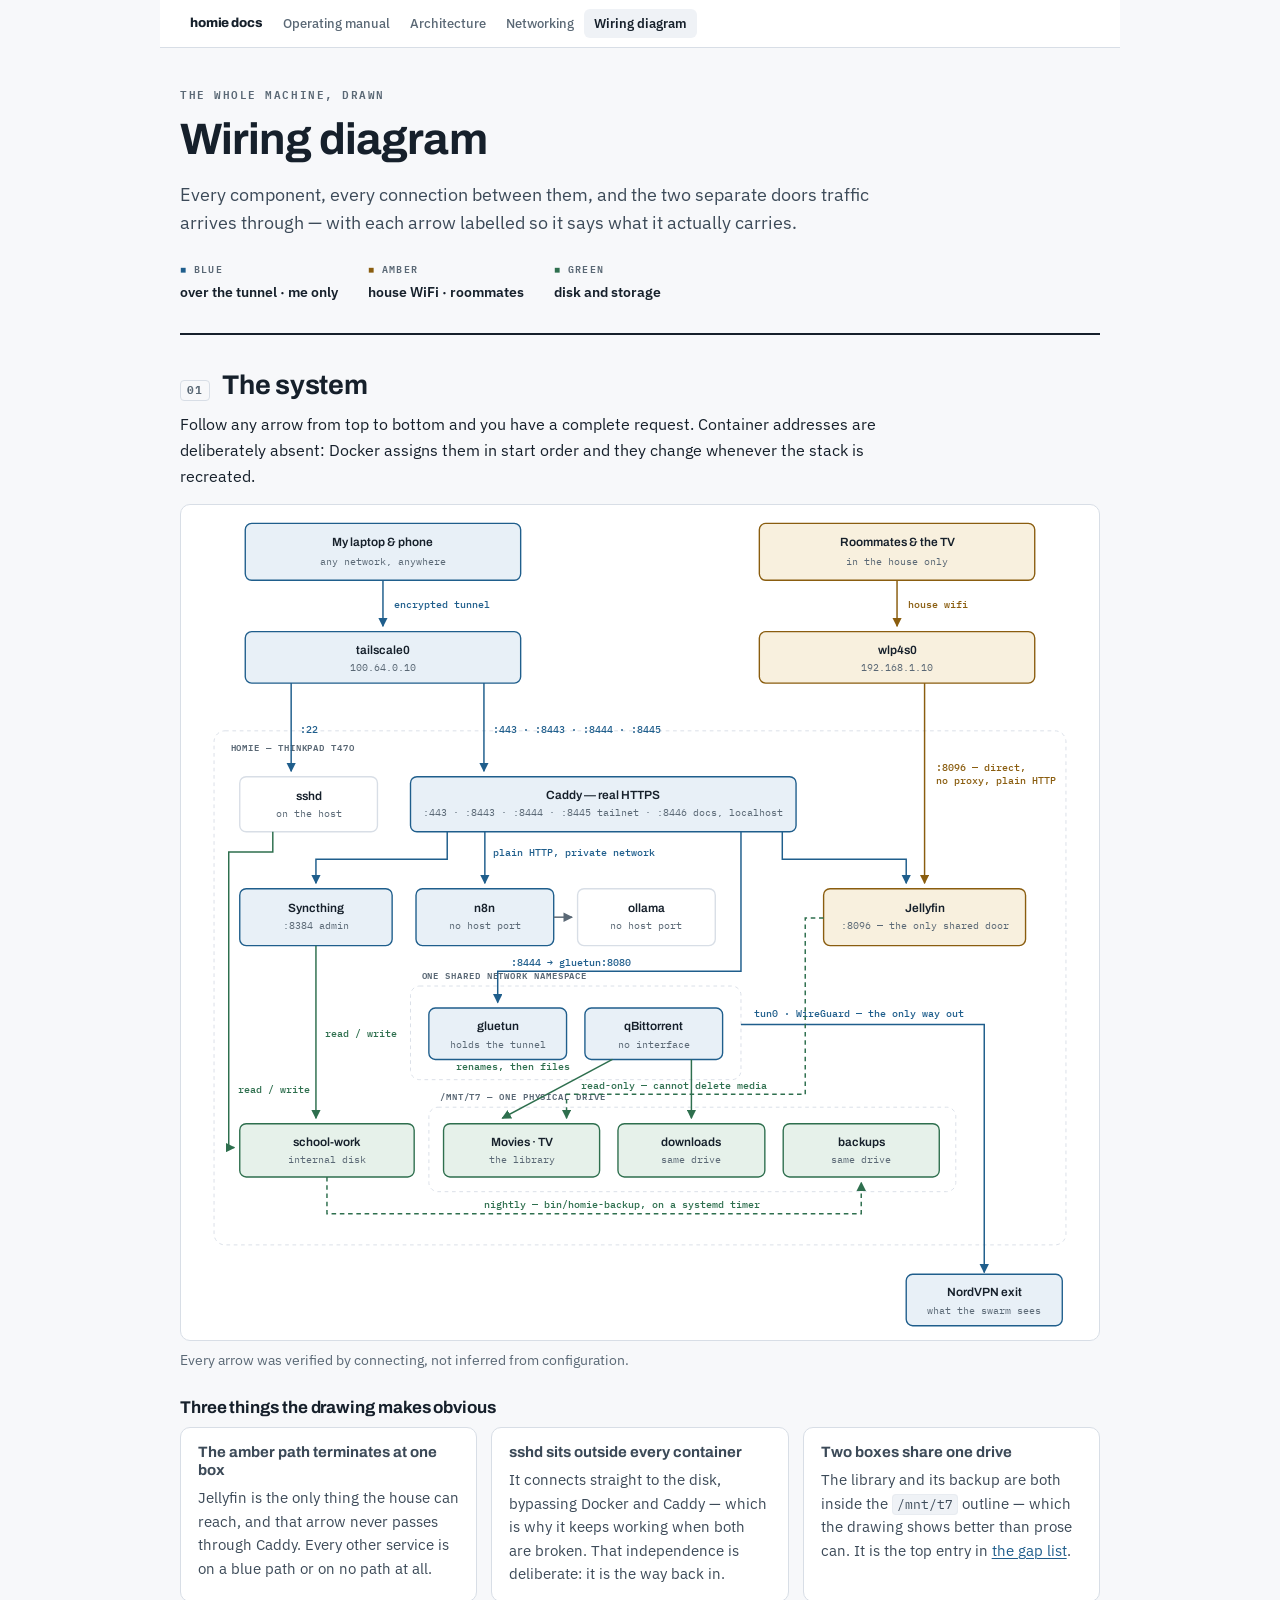
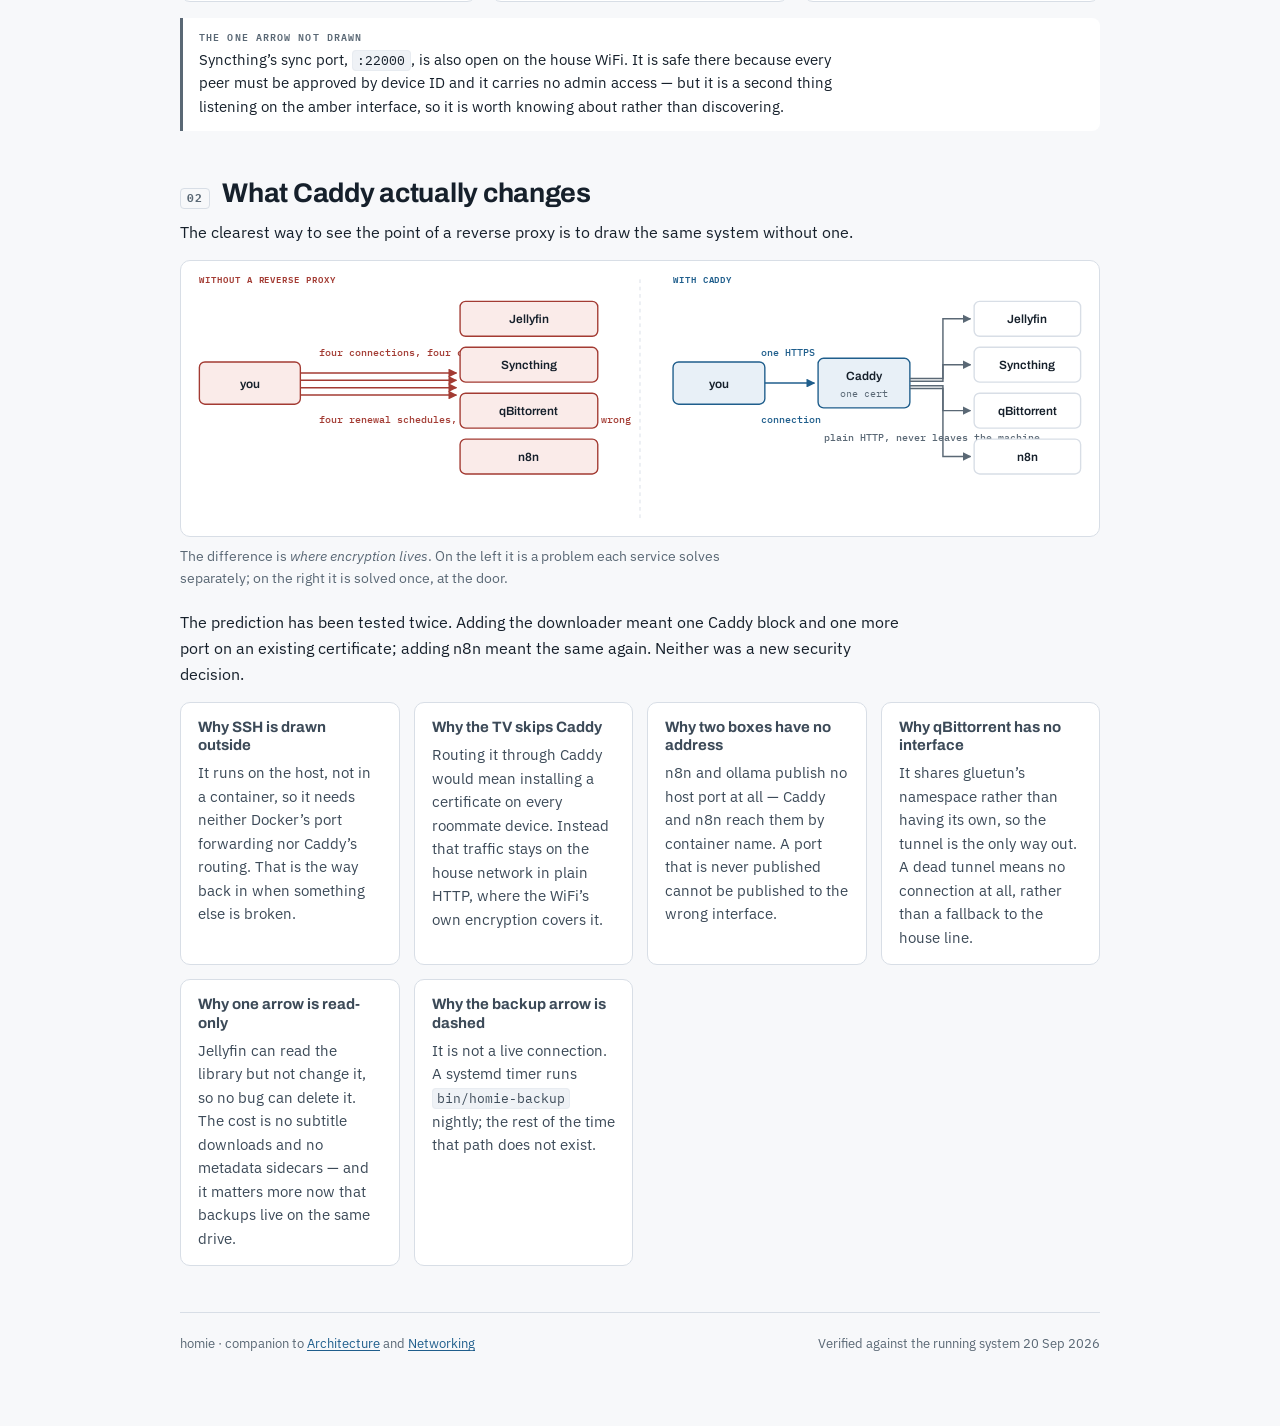
<file: docs/wiring-diagram.html>
<!doctype html>
<html lang="en">
<head>
<meta charset="utf-8">
<meta name="viewport" content="width=device-width,initial-scale=1,viewport-fit=cover">
<title>homie — wiring diagram</title>
<link rel="preconnect" href="https://fonts.googleapis.com">
<link rel="preconnect" href="https://fonts.gstatic.com" crossorigin>
<link rel="stylesheet" href="https://fonts.googleapis.com/css2?family=Archivo:wght@600;700;800&family=IBM+Plex+Mono:wght@400;500;600&family=IBM+Plex+Sans:wght@400;500;600&display=swap">
<link rel="stylesheet" href="homie.css">
</head>
<body>
<div class="wrap">

<nav class="nav">
  <a class="nav-home" href="index.html">homie docs</a>
  <a href="operating-manual.html">Operating manual</a>
  <a href="architecture.html">Architecture</a>
  <a href="networking.html">Networking</a>
  <a href="wiring-diagram.html" aria-current="page">Wiring diagram</a>
</nav>

<header class="masthead">
  <div class="eyebrow">The whole machine, drawn</div>
  <h1>Wiring diagram</h1>
  <p class="standfirst">
    Every component, every connection between them, and the two separate doors traffic
    arrives through — with each arrow labelled so it says what it actually carries.
  </p>
  <div class="facts">
    <div><div class="lbl"><span style="color:var(--tailnet)">■</span> Blue</div><div class="val">over the tunnel · me only</div></div>
    <div><div class="lbl"><span style="color:var(--lan)">■</span> Amber</div><div class="val">house WiFi · roommates</div></div>
    <div><div class="lbl"><span style="color:var(--disk)">■</span> Green</div><div class="val">disk and storage</div></div>
  </div>
</header>

<section id="system">
  <div class="sec-head"><span class="sec-num">01</span><h2>The system</h2></div>
  <p>
    Follow any arrow from top to bottom and you have a complete request. Container
    addresses are deliberately absent: Docker assigns them in start order and they change
    whenever the stack is recreated.
  </p>

  <figure>
    <div class="figwrap">
    <svg class="diagram" viewBox="0 0 1000 910" role="img"
         aria-label="System diagram of the homie home server. Two client groups arrive on two separate network interfaces. My own laptop and phone arrive over an encrypted tunnel on the tailscale0 interface and can reach sshd on port 22 and Caddy on ports 443, 8443, 8444 and 8445. Caddy forwards over a private Docker network to Syncthing, n8n and Jellyfin, and to gluetun on port 8080 for the qBittorrent control panel. n8n calls ollama for local language model inference. Roommates and the TV arrive over the wlp4s0 house WiFi interface and reach only Jellyfin on port 8096, never passing through Caddy. qBittorrent has no network interface of its own; it shares gluetun's network namespace, whose only route out is a WireGuard tunnel to a NordVPN exit server, so the address peers record is the VPN's and never the home connection. On disk, sshd and Syncthing both read and write the school-work folder on the internal disk, Jellyfin reads the Movies and TV folders read-only, qBittorrent writes to downloads and files finished media into those same folders, and a nightly timer mirrors school-work into the backups folder. Movies, TV, downloads and backups all sit on one external SSD mounted at slash mnt slash t7, so the library and its backup share a single physical drive.">

      <defs>
        <marker id="w-a" viewBox="0 0 10 10" refX="9" refY="5" markerWidth="6.5" markerHeight="6.5" orient="auto-start-reverse">
          <path d="M0,0 L10,5 L0,10 z" fill="var(--muted)"/></marker>
        <marker id="w-t" viewBox="0 0 10 10" refX="9" refY="5" markerWidth="6.5" markerHeight="6.5" orient="auto-start-reverse">
          <path d="M0,0 L10,5 L0,10 z" fill="var(--tailnet)"/></marker>
        <marker id="w-l" viewBox="0 0 10 10" refX="9" refY="5" markerWidth="6.5" markerHeight="6.5" orient="auto-start-reverse">
          <path d="M0,0 L10,5 L0,10 z" fill="var(--lan)"/></marker>
        <marker id="w-d" viewBox="0 0 10 10" refX="9" refY="5" markerWidth="6.5" markerHeight="6.5" orient="auto-start-reverse">
          <path d="M0,0 L10,5 L0,10 z" fill="var(--disk)"/></marker>
      </defs>

      <!-- ============ clients ============ -->
      <rect class="d-box d-box-t" x="70" y="20" width="300" height="62" rx="7"/>
      <text class="d-name" x="220" y="45" text-anchor="middle">My laptop &amp; phone</text>
      <text class="d-sub"  x="220" y="65" text-anchor="middle">any network, anywhere</text>

      <rect class="d-box d-box-l" x="630" y="20" width="300" height="62" rx="7"/>
      <text class="d-name" x="780" y="45" text-anchor="middle">Roommates &amp; the TV</text>
      <text class="d-sub"  x="780" y="65" text-anchor="middle">in the house only</text>

      <path class="d-line d-line-t" d="M220 82 V 132" marker-end="url(#w-t)"/>
      <text class="d-edge d-edge-t" x="232" y="112">encrypted tunnel</text>

      <path class="d-line d-line-l" d="M780 82 V 132" marker-end="url(#w-l)"/>
      <text class="d-edge d-edge-l" x="792" y="112">house wifi</text>

      <!-- ============ interfaces ============ -->
      <rect class="d-box d-box-t" x="70" y="138" width="300" height="56" rx="7"/>
      <text class="d-name" x="220" y="162" text-anchor="middle">tailscale0</text>
      <text class="d-sub"  x="220" y="181" text-anchor="middle">100.64.0.10</text>

      <rect class="d-box d-box-l" x="630" y="138" width="300" height="56" rx="7"/>
      <text class="d-name" x="780" y="162" text-anchor="middle">wlp4s0</text>
      <text class="d-sub"  x="780" y="181" text-anchor="middle">192.168.1.10</text>

      <!-- ============ homie enclosure ============ -->
      <rect class="d-zone" x="36" y="246" width="928" height="560" rx="12"/>
      <text class="d-zonelbl" x="54" y="268">homie — thinkpad t470</text>

      <!-- ---- host row ---- -->
      <rect class="d-box" x="64" y="296" width="150" height="60" rx="7"/>
      <text class="d-name" x="139" y="321" text-anchor="middle">sshd</text>
      <text class="d-sub"  x="139" y="340" text-anchor="middle">on the host</text>

      <rect class="d-box d-box-t" x="250" y="296" width="420" height="60" rx="7"/>
      <text class="d-name" x="460" y="320" text-anchor="middle">Caddy — real HTTPS</text>
      <text class="d-sub"  x="460" y="339" text-anchor="middle">:443 · :8443 · :8444 · :8445 tailnet   ·   :8446 docs, localhost</text>

      <path class="d-line d-line-t" d="M120 194 V 290" marker-end="url(#w-t)"/>
      <text class="d-edge d-edge-t" x="130" y="248">:22</text>

      <path class="d-line d-line-t" d="M330 194 V 290" marker-end="url(#w-t)"/>
      <text class="d-edge d-edge-t" x="340" y="248">:443 · :8443 · :8444 · :8445</text>

      <!-- LAN straight to Jellyfin, bypassing Caddy -->
      <path class="d-line d-line-l" d="M810 194 V 412" marker-end="url(#w-l)"/>
      <text class="d-edge d-edge-l" x="822" y="290">:8096 — direct,</text>
      <text class="d-edge d-edge-l" x="822" y="304">no proxy, plain HTTP</text>

      <!-- ---- container row ---- -->
      <rect class="d-box d-box-t" x="64" y="418" width="166" height="62" rx="7"/>
      <text class="d-name" x="147" y="443" text-anchor="middle">Syncthing</text>
      <text class="d-sub"  x="147" y="462" text-anchor="middle">:8384 admin</text>

      <rect class="d-box d-box-t" x="256" y="418" width="150" height="62" rx="7"/>
      <text class="d-name" x="331" y="443" text-anchor="middle">n8n</text>
      <text class="d-sub"  x="331" y="462" text-anchor="middle">no host port</text>

      <rect class="d-box" x="432" y="418" width="150" height="62" rx="7"/>
      <text class="d-name" x="507" y="443" text-anchor="middle">ollama</text>
      <text class="d-sub"  x="507" y="462" text-anchor="middle">no host port</text>

      <rect class="d-box d-box-l" x="700" y="418" width="220" height="62" rx="7"/>
      <text class="d-name" x="810" y="443" text-anchor="middle">Jellyfin</text>
      <text class="d-sub"  x="810" y="462" text-anchor="middle">:8096 — the only shared door</text>

      <path class="d-line d-line-t" d="M290 356 V 386 H 147 V 412" marker-end="url(#w-t)"/>
      <path class="d-line d-line-t" d="M331 356 V 412" marker-end="url(#w-t)"/>
      <text class="d-edge d-edge-t" x="340" y="382">plain HTTP, private network</text>

      <path class="d-line d-line-t" d="M655 356 V 386 H 790 V 412" marker-end="url(#w-t)"/>

      <path class="d-line" d="M406 449 H 426" marker-end="url(#w-a)"/>

      <!-- ---- VPN namespace ---- -->
      <rect class="d-zone" x="250" y="524" width="360" height="102" rx="10"/>
      <text class="d-zonelbl" x="262" y="516">one shared network namespace</text>

      <rect class="d-box d-box-t" x="270" y="548" width="150" height="56" rx="7"/>
      <text class="d-name" x="345" y="572" text-anchor="middle">gluetun</text>
      <text class="d-sub"  x="345" y="591" text-anchor="middle">holds the tunnel</text>

      <rect class="d-box d-box-t" x="440" y="548" width="150" height="56" rx="7"/>
      <text class="d-name" x="515" y="572" text-anchor="middle">qBittorrent</text>
      <text class="d-sub"  x="515" y="591" text-anchor="middle">no interface</text>

      <path class="d-line d-line-t" d="M610 356 V 508 H 345 V 542" marker-end="url(#w-t)"/>
      <text class="d-edge d-edge-t" x="360" y="502">:8444 → gluetun:8080</text>

      <!-- tunnel out, leaving the machine -->
      <path class="d-line d-line-t" d="M610 566 H 875 V 836" marker-end="url(#w-t)"/>
      <text class="d-edge d-edge-t" x="624" y="558">tun0 · WireGuard — the only way out</text>

      <rect class="d-box d-box-t" x="790" y="838" width="170" height="56" rx="7"/>
      <text class="d-name" x="875" y="862" text-anchor="middle">NordVPN exit</text>
      <text class="d-sub"  x="875" y="881" text-anchor="middle">what the swarm sees</text>

      <!-- ---- disk row ---- -->
      <rect class="d-box d-box-d" x="64" y="674" width="190" height="58" rx="7"/>
      <text class="d-name" x="159" y="698" text-anchor="middle">school-work</text>
      <text class="d-sub"  x="159" y="717" text-anchor="middle">internal disk</text>

      <rect class="d-zone" x="270" y="656" width="574" height="92" rx="10"/>
      <text class="d-zonelbl" x="282" y="648">/mnt/t7 — one physical drive</text>

      <rect class="d-box d-box-d" x="286" y="674" width="170" height="58" rx="7"/>
      <text class="d-name" x="371" y="698" text-anchor="middle">Movies · TV</text>
      <text class="d-sub"  x="371" y="717" text-anchor="middle">the library</text>

      <rect class="d-box d-box-d" x="476" y="674" width="160" height="58" rx="7"/>
      <text class="d-name" x="556" y="698" text-anchor="middle">downloads</text>
      <text class="d-sub"  x="556" y="717" text-anchor="middle">same drive</text>

      <rect class="d-box d-box-d" x="656" y="674" width="170" height="58" rx="7"/>
      <text class="d-name" x="741" y="698" text-anchor="middle">backups</text>
      <text class="d-sub"  x="741" y="717" text-anchor="middle">same drive</text>

      <!-- sshd down the left margin to school-work -->
      <path class="d-line d-line-d" d="M100 356 V 378 H 52 V 700 H 58" marker-end="url(#w-d)"/>
      <text class="d-edge d-edge-d" x="62" y="640">read / write</text>

      <!-- syncthing straight down -->
      <path class="d-line d-line-d" d="M147 480 V 668" marker-end="url(#w-d)"/>
      <text class="d-edge d-edge-d" x="157" y="580">read / write</text>

      <!-- jellyfin, read-only, around the outside -->
      <path class="d-line d-line-d d-dash" d="M700 450 H 680 V 642 H 420 V 668" marker-end="url(#w-d)"/>
      <text class="d-edge d-edge-d" x="436" y="636">read-only — cannot delete media</text>

      <!-- qbittorrent writes -->
      <path class="d-line d-line-d" d="M556 604 V 668" marker-end="url(#w-d)"/>
      <path class="d-line d-line-d" d="M470 604 L 350 668" marker-end="url(#w-d)"/>
      <text class="d-edge d-edge-d" x="300" y="616">renames, then files</text>

      <!-- nightly backup mirror -->
      <path class="d-line d-line-d d-dash" d="M159 732 V 772 H 741 V 738" marker-end="url(#w-d)"/>
      <text class="d-edge d-edge-d" x="330" y="766">nightly — bin/homie-backup, on a systemd timer</text>

    </svg>
    </div>
    <figcaption>
      Every arrow was verified by connecting, not inferred from configuration.
    </figcaption>
  </figure>

  <h3>Three things the drawing makes obvious</h3>

  <div class="cards cards-3">
    <div class="card">
      <h4>The amber path terminates at one box</h4>
      <p>
        Jellyfin is the only thing the house can reach, and that arrow never passes
        through Caddy. Every other service is on a blue path or on no path at all.
      </p>
    </div>
    <div class="card">
      <h4>sshd sits outside every container</h4>
      <p>
        It connects straight to the disk, bypassing Docker and Caddy — which is why it
        keeps working when both are broken. That independence is deliberate: it is the
        way back in.
      </p>
    </div>
    <div class="card">
      <h4>Two boxes share one drive</h4>
      <p>
        The library and its backup are both inside the <code>/mnt/t7</code> outline —
        which the drawing shows better than prose can. It is the top entry in
        <a href="operating-manual.html#gaps">the gap list</a>.
      </p>
    </div>
  </div>

  <div class="note">
    <span class="lbl">The one arrow not drawn</span>
    <p>
      Syncthing’s sync port, <code>:22000</code>, is also open on the house WiFi. It is
      safe there because every peer must be approved by device ID and it carries no
      admin access — but it is a second thing listening on the amber interface, so it is
      worth knowing about rather than discovering.
    </p>
  </div>
</section>

<section id="proxy">
  <div class="sec-head"><span class="sec-num">02</span><h2>What Caddy actually changes</h2></div>
  <p>The clearest way to see the point of a reverse proxy is to draw the same system without one.</p>

  <figure>
    <div class="figwrap">
    <svg class="diagram" viewBox="0 0 1000 300" role="img"
         aria-label="Comparison. On the left, without a reverse proxy, one client draws four separate encrypted connections to four services, each on its own port and each having to solve certificates independently. On the right, with Caddy, the client makes one encrypted connection to Caddy, which forwards to the same four services over plain HTTP on a private network.">
      <defs>
        <marker id="p-a" viewBox="0 0 10 10" refX="9" refY="5" markerWidth="6" markerHeight="6" orient="auto-start-reverse">
          <path d="M0,0 L10,5 L0,10 z" fill="var(--muted)"/></marker>
        <marker id="p-x" viewBox="0 0 10 10" refX="9" refY="5" markerWidth="6" markerHeight="6" orient="auto-start-reverse">
          <path d="M0,0 L10,5 L0,10 z" fill="var(--alert)"/></marker>
        <marker id="p-t" viewBox="0 0 10 10" refX="9" refY="5" markerWidth="6" markerHeight="6" orient="auto-start-reverse">
          <path d="M0,0 L10,5 L0,10 z" fill="var(--tailnet)"/></marker>
      </defs>

      <!-- LEFT -->
      <text class="d-zonelbl" x="20" y="24" style="fill:var(--alert)">without a reverse proxy</text>
      <rect class="d-box d-box-a" x="20" y="110" width="110" height="46" rx="6"/>
      <text class="d-name" x="75" y="138" text-anchor="middle">you</text>

      <path class="d-line d-line-a" d="M130 122 H 300" marker-end="url(#p-x)"/>
      <path class="d-line d-line-a" d="M130 130 H 300" marker-end="url(#p-x)"/>
      <path class="d-line d-line-a" d="M130 138 H 300" marker-end="url(#p-x)"/>
      <path class="d-line d-line-a" d="M130 146 H 300" marker-end="url(#p-x)"/>
      <text class="d-edge d-edge-a" x="150" y="104">four connections, four certificates,</text>
      <text class="d-edge d-edge-a" x="150" y="176">four renewal schedules, four chances to get it wrong</text>

      <rect class="d-box d-box-a" x="304" y="44"  width="150" height="38" rx="6"/>
      <text class="d-name" x="379" y="68" text-anchor="middle">Jellyfin</text>
      <rect class="d-box d-box-a" x="304" y="94"  width="150" height="38" rx="6"/>
      <text class="d-name" x="379" y="118" text-anchor="middle">Syncthing</text>
      <rect class="d-box d-box-a" x="304" y="144" width="150" height="38" rx="6"/>
      <text class="d-name" x="379" y="168" text-anchor="middle">qBittorrent</text>
      <rect class="d-box d-box-a" x="304" y="194" width="150" height="38" rx="6"/>
      <text class="d-name" x="379" y="218" text-anchor="middle">n8n</text>

      <line x1="500" y1="20" x2="500" y2="280" stroke="var(--rule)" stroke-width="1" stroke-dasharray="4 4"/>

      <!-- RIGHT -->
      <text class="d-zonelbl" x="536" y="24" style="fill:var(--tailnet)">with Caddy</text>
      <rect class="d-box d-box-t" x="536" y="110" width="100" height="46" rx="6"/>
      <text class="d-name" x="586" y="138" text-anchor="middle">you</text>

      <path class="d-line d-line-t" d="M636 133 H 690" marker-end="url(#p-t)"/>
      <text class="d-edge d-edge-t" x="632" y="104">one HTTPS</text>
      <text class="d-edge d-edge-t" x="632" y="176">connection</text>

      <rect class="d-box d-box-t" x="694" y="106" width="100" height="54" rx="6"/>
      <text class="d-name" x="744" y="130" text-anchor="middle">Caddy</text>
      <text class="d-sub"  x="744" y="148" text-anchor="middle">one cert</text>

      <path class="d-line" d="M794 128 H 830 V 63  H 860" marker-end="url(#p-a)"/>
      <path class="d-line" d="M794 131 H 830 V 113 H 860" marker-end="url(#p-a)"/>
      <path class="d-line" d="M794 136 H 830 V 163 H 860" marker-end="url(#p-a)"/>
      <path class="d-line" d="M794 139 H 830 V 213 H 860" marker-end="url(#p-a)"/>
      <text class="d-edge" x="700" y="196">plain HTTP, never leaves the machine</text>

      <rect class="d-box" x="864" y="44"  width="116" height="38" rx="6"/>
      <text class="d-name" x="922" y="68" text-anchor="middle">Jellyfin</text>
      <rect class="d-box" x="864" y="94"  width="116" height="38" rx="6"/>
      <text class="d-name" x="922" y="118" text-anchor="middle">Syncthing</text>
      <rect class="d-box" x="864" y="144" width="116" height="38" rx="6"/>
      <text class="d-name" x="922" y="168" text-anchor="middle">qBittorrent</text>
      <rect class="d-box" x="864" y="194" width="116" height="38" rx="6"/>
      <text class="d-name" x="922" y="218" text-anchor="middle">n8n</text>
    </svg>
    </div>
    <figcaption>
      The difference is <em>where encryption lives</em>. On the left it is a problem each
      service solves separately; on the right it is solved once, at the door.
    </figcaption>
  </figure>

  <p>
    The prediction has been tested twice. Adding the downloader meant one Caddy block and
    one more port on an existing certificate; adding n8n meant the same again. Neither
    was a new security decision.
  </p>

  <div class="cards cards-3">
    <div class="card">
      <h4>Why SSH is drawn outside</h4>
      <p>
        It runs on the host, not in a container, so it needs neither Docker’s port
        forwarding nor Caddy’s routing. That is the way back in when something else is
        broken.
      </p>
    </div>
    <div class="card">
      <h4>Why the TV skips Caddy</h4>
      <p>
        Routing it through Caddy would mean installing a certificate on every roommate
        device. Instead that traffic stays on the house network in plain HTTP, where the
        WiFi’s own encryption covers it.
      </p>
    </div>
    <div class="card">
      <h4>Why two boxes have no address</h4>
      <p>
        n8n and ollama publish no host port at all — Caddy and n8n reach them by
        container name. A port that is never published cannot be published to the wrong
        interface.
      </p>
    </div>
    <div class="card">
      <h4>Why qBittorrent has no interface</h4>
      <p>
        It shares gluetun’s namespace rather than having its own, so the tunnel is the
        only way out. A dead tunnel means no connection at all, rather than a fallback to
        the house line.
      </p>
    </div>
    <div class="card">
      <h4>Why one arrow is read-only</h4>
      <p>
        Jellyfin can read the library but not change it, so no bug can delete it. The
        cost is no subtitle downloads and no metadata sidecars — and it matters more now
        that backups live on the same drive.
      </p>
    </div>
    <div class="card">
      <h4>Why the backup arrow is dashed</h4>
      <p>
        It is not a live connection. A systemd timer runs
        <code>bin/homie-backup</code> nightly; the rest of the time that path does not
        exist.
      </p>
    </div>
  </div>
</section>

<footer>
  <span>homie · companion to <a href="architecture.html">Architecture</a> and <a href="networking.html">Networking</a></span>
  <span>Verified against the running system 20 Sep 2026</span>
</footer>

</div>
</body>
</html>
</file>
<file: docs/homie.css>
/* homie.css — one stylesheet for every page in docs/.
 *
 * Served read-only by Caddy at http://localhost:8446 (see the :8446 block in
 * ../Caddyfile). Edit here and every page changes; there is no per-page CSS.
 *
 * Colour is load-bearing and consistent across all pages:
 *   blue  = tailnet / private / encrypted     amber = LAN / house / plain HTTP
 *   green = disk, storage, "verified ok"      red   = exposed, missing, a gap
 */

:root {
  --ground:#F7F8FA; --surface:#FFFFFF; --surface-2:#EFF2F6;
  --ink:#16202B; --ink-2:#3C4A58; --muted:#5A6875;
  --rule:#D8DEE6; --rule-2:#E8ECF1;

  --tailnet:#1F5E8C; --tailnet-bg:#E8F0F7;
  --lan:#8A5D0F;     --lan-bg:#F8F0DE;
  --disk:#2E6F4E;    --disk-bg:#E6F1EA;
  --alert:#A33B33;   --alert-bg:#FAEBE9;

  --sans:"IBM Plex Sans",ui-sans-serif,system-ui,-apple-system,"Segoe UI",sans-serif;
  --disp:"Archivo","IBM Plex Sans",ui-sans-serif,system-ui,sans-serif;
  --mono:"IBM Plex Mono",ui-monospace,SFMono-Regular,Menlo,Consolas,monospace;
  --measure:72ch;
}

@media (prefers-color-scheme:dark) {
  :root:not([data-theme="light"]) {
    --ground:#0F151B; --surface:#161E26; --surface-2:#1D2831;
    --ink:#E4E9EE; --ink-2:#BCC7D2; --muted:#8A99A8;
    --rule:#2A3641; --rule-2:#222D37;
    --tailnet:#5FA8D8; --tailnet-bg:#152634;
    --lan:#D9A03C;     --lan-bg:#2A2114;
    --disk:#5FA87C;    --disk-bg:#14251C;
    --alert:#D77A70;   --alert-bg:#2B1917;
  }
}
:root[data-theme="dark"] {
  --ground:#0F151B; --surface:#161E26; --surface-2:#1D2831;
  --ink:#E4E9EE; --ink-2:#BCC7D2; --muted:#8A99A8;
  --rule:#2A3641; --rule-2:#222D37;
  --tailnet:#5FA8D8; --tailnet-bg:#152634;
  --lan:#D9A03C;     --lan-bg:#2A2114;
  --disk:#5FA87C;    --disk-bg:#14251C;
  --alert:#D77A70;   --alert-bg:#2B1917;
}

/* ---- base ------------------------------------------------------------- */

*,*::before,*::after { box-sizing:border-box; }

body {
  margin:0; background:var(--ground); color:var(--ink);
  font:400 16px/1.62 var(--sans);
  -webkit-text-size-adjust:100%;
}

.wrap { max-width:960px; margin:0 auto; padding:0 20px 72px; }

h1,h2,h3,h4 { font-family:var(--disp); font-weight:700; line-height:1.22; margin:0; }
h1 { font-size:clamp(28px,5vw,44px); letter-spacing:-.02em; }
h2 { font-size:clamp(21px,3.2vw,27px); letter-spacing:-.01em; }
h3 { font-size:17px; letter-spacing:-.005em; }
h4 { font-size:15px; }

p { margin:0 0 14px; max-width:var(--measure); }
p:last-child { margin-bottom:0; }

a { color:var(--tailnet); text-decoration-thickness:1px; text-underline-offset:2px; }

code, .mono { font-family:var(--mono); font-size:.88em; }
:not(pre) > code {
  background:var(--surface-2); border:1px solid var(--rule-2);
  border-radius:4px; padding:.08em .34em; overflow-wrap:break-word;
}
pre {
  font-family:var(--mono); font-size:13px; line-height:1.55;
  background:var(--surface-2); border:1px solid var(--rule-2);
  border-radius:8px; padding:12px 14px; margin:0 0 14px;
  overflow-x:auto;
}
pre code { background:none; border:0; padding:0; font-size:inherit; }

hr { border:0; border-top:1px solid var(--rule); margin:40px 0; }

kbd {
  font-family:var(--mono); font-size:.82em; line-height:1;
  background:var(--surface); border:1px solid var(--rule);
  border-bottom-width:2px; border-radius:4px; padding:.15em .38em;
  white-space:nowrap;
}

ul,ol { margin:0 0 14px; padding-left:22px; max-width:var(--measure); }
li { margin:0 0 6px; }
li > ul, li > ol { margin-top:6px; }

/* ---- cross-doc nav ---------------------------------------------------- */

.nav {
  display:flex; flex-wrap:wrap; gap:2px 0; align-items:center;
  border-bottom:1px solid var(--rule); background:var(--surface);
  margin:0 -20px 0; padding:9px 20px;
  font-size:13px;
}
.nav a {
  color:var(--muted); text-decoration:none; font-weight:500;
  padding:4px 10px; border-radius:6px; white-space:nowrap;
}
.nav a:hover { background:var(--surface-2); color:var(--ink); }
.nav a[aria-current="page"] { color:var(--ink); background:var(--surface-2); font-weight:600; }
.nav .nav-home { font-family:var(--disp); font-weight:800; color:var(--ink); letter-spacing:-.01em; }

/* ---- masthead --------------------------------------------------------- */

.masthead { padding:40px 0 26px; border-bottom:2px solid var(--ink); margin-bottom:34px; }
.eyebrow {
  font:600 11px/1 var(--mono); letter-spacing:.14em; text-transform:uppercase;
  color:var(--muted); margin-bottom:14px;
}
.standfirst {
  font-size:18px; line-height:1.55; color:var(--ink-2);
  max-width:64ch; margin:14px 0 0;
}

/* Fact strip under the masthead: label + value pairs. */
.facts { display:flex; flex-wrap:wrap; gap:0 30px; margin-top:22px; }
.facts div { padding:2px 0; }
.facts dt, .facts .lbl {
  font:600 10px/1 var(--mono); letter-spacing:.11em; text-transform:uppercase;
  color:var(--muted); margin-bottom:4px;
}
.facts dd, .facts .val { margin:0; font-size:14px; font-weight:600; }

/* ---- sections --------------------------------------------------------- */

section { margin:0 0 46px; scroll-margin-top:16px; }
.sec-head { display:flex; align-items:baseline; gap:12px; margin:0 0 6px; }
.sec-num {
  font:700 11px/1 var(--mono); letter-spacing:.1em; color:var(--muted);
  border:1px solid var(--rule); border-radius:4px; padding:4px 6px; flex:none;
}
.sec-head + p, .sec-head + .standfirst { margin-top:10px; }
h3 { margin:26px 0 8px; }
h4 { margin:20px 0 6px; color:var(--ink-2); }

/* ---- tables ----------------------------------------------------------- */

.tablewrap { overflow-x:auto; margin:0 0 16px; }
table { border-collapse:collapse; width:100%; font-size:14.5px; }
th, td { text-align:left; padding:9px 12px; border-bottom:1px solid var(--rule-2); vertical-align:top; }
th {
  font:600 10px/1.3 var(--mono); letter-spacing:.09em; text-transform:uppercase;
  color:var(--muted); border-bottom:1px solid var(--rule); white-space:nowrap;
}
tbody tr:last-child td { border-bottom:0; }
td code { white-space:nowrap; }

/* ---- callouts --------------------------------------------------------- */

.note {
  border-left:3px solid var(--muted);
  background:var(--surface); border-radius:0 8px 8px 0;
  padding:13px 16px; margin:0 0 16px; font-size:14.5px;
}
.note > :last-child { margin-bottom:0; }
.note .lbl {
  display:block; font:600 10px/1 var(--mono); letter-spacing:.11em;
  text-transform:uppercase; margin-bottom:7px; color:var(--muted);
}
.note-warn { border-left-color:var(--alert); background:var(--alert-bg); }
.note-warn .lbl { color:var(--alert); }
.note-ok   { border-left-color:var(--disk); background:var(--disk-bg); }
.note-ok .lbl { color:var(--disk); }
.note-info { border-left-color:var(--tailnet); background:var(--tailnet-bg); }
.note-info .lbl { color:var(--tailnet); }

/* ---- cards ------------------------------------------------------------ */

.cards { display:grid; gap:14px; margin:0 0 16px; }
.cards-2 { grid-template-columns:repeat(auto-fit,minmax(260px,1fr)); }
.cards-3 { grid-template-columns:repeat(auto-fit,minmax(210px,1fr)); }

.card {
  background:var(--surface); border:1px solid var(--rule);
  border-radius:10px; padding:15px 17px;
}
.card > :last-child { margin-bottom:0; }
.card h3, .card h4 { margin:0 0 7px; }
.card p { font-size:14.5px; color:var(--ink-2); }

/* A decision card: verdict chip, heading, then the reasoning. */
.card .verdict {
  display:inline-block; font:600 10px/1 var(--mono); letter-spacing:.1em;
  text-transform:uppercase; padding:4px 7px; border-radius:4px;
  background:var(--surface-2); color:var(--muted); margin-bottom:9px;
}

/* ---- chips / tags ----------------------------------------------------- */

.tag {
  display:inline-block; font:600 10.5px/1 var(--mono); letter-spacing:.07em;
  text-transform:uppercase; padding:4px 7px; border-radius:4px;
  background:var(--surface-2); color:var(--muted); white-space:nowrap;
}
.tag-tailnet { background:var(--tailnet-bg); color:var(--tailnet); }
.tag-lan     { background:var(--lan-bg);     color:var(--lan); }
.tag-ok      { background:var(--disk-bg);    color:var(--disk); }
.tag-gap     { background:var(--alert-bg);   color:var(--alert); }

/* ---- address block ---------------------------------------------------- */

.addr {
  display:flex; flex-wrap:wrap; align-items:baseline; gap:4px 14px;
  background:var(--surface); border:1px solid var(--rule);
  border-left:3px solid var(--tailnet);
  border-radius:0 8px 8px 0; padding:11px 15px; margin:0 0 12px;
}
.addr .lbl {
  font:600 10px/1.4 var(--mono); letter-spacing:.1em; text-transform:uppercase;
  color:var(--muted);
}
.addr .val { font-family:var(--mono); font-size:14px; font-weight:500; overflow-wrap:anywhere; }
.addr-lan { border-left-color:var(--lan); }

/* ---- numbered procedure ----------------------------------------------- */

.steps { list-style:none; counter-reset:s; padding:0; margin:0 0 16px; max-width:var(--measure); }
.steps > li {
  counter-increment:s; position:relative; padding:0 0 14px 38px; margin:0;
  border-left:1px solid var(--rule); margin-left:11px;
}
.steps > li:last-child { border-left-color:transparent; padding-bottom:0; }
.steps > li::before {
  content:counter(s); position:absolute; left:-11px; top:0;
  width:22px; height:22px; border-radius:50%;
  background:var(--surface); border:1px solid var(--rule); color:var(--muted);
  font:600 11px/20px var(--mono); text-align:center;
}
.steps > li > :last-child { margin-bottom:0; }
.steps strong { font-weight:600; }

/* ---- diagrams --------------------------------------------------------- */

figure { margin:0 0 20px; }
.diagram {
  display:block; width:100%; height:auto;
  background:var(--surface); border:1px solid var(--rule); border-radius:10px;
}
.figwrap { overflow-x:auto; }
figcaption { font-size:13.5px; color:var(--muted); margin-top:9px; max-width:var(--measure); }

/* SVG primitives, shared by every diagram on every page. */
.d-box    { fill:var(--surface); stroke:var(--rule); stroke-width:1.5; }
.d-box-t  { fill:var(--tailnet-bg); stroke:var(--tailnet); }
.d-box-l  { fill:var(--lan-bg);     stroke:var(--lan); }
.d-box-d  { fill:var(--disk-bg);    stroke:var(--disk); }
.d-box-a  { fill:var(--alert-bg);   stroke:var(--alert); }
.d-zone   { fill:none; stroke:var(--rule); stroke-width:1; stroke-dasharray:4 4; }
.d-line   { fill:none; stroke:var(--muted); stroke-width:1.6; }
.d-line-t { stroke:var(--tailnet); }
.d-line-l { stroke:var(--lan); }
.d-line-d { stroke:var(--disk); }
.d-line-a { stroke:var(--alert); }
.d-dash   { stroke-dasharray:5 4; }

.d-name { font:600 13px var(--disp); fill:var(--ink); }
.d-sub  { font:400 11px var(--mono); fill:var(--muted); }
.d-edge { font:500 10.5px var(--mono); fill:var(--muted); }
.d-edge-t { fill:var(--tailnet); }
.d-edge-l { fill:var(--lan); }
.d-edge-d { fill:var(--disk); }
.d-edge-a { fill:var(--alert); }
.d-zonelbl {
  font:600 10px var(--mono); fill:var(--muted);
  letter-spacing:.1em; text-transform:uppercase;
}

/* ---- footer ----------------------------------------------------------- */

footer {
  border-top:1px solid var(--rule); margin-top:8px; padding:20px 0 0;
  font-size:13px; color:var(--muted);
  display:flex; flex-wrap:wrap; gap:6px 18px; justify-content:space-between;
}

/* ---- narrow screens --------------------------------------------------- */

@media (max-width:560px) {
  body { font-size:15.5px; }
  .wrap { padding:0 16px 56px; }
  .nav { margin:0 -16px; padding:8px 16px; }
  .masthead { padding:26px 0 20px; }
  .facts { gap:0 20px; }
  .sec-num { padding:3px 5px; }
}
</file>
